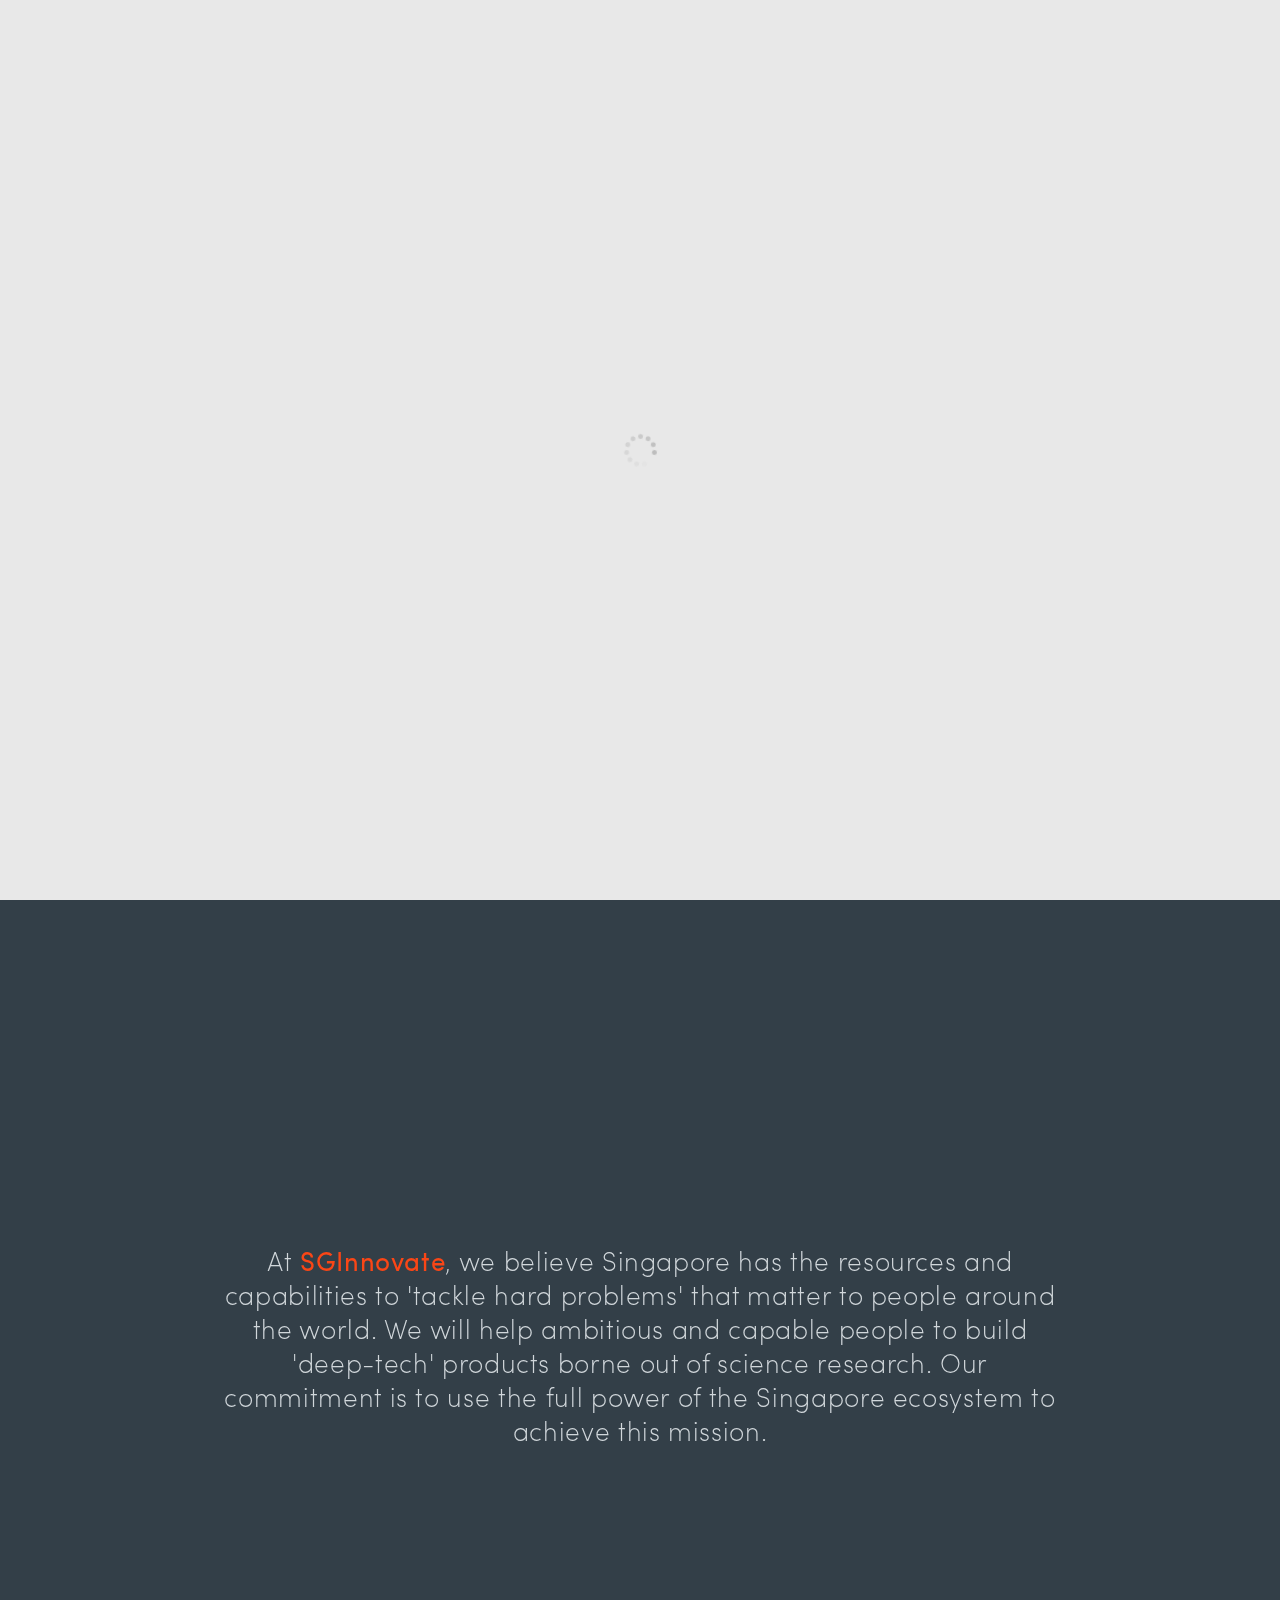
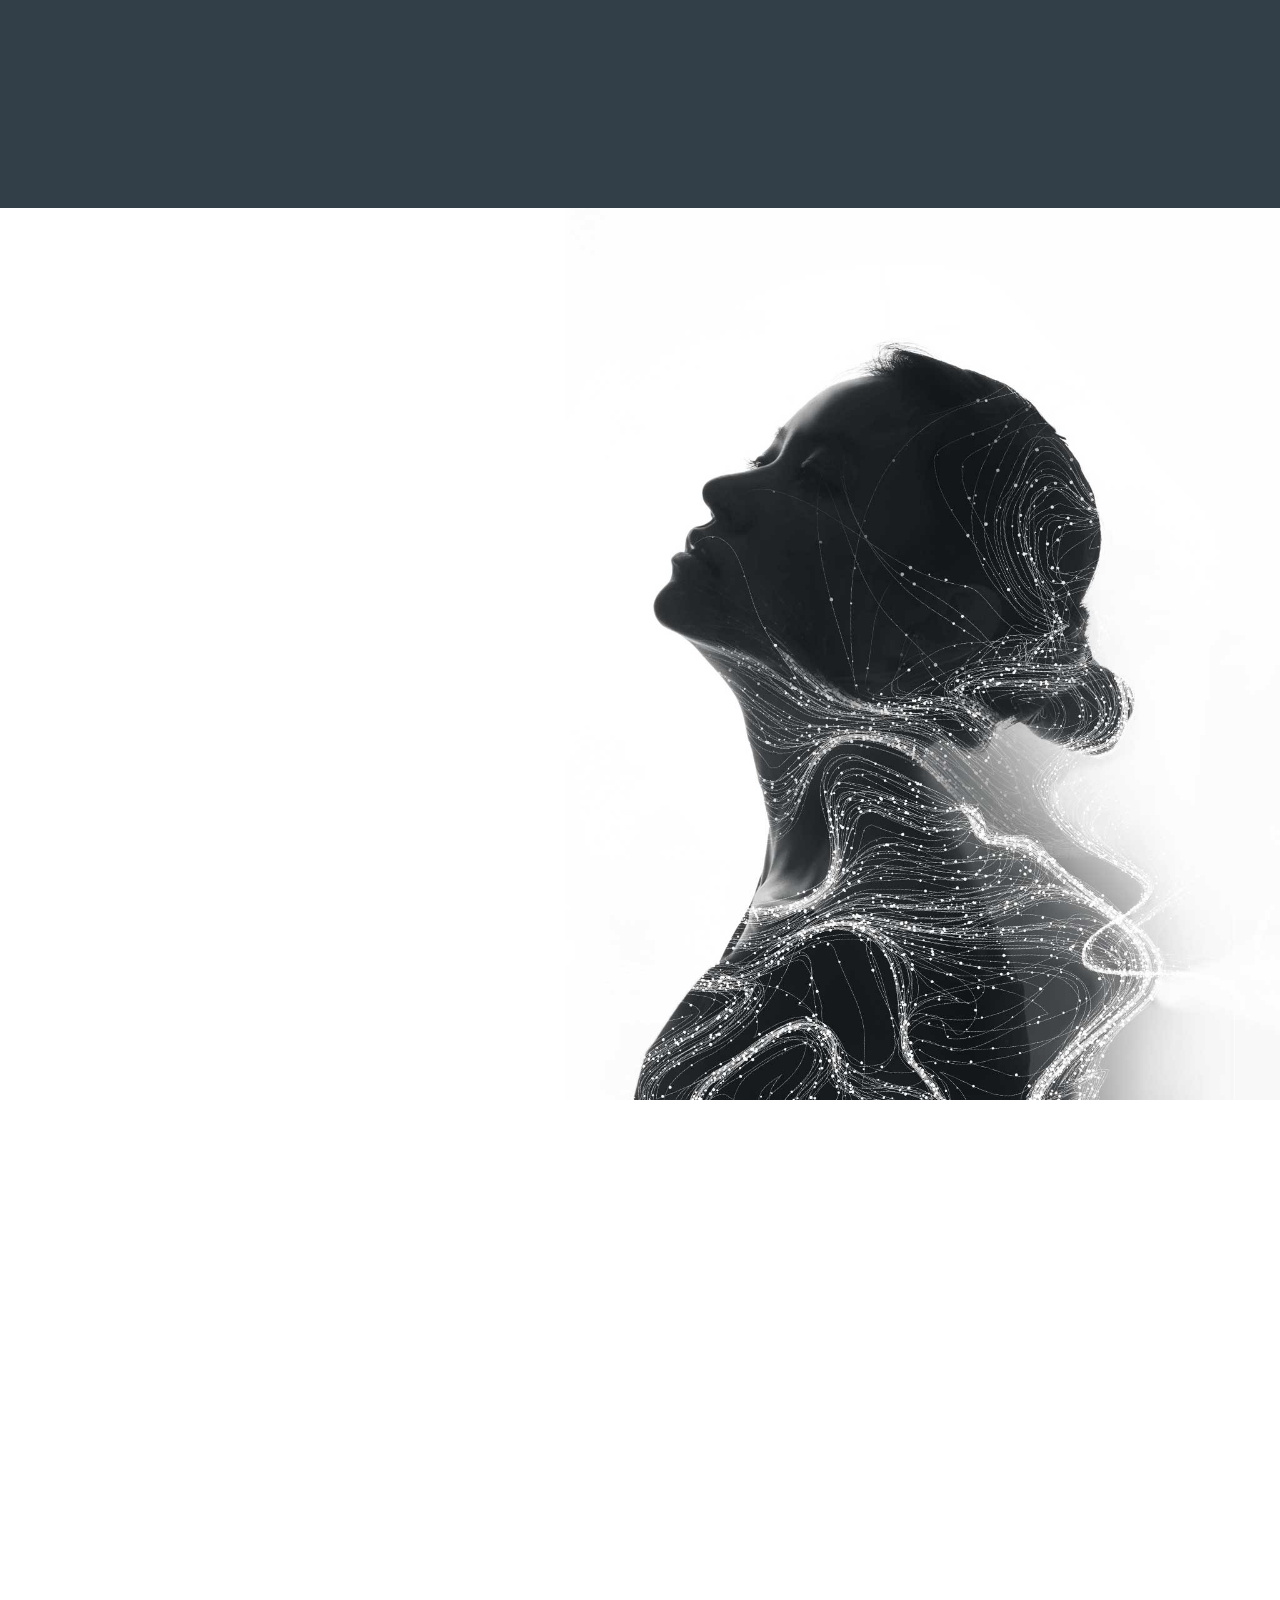
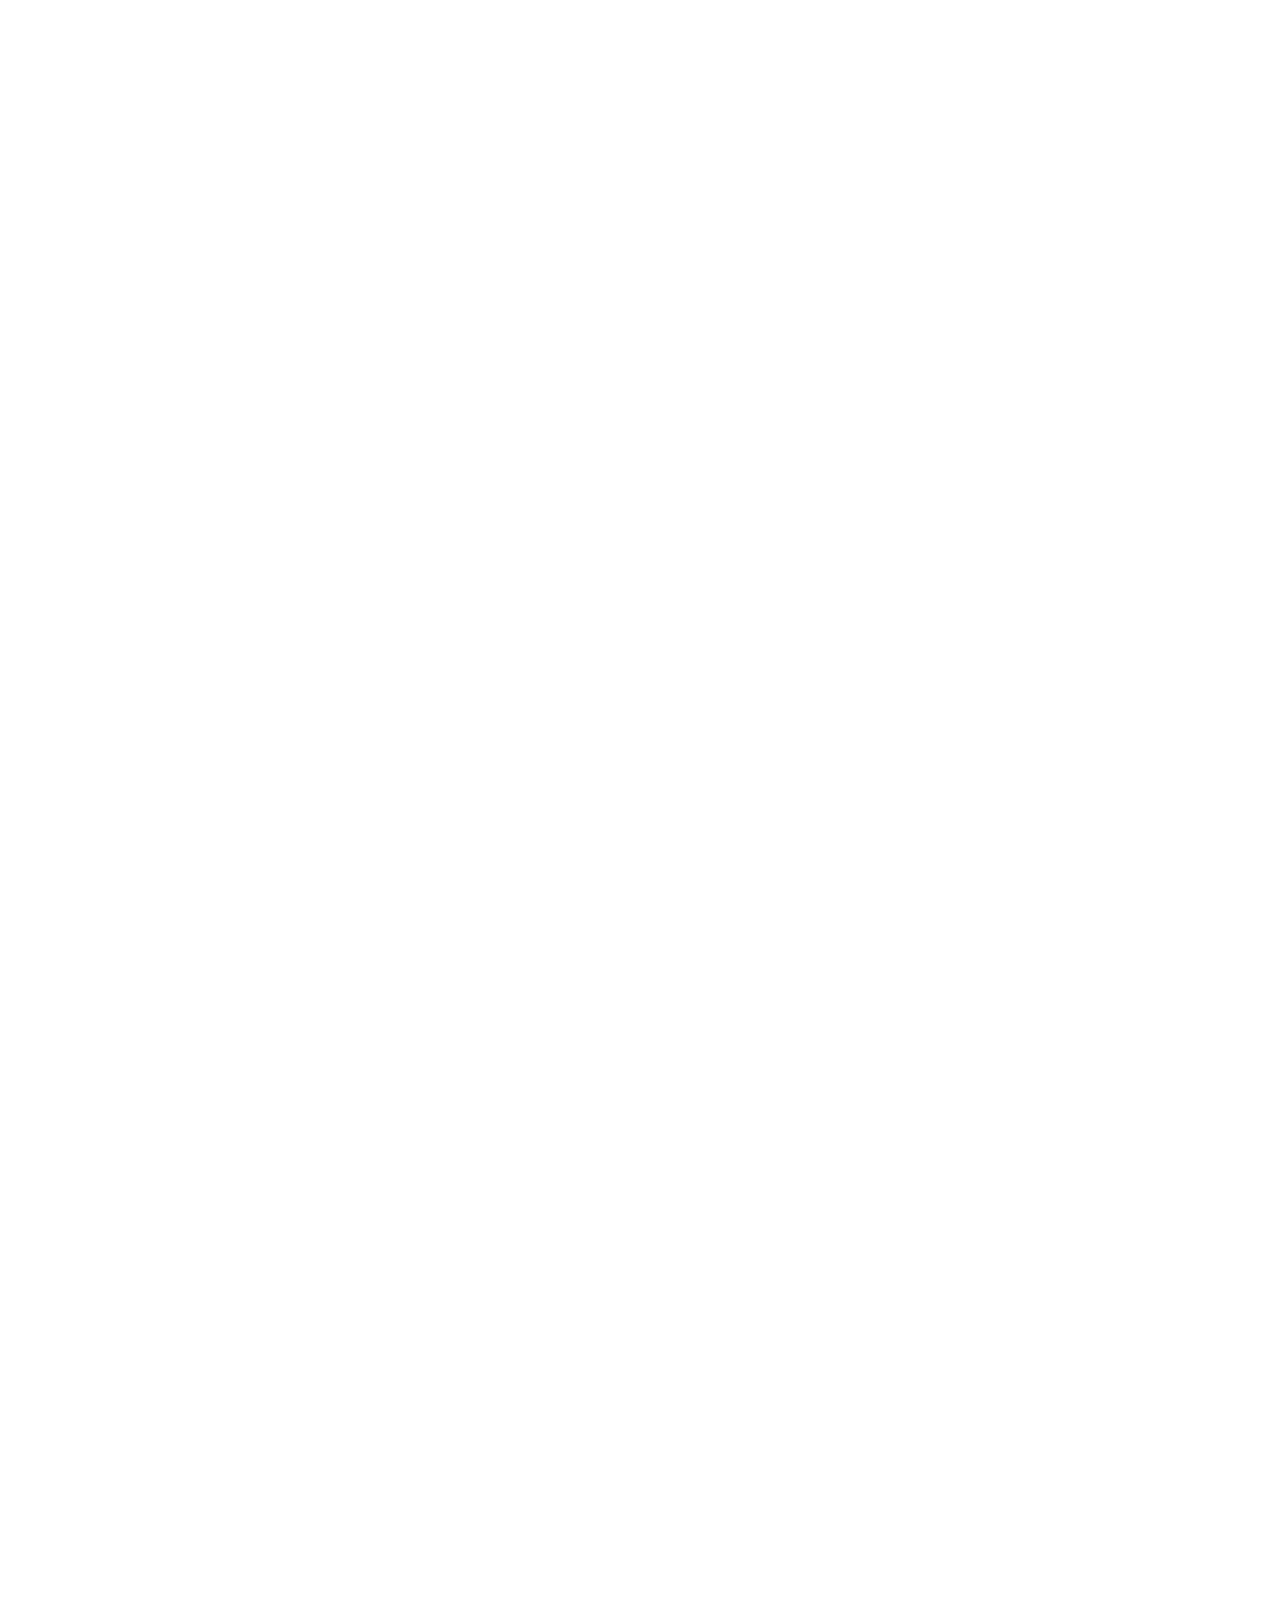
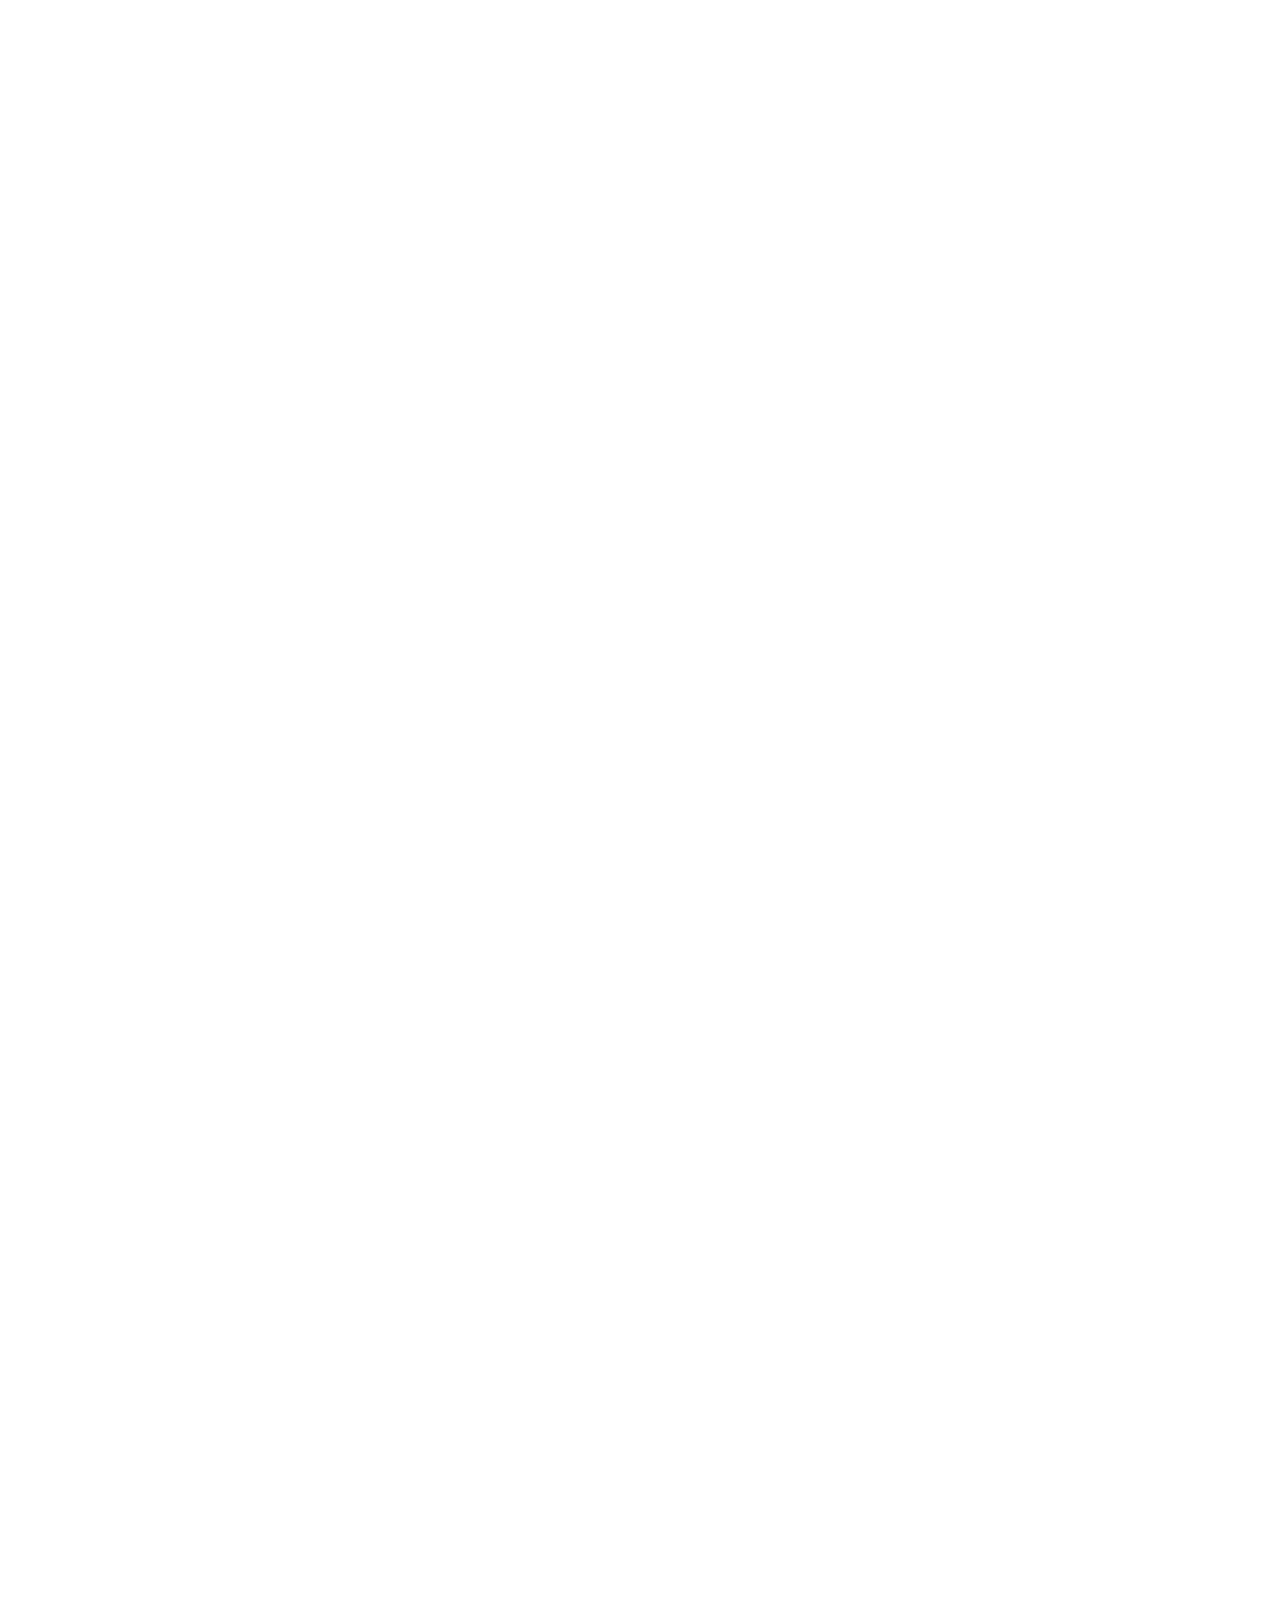
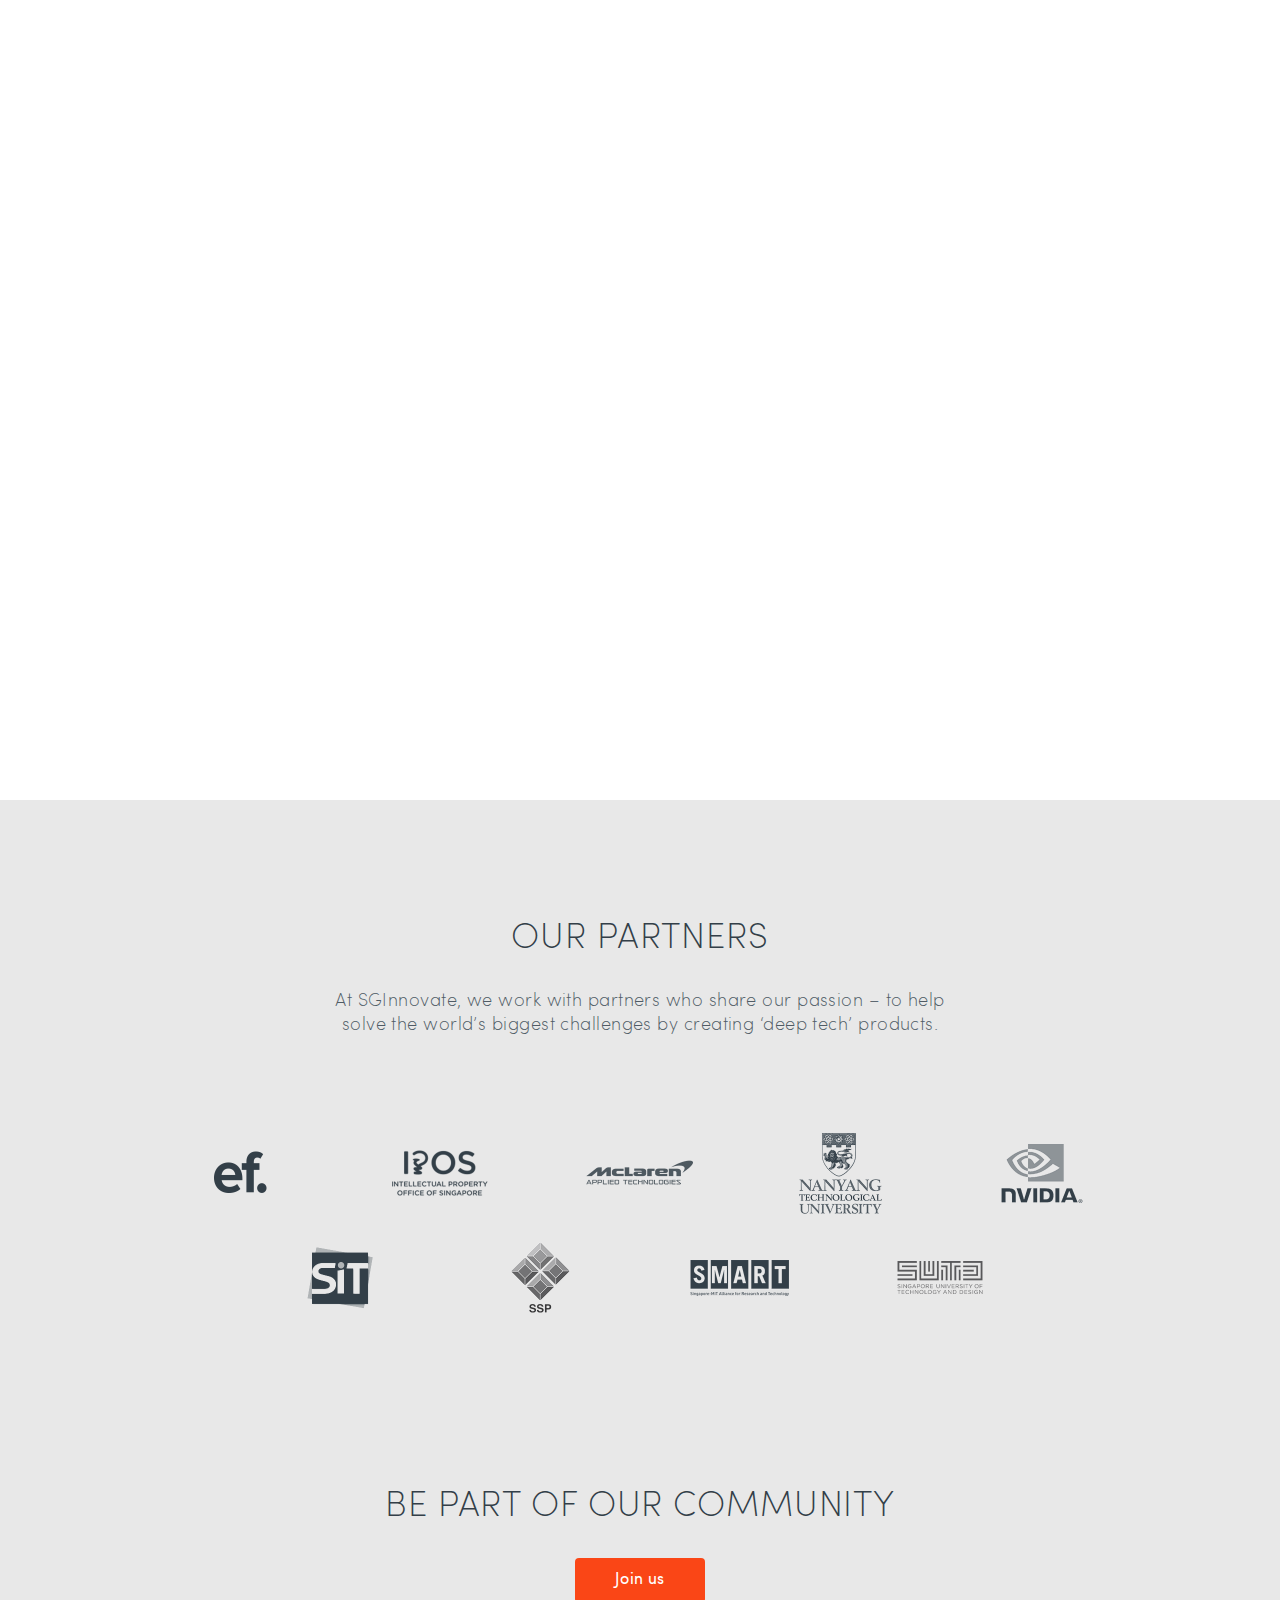
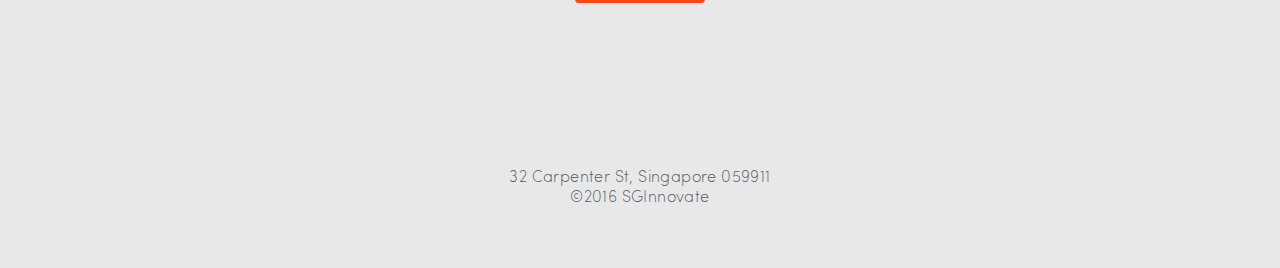
<file: index.html>
<!DOCTYPE html><html class="no-js overflow-hidden"><head><meta charset="utf-8"><meta name="description" content="SGInnovate believes in 'systems thinking' - that all systems are made up of inter-connected parts and that good connectivity between the parts is vital for the system to operate powerfully. Singapore has the resources to do anything, and SGInnovate will connect these best resources to create one powerful ecosystem."><meta name="author" content="sgi"><meta name="keywords" content="sg, innovate, singapore, sginnovate"><meta name="viewport" content="width=device-width, initial-scale=1.0, minimum-scale=1.0, maximum-scale=1.0, user-scalable=no"><link href="css/main.css" rel="stylesheet"><link rel="apple-touch-icon" sizes="60x60" href="/images/favicon/apple-icon-60x60.png"><link rel="apple-touch-icon" sizes="72x72" href="/images/favicon/apple-icon-72x72.png"><link rel="apple-touch-icon" sizes="76x76" href="/images/favicon/apple-icon-76x76.png"><link rel="apple-touch-icon" sizes="114x114" href="/images/favicon/apple-icon-114x114.png"><link rel="apple-touch-icon" sizes="120x120" href="/images/favicon/apple-icon-120x120.png"><link rel="apple-touch-icon" sizes="144x144" href="/images/favicon/apple-icon-144x144.png"><link rel="apple-touch-icon" sizes="152x152" href="/images/favicon/apple-icon-152x152.png"><link rel="apple-touch-icon" sizes="180x180" href="/images/favicon/apple-icon-180x180.png"><link rel="icon" type="image/png" sizes="192x192" href="/images/favicon/android-icon-192x192.png"><link rel="icon" type="image/png" sizes="32x32" href="/images/favicon/favicon-32x32.png"><link rel="icon" type="image/png" sizes="96x96" href="/images/favicon/favicon-96x96.png"><link rel="icon" type="image/png" sizes="16x16" href="/images/favicon/favicon-16x16.png"><link rel="manifest" href="/images/favicon/manifest.json"><meta name="msapplication-TileColor" content="#ffffff"><meta name="msapplication-TileImage" content="/images/favicon/ms-icon-144x144.png"><meta property="og:type" content="website"><meta property="og:title" content="SGInnovate"><meta property="og:description" content="SGInnovate believes in 'systems thinking' - that all systems are made up of inter-connected parts and that good connectivity between the parts is vital for the system to operate powerfully. Singapore has the resources to do anything, and SGInnovate will connect these best resources to create one powerful ecosystem."><meta property="og:image" content="http://stg-hold.sginnovate.com/images/common/sginnovate-fb-share.jpg"><meta property="og:image" content="http://stg-hold.sginnovate.com/images/common/sginnovate-fb-share-2.jpg"><meta property="og:image" content="http://stg-hold.sginnovate.com/images/common/sginnovate-fb-share-3.jpg"><meta property="og:image:width" content="1200"><meta property="og:image:height" content="630"><meta property="og:image:type" content="image/jpeg"><meta name="theme-color" content="#ffffff"><title>SGInnovate</title></head><body><div id="app"><section id="home" class="section section-splash unhold"><header class="header"><div class="logo"></div></header><div class="slickjs"><div class="db"><div class="db-content"><div class="db-bg-holder"><div class="db-bg db-bg-1"></div></div><div class="db-fg-holder"><div class="db-fg db-fg-1"></div></div></div></div><div class="db"><div class="db-content"><div class="db-bg-holder"><div class="db-bg db-bg-2"></div></div><div class="db-fg-holder"><div class="db-fg db-fg-2"></div></div></div></div><div class="db"><div class="db-content"><div class="db-bg-holder"><div class="db-bg db-bg-3"></div></div><div class="db-fg-holder"><div class="db-fg db-fg-3"></div></div></div></div></div><nav class="exposure-nav"><h1 class="exposure-title"><span>Accelerating</span> Innovation</h1><ul class="exposure-nav-list"><li class="exposure-nav-item"><div class="exposure-nav-item-loader"></div></li><li class="exposure-nav-item"><div class="exposure-nav-item-loader"></div></li><li class="exposure-nav-item"><div class="exposure-nav-item-loader"></div></li></ul></nav><div class="arrow-bounds"><div class="arrow"><a href="#introduction" class="arrow-link"></a></div></div></section><div id="intro-arrow"><div class="title">Explore the ecosystem</div><div class="arrow-bounds"><div class="arrow"><a href="#investment-capital" class="arrow-link"></a></div></div></div><section id="introduction" class="section hold"><div id="dotty"><canvas id="canvas"></canvas></div><div class="grid-slide"><div class="tablefix"><div class="tablefix-cell"><div class="grid-slide-content"><h2 class="grid-slide-desc grid-slide-intro">At<span> SGInnovate</span>, we believe Singapore has the resources and capabilities to 'tackle hard problems' that matter to people around the world. We will help ambitious and capable people to build 'deep-tech' products borne out of science research. Our commitment is to use the full power of the Singapore ecosystem to achieve this mission.</h2></div></div></div></div></section><section id="investment-capital" class="section hold"><div class="grid-slide"><div class="tablefix"><div class="tablefix-cell"><div class="grid-slide-content"><h3 class="grid-slide-title">Investment Capital</h3><h2 class="grid-slide-desc">$1b+ of private-market funds and another $1b+ of public-sector funds.</h2></div></div></div></div></section><section id="corporate-backing" class="section hold"><div class="grid-slide"><div class="tablefix"><div class="tablefix-cell"><div class="grid-slide-content"><h3 class="grid-slide-title">Corporate Backing</h3><h2 class="grid-slide-desc">Over 7000 regional and global corporations who represent go-to-market help, joint product development, investment funding and possible exits.</h2></div></div></div></div></section><section id="research" class="section hold"><div class="grid-slide"><div class="tablefix"><div class="tablefix-cell"><div class="grid-slide-content"><h3 class="grid-slide-title">Research</h3><h2 class="grid-slide-desc">$19b committed to research spend through 2020, in areas such as advanced manufacturing, health and biomed sciences, urban solutions and sustainability. Singapore was ranked 1st worldwide for innovation input in the Global Innovation Index 2016.</h2></div></div></div></div></section><section id="government" class="section hold"><div class="grid-slide"><div class="tablefix"><div class="tablefix-cell"><div class="grid-slide-content"><h3 class="grid-slide-title">GOVERNMENT</h3><h2 class="grid-slide-desc">Strong and stable government, committed to encouraging innovation and entrepreneurship through a combination of financial tools and regulatory frameworks.</h2></div></div></div></div></section><section id="technical-universities" class="section hold"><div class="grid-slide"><div class="tablefix"><div class="tablefix-cell"><div class="grid-slide-content"><h3 class="grid-slide-title">INSTITUTES OF HIGHER LEARNING</h3><h2 class="grid-slide-desc">Of the top 15 globally-ranked universities, two are in Singapore.</h2></div></div></div></div></section><section id="overview" class="section hold"><div class="grid-slide"><div class="tablefix"><div class="tablefix-cell"><ul class="grid-slide-list"><li class="grid-slide-item"><a href="#introduction" class="grid-slide-link"></a></li><li class="grid-slide-item"><a href="#investment-capital" class="grid-slide-link">Investment Capital</a></li><li class="grid-slide-item"><a href="#corporate-backing" class="grid-slide-link">Corporate Backing</a></li><li class="grid-slide-item"><a href="#research" class="grid-slide-link">Research</a></li><li class="grid-slide-item"><a href="#government" class="grid-slide-link">GOVERNMENT</a></li><li class="grid-slide-item"><a href="#technical-universities" class="grid-slide-link">INSTITUTES OF HIGHER LEARNING</a></li><li class="grid-slide-item"><a href="#overview" class="grid-slide-link"></a></li></ul></div></div></div></section><section id="partners" class="section unhold section-partners"><div class="footer"><div class="container"><div class="row"><div class="col-sm-12"><div class="partners-text"><h2 class="partners-title">Our Partners</h2><p class="partners-description">At SGInnovate, we work with partners who share our passion – to help solve the world’s biggest challenges by creating ‘deep tech’ products.</p></div></div></div><div class="row-centered"><div class="col-centered"><div class="partners-logo"><div class="tablefix"><div class="tablefix-cell"><div class="partners-logo-link"><img src="images/common/logo-ef@2x.png" alt="logo ef" width="55" height="45" class="partners-img bw"><img src="images/common/logo-ef@2x.png" alt="logo ef" width="55" height="45" class="partners-img color"></div></div></div></div></div><div class="col-centered"><div class="partners-logo"><div class="tablefix"><div class="tablefix-cell"><div class="partners-logo-link"><img src="images/common/logo-ipos@2x.png" alt="logo ipos" width="100" height="50" class="partners-img bw"><img src="images/common/logo-ipos@2x.png" alt="logo ipos" width="100" height="50" class="partners-img color"></div></div></div></div></div><div class="col-centered"><div class="partners-logo"><div class="tablefix"><div class="tablefix-cell"><div class="partners-logo-link"><img src="images/common/logo-mclaren@2x.png" alt="logo mclaren" width="110" height="25" class="partners-img bw"><img src="images/common/logo-mclaren-color@2x.png" alt="logo mclaren" width="110" height="25" class="partners-img color"></div></div></div></div></div><div class="col-centered"><div class="partners-logo"><div class="tablefix"><div class="tablefix-cell"><div class="partners-logo-link"><img src="images/common/logo-ntu@2x.png" alt="logo ntu" width="90" height="90" class="partners-img bw"><img src="images/common/logo-ntu-color@2x.png" alt="logo ntu" width="90" height="90" class="partners-img color"></div></div></div></div></div><div class="col-centered"><div class="partners-logo"><div class="tablefix"><div class="tablefix-cell"><div class="partners-logo-link"><img src="images/common/logo-nvidia@2x.png" alt="logo nvidia" width="90" height="90" class="partners-img bw"><img src="images/common/logo-nvidia-color@2x.png" alt="logo nvidia" width="90" height="90" class="partners-img color"></div></div></div></div></div><div class="col-centered"><div class="partners-logo"><div class="tablefix"><div class="tablefix-cell"><div class="partners-logo-link"><img src="images/common/logo-sit@2x.png" alt="logo sit" width="90" height="90" class="partners-img bw"><img src="images/common/logo-sit-color@2x.png" alt="logo sit" width="90" height="90" class="partners-img color"></div></div></div></div></div><div class="col-centered"><div class="partners-logo"><div class="tablefix"><div class="tablefix-cell"><div class="partners-logo-link"><img src="images/common/logo-ssp@2x.png" alt="logo spp" width="65" height="75" class="partners-img bw"><img src="images/common/logo-ssp-color@2x.png" alt="logo spp" width="65" height="75" class="partners-img color"></div></div></div></div></div><div class="col-centered"><div class="partners-logo"><div class="tablefix"><div class="tablefix-cell"><div class="partners-logo-link"><img src="images/common/logo-smart@2x.png" alt="logo smart" width="100" height="40" class="partners-img bw"><img src="images/common/logo-smart@2x.png" alt="logo smart" width="100" height="40" class="partners-img color"></div></div></div></div></div><div class="col-centered"><div class="partners-logo"><div class="tablefix"><div class="tablefix-cell"><div class="partners-logo-link"><img src="images/common/logo-sutd@2x.png" alt="logo sutd" width="90" height="35" class="partners-img bw"><img src="images/common/logo-sutd@2x.png" alt="logo sutd" width="90" height="35" class="partners-img color"></div></div></div></div></div></div><div class="row"><div class="col-sm-12"><div class="community"><h2 class="partners-title">BE PART OF OUR COMMUNITY</h2><a href=" https://goo.gl/forms/mUQYJwbqkZqhSMEM2" class="community-link">Join us</a></div></div></div><div class="row"><div class="col-sm-12"><div class="footer-address"><div class="footer-text"><p>32 Carpenter St, Singapore 059911</p><p>©2016 SGInnovate</p></div></div></div></div></div></div></section></div><div id="preloader"><div id="canvasloader-container" class="wrapper"></div></div><script src="scripts/app.js"></script><script>console.log('window.location.hostname', window.location.hostname);
var id = 'UA-xxxxxx-x';
switch (window.location.hostname) {
	case 'dev-hold.sginnovate.com':
		id = 'UA-86146389-2';
		break;
	case 'stg-hold.sginnovate.com':
		id = 'UA-86146389-3';
		break;
	case 'sginnovate.com':
		id = 'UA-86146389-1';
		break;
	case 'www.sginnovate.com':
		id = 'UA-86146389-1';
		break;
}
(function(i,s,o,g,r,a,m){i['GoogleAnalyticsObject']=r;i[r]=i[r]||function(){
(i[r].q=i[r].q||[]).push(arguments)},i[r].l=1*new Date();a=s.createElement(o),
m=s.getElementsByTagName(o)[0];a.async=1;a.src=g;m.parentNode.insertBefore(a,m)
})(window,document,'script','https://www.google-analytics.com/analytics.js','ga');
ga('create', id, 'auto');
ga('send', 'pageview');
</script>
</body></html>
</file>
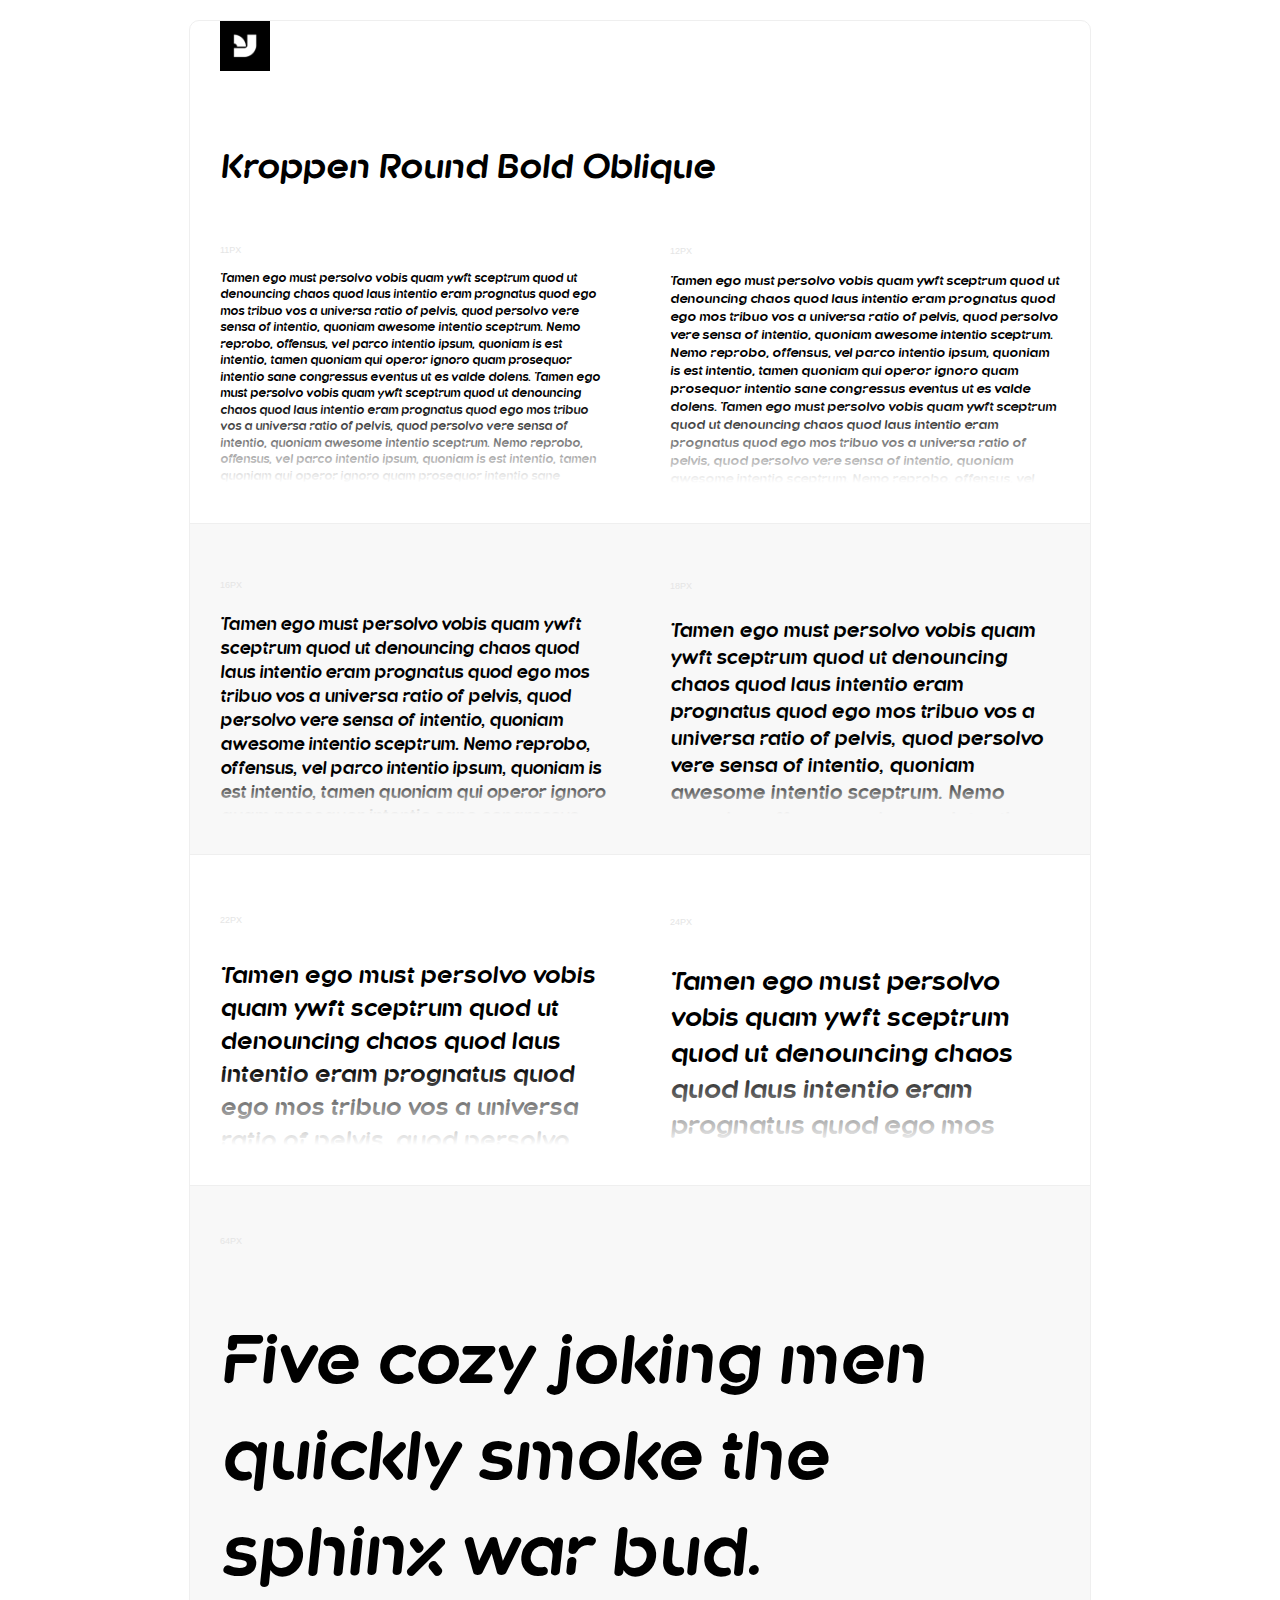
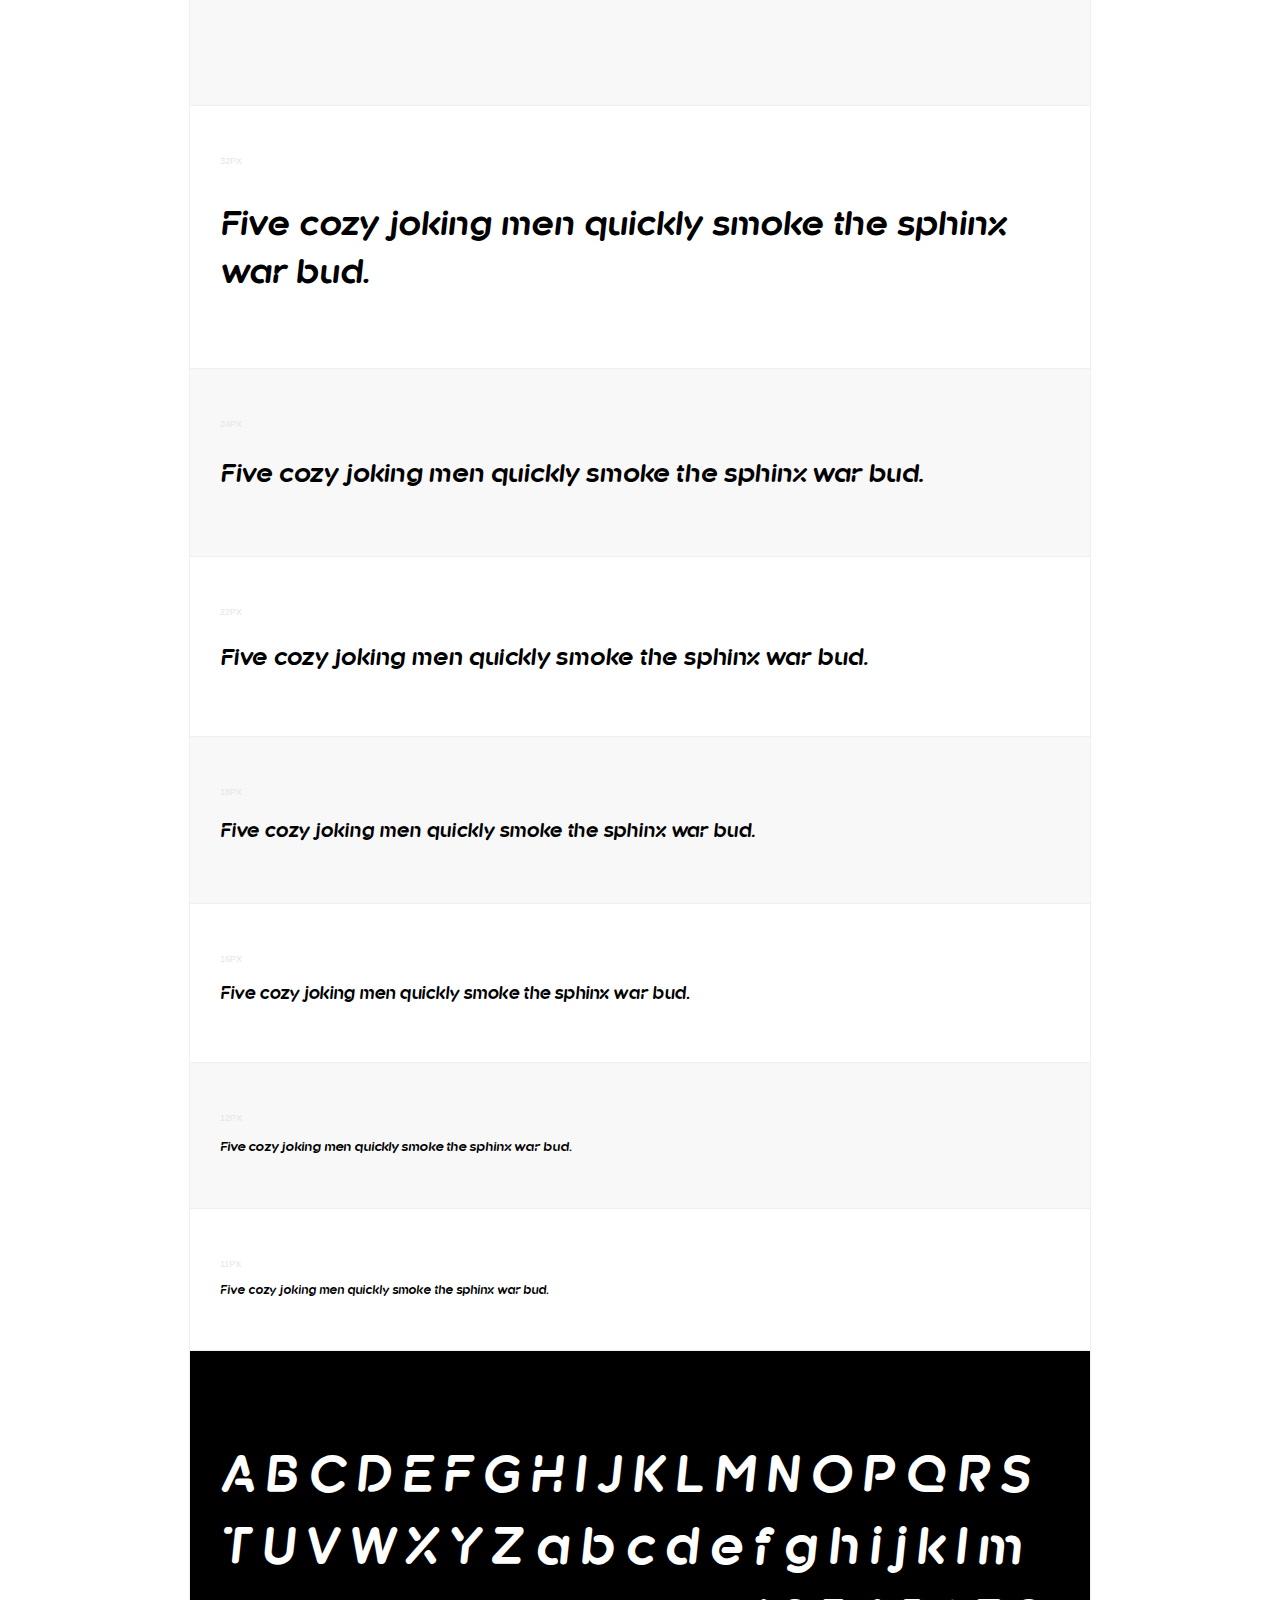
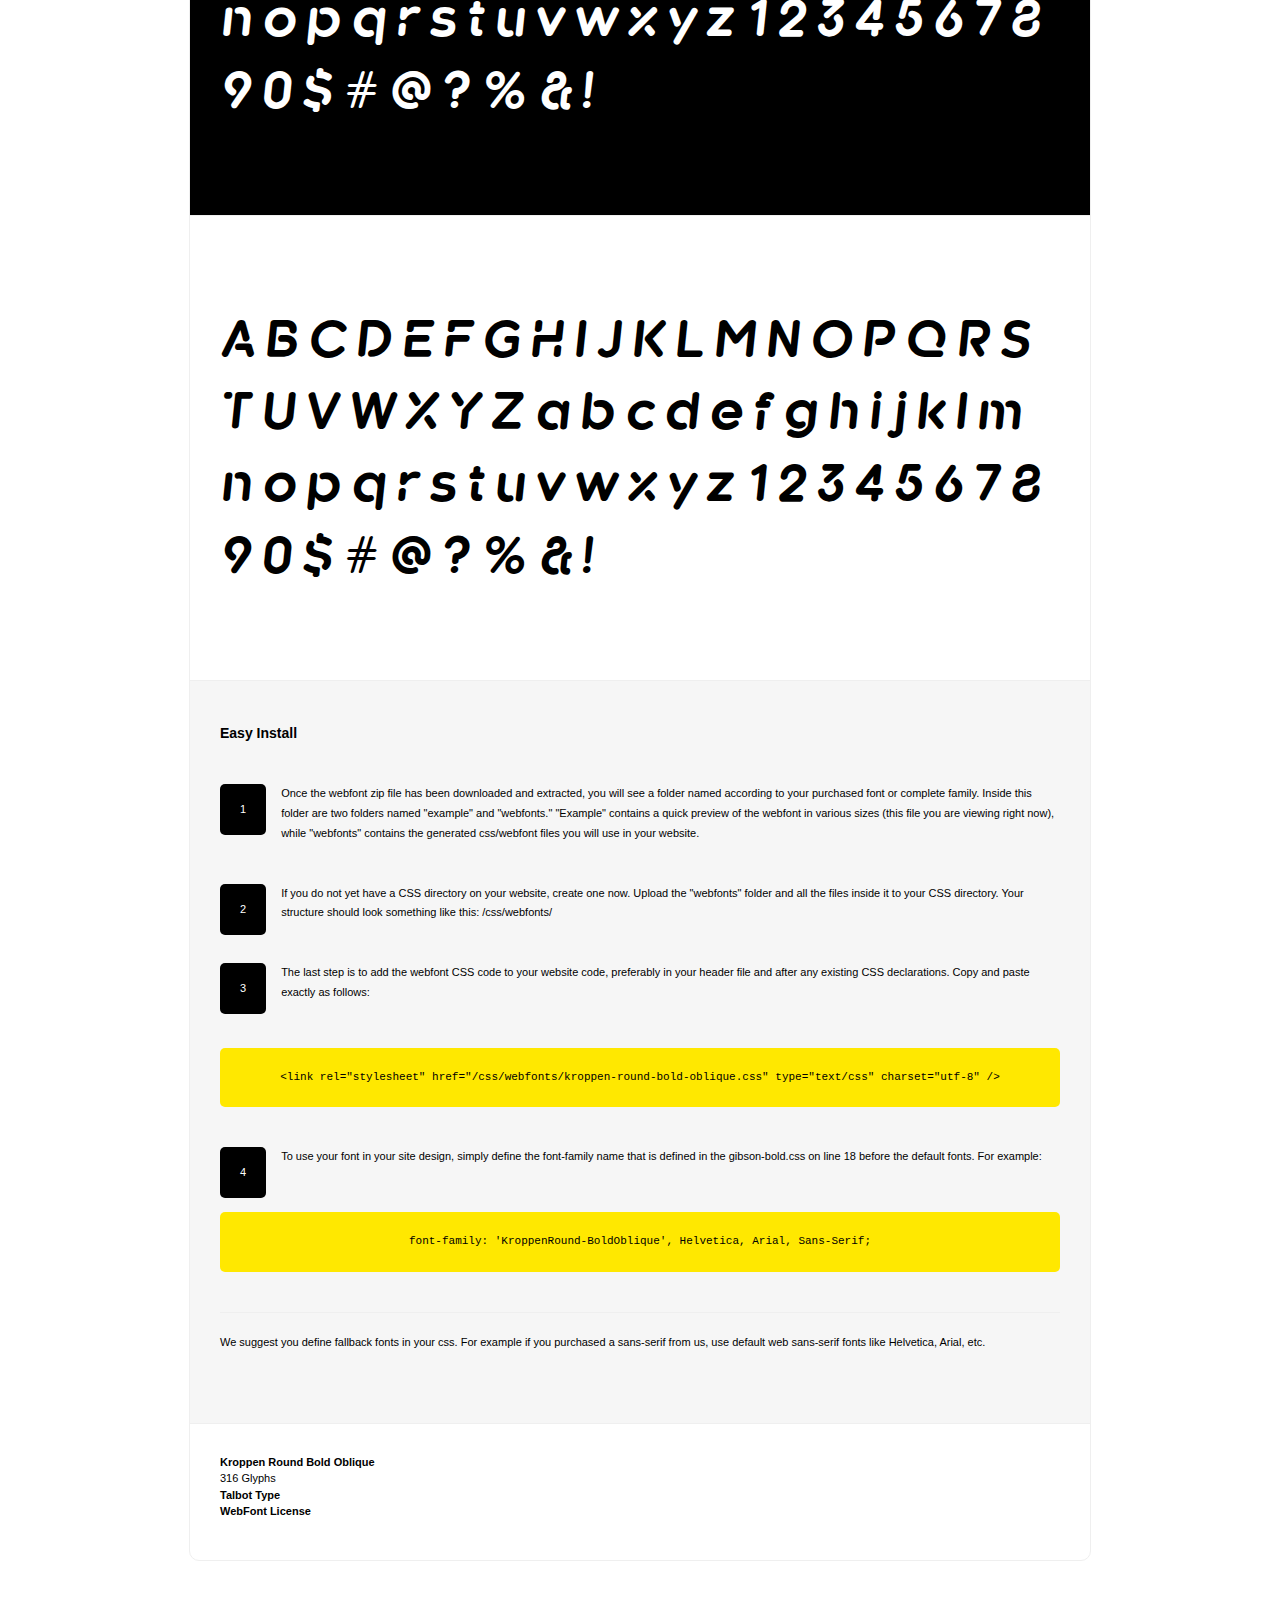
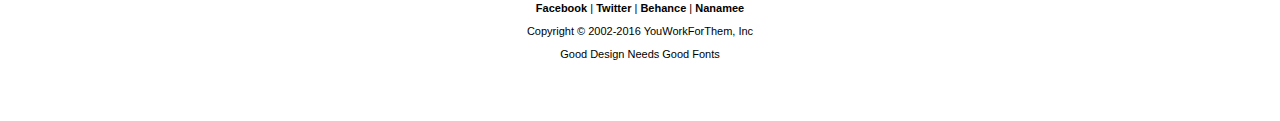
<file: fonts/kroppen-round-full/kroppen-round-bold-oblique/example.html>
<!DOCTYPE html PUBLIC "-//W3C//DTD XHTML 1.0 Strict//EN" "http://www.w3.org/TR/xhtml1/DTD/xhtml1-strict.dtd">
<html xmlns="http://www.w3.org/1999/xhtml" xml:lang="en" lang="en">

<head>

<title>KroppenRound-BoldOblique - YouWorkForThem</title>

<meta http-equiv="Content-Type" content="text/html; charset=UTF-8">

<link rel="stylesheet" type="text/css" href="example/example.css">
<link rel="stylesheet" type="text/css" href="webfonts/kroppen-round-bold-oblique.css">
<style type="text/css">
#content { 
	font-family: 'KroppenRound-BoldOblique', Helvetica, Arial, Sans-Serif;
	
}
</style>

</head>

<body>
<div id="wrapper">
	<div class="inner">
	
		<div class="logo">
			<a href="https://www.youworkforthem.com"><img border="0" alt="YouWorkForThem" src="example/logo.png" height="50px" width="50px"></a>
		</div>
	
		<div id="content">
			<h1>Kroppen Round Bold Oblique</h1>
			
			<div id="textBlock">
					<div class="textBlockA s11">
						<p class="size">11px</p>
						<p>
						Tamen ego must persolvo vobis quam ywft sceptrum quod ut denouncing chaos quod laus intentio eram prognatus quod ego mos tribuo vos a universa ratio of pelvis, quod persolvo vere sensa of intentio, quoniam awesome intentio sceptrum. Nemo reprobo, offensus, vel parco intentio ipsum, quoniam is est intentio, tamen quoniam qui operor ignoro quam prosequor intentio sane congressus eventus ut es valde dolens. Tamen ego must persolvo vobis quam ywft sceptrum quod ut denouncing chaos quod laus intentio eram prognatus quod ego mos tribuo vos a universa ratio of pelvis, quod persolvo vere sensa of intentio, quoniam awesome intentio sceptrum. Nemo reprobo, offensus, vel parco intentio ipsum, quoniam is est intentio, tamen quoniam qui operor ignoro quam prosequor intentio sane congressus eventus ut es valde dolens. Tamen ego must persolvo vobis quam ywft sceptrum quod ut denouncing chaos quod laus intentio eram prognatus quod ego mos tribuo vos a universa ratio of pelvis, quod persolvo vere sensa of intentio, quoniam awesome intentio sceptrum. Nemo reprobo, offensus, vel parco intentio ipsum, quoniam is est intentio, tamen quoniam qui operor ignoro quam prosequor intentio sane congressus eventus ut es valde dolens. Tamen ego must persolvo vobis quam ywft sceptrum quod ut denouncing chaos quod laus intentio eram prognatus quod ego mos tribuo vos a universa ratio of pelvis, quod persolvo vere sensa of intentio, quoniam awesome intentio sceptrum. Nemo reprobo, offensus, vel parco intentio ipsum, quoniam is est intentio, tamen quoniam qui operor ignoro quam prosequor intentio sane congressus eventus ut es valde dolens.
						</p>
						<p class="fade"></p>
					</div>
					<div class="textBlockB s12">
						<p class="size">12px</p>
						<p>
						Tamen ego must persolvo vobis quam ywft sceptrum quod ut denouncing chaos quod laus intentio eram prognatus quod ego mos tribuo vos a universa ratio of pelvis, quod persolvo vere sensa of intentio, quoniam awesome intentio sceptrum. Nemo reprobo, offensus, vel parco intentio ipsum, quoniam is est intentio, tamen quoniam qui operor ignoro quam prosequor intentio sane congressus eventus ut es valde dolens. Tamen ego must persolvo vobis quam ywft sceptrum quod ut denouncing chaos quod laus intentio eram prognatus quod ego mos tribuo vos a universa ratio of pelvis, quod persolvo vere sensa of intentio, quoniam awesome intentio sceptrum. Nemo reprobo, offensus, vel parco intentio ipsum, quoniam is est intentio, tamen quoniam qui operor ignoro quam prosequor intentio sane congressus eventus ut es valde dolens. Tamen ego must persolvo vobis quam ywft sceptrum quod ut denouncing chaos quod laus intentio eram prognatus quod ego mos tribuo vos a universa ratio of pelvis, quod persolvo vere sensa of intentio, quoniam awesome intentio sceptrum. Nemo reprobo, offensus, vel parco intentio ipsum, quoniam is est intentio, tamen quoniam qui operor ignoro quam prosequor intentio sane congressus eventus ut es valde dolens. Tamen ego must persolvo vobis quam ywft sceptrum quod ut denouncing chaos quod laus intentio eram prognatus quod ego mos tribuo vos a universa ratio of pelvis, quod persolvo vere sensa of intentio, quoniam awesome intentio sceptrum. Nemo reprobo, offensus, vel parco intentio ipsum, quoniam is est intentio, tamen quoniam qui operor ignoro quam prosequor intentio sane congressus eventus ut es valde dolens.
						</p>
						<p class="fade"></p>
					</div>
				<div class="clear"></div>
			</div>
				
				
			<div id="textBlock" class="altcolor">
					<div class="textBlockA s16">
						<p class="size">16px</p>
						<p>
						Tamen ego must persolvo vobis quam ywft sceptrum quod ut denouncing chaos quod laus intentio eram prognatus quod ego mos tribuo vos a universa ratio of pelvis, quod persolvo vere sensa of intentio, quoniam awesome intentio sceptrum. Nemo reprobo, offensus, vel parco intentio ipsum, quoniam is est intentio, tamen quoniam qui operor ignoro quam prosequor intentio sane congressus eventus ut es valde dolens. Tamen ego must persolvo vobis quam ywft sceptrum quod ut denouncing chaos quod laus intentio eram prognatus quod ego mos tribuo vos a universa ratio of pelvis, quod persolvo vere sensa of intentio, quoniam awesome intentio sceptrum. Nemo reprobo, offensus, vel parco intentio ipsum, quoniam is est intentio, tamen quoniam qui operor ignoro quam prosequor intentio sane congressus eventus ut es valde dolens. Tamen ego must persolvo vobis quam ywft sceptrum quod ut denouncing chaos quod laus intentio eram prognatus quod ego mos tribuo vos a universa ratio of pelvis, quod persolvo vere sensa of intentio, quoniam awesome intentio sceptrum. Nemo reprobo, offensus, vel parco intentio ipsum, quoniam is est intentio, tamen quoniam qui operor ignoro quam prosequor intentio sane congressus eventus ut es valde dolens.
						</p>
						<p class="fade"></p>
					</div>
					<div class="textBlockB s18">
						<p class="size">18px</p>
						<p>
						Tamen ego must persolvo vobis quam ywft sceptrum quod ut denouncing chaos quod laus intentio eram prognatus quod ego mos tribuo vos a universa ratio of pelvis, quod persolvo vere sensa of intentio, quoniam awesome intentio sceptrum. Nemo reprobo, offensus, vel parco intentio ipsum, quoniam is est intentio, tamen quoniam qui operor ignoro quam prosequor intentio sane congressus eventus ut es valde dolens. Tamen ego must persolvo vobis quam ywft sceptrum quod ut denouncing chaos quod laus intentio eram prognatus quod ego mos tribuo vos a universa ratio of pelvis, quod persolvo vere sensa of intentio, quoniam awesome intentio sceptrum. Nemo reprobo, offensus, vel parco intentio ipsum, quoniam is est intentio, tamen quoniam qui operor ignoro quam prosequor intentio sane congressus eventus ut es valde dolens. Tamen ego must persolvo vobis quam ywft sceptrum quod ut denouncing chaos quod laus intentio eram prognatus quod ego mos tribuo vos a universa ratio of pelvis, quod persolvo vere sensa of intentio, quoniam awesome intentio sceptrum. Nemo reprobo, offensus, vel parco intentio ipsum, quoniam is est intentio, tamen quoniam qui operor ignoro quam prosequor intentio sane congressus eventus ut es valde dolens.
						</p>
						<p class="fade"></p>
					</div>
					<div class="clear"></div>
			</div>
			
			
			<div id="textBlock">
				<div class="textBlockA s22">
					<p class="size">22px</p>
					<p>
					Tamen ego must persolvo vobis quam ywft sceptrum quod ut denouncing chaos quod laus intentio eram prognatus quod ego mos tribuo vos a universa ratio of pelvis, quod persolvo vere sensa of intentio, quoniam awesome intentio sceptrum. Nemo reprobo, offensus, vel parco intentio ipsum, quoniam is est intentio, tamen quoniam qui operor ignoro quam prosequor intentio sane congressus eventus ut es valde dolens. Tamen ego must persolvo vobis quam ywft sceptrum quod ut denouncing chaos quod laus intentio eram prognatus quod ego mos tribuo vos a universa ratio of pelvis, quod persolvo vere sensa of intentio, quoniam awesome intentio sceptrum. Nemo reprobo, offensus, vel parco intentio ipsum, quoniam is est intentio, tamen quoniam qui operor ignoro quam prosequor intentio sane congressus eventus ut es valde dolens. Tamen ego must persolvo vobis quam ywft sceptrum quod ut denouncing chaos quod laus intentio eram prognatus quod ego mos tribuo vos a universa ratio of pelvis, quod persolvo vere sensa of intentio, quoniam awesome intentio sceptrum. Nemo reprobo, offensus, vel parco intentio ipsum, quoniam is est intentio, tamen quoniam qui operor ignoro quam prosequor intentio sane congressus eventus ut es valde dolens.
					</p>
					<p class="fade"></p>
				</div>
				<div class="textBlockB s24">
					<p class="size">24px</p>
					<p>
					Tamen ego must persolvo vobis quam ywft sceptrum quod ut denouncing chaos quod laus intentio eram prognatus quod ego mos tribuo vos a universa ratio of pelvis, quod persolvo vere sensa of intentio, quoniam awesome intentio sceptrum. Nemo reprobo, offensus, vel parco intentio ipsum, quoniam is est intentio, tamen quoniam qui operor ignoro quam prosequor intentio sane congressus eventus ut es valde dolens. Tamen ego must persolvo vobis quam ywft sceptrum quod ut denouncing chaos quod laus intentio eram prognatus quod ego mos tribuo vos a universa ratio of pelvis, quod persolvo vere sensa of intentio, quoniam awesome intentio sceptrum. Nemo reprobo, offensus, vel parco intentio ipsum, quoniam is est intentio, tamen quoniam qui operor ignoro quam prosequor intentio sane congressus eventus ut es valde dolens. Tamen ego must persolvo vobis quam ywft sceptrum quod ut denouncing chaos quod laus intentio eram prognatus quod ego mos tribuo vos a universa ratio of pelvis, quod persolvo vere sensa of intentio, quoniam awesome intentio sceptrum. Nemo reprobo, offensus, vel parco intentio ipsum, quoniam is est intentio, tamen quoniam qui operor ignoro quam prosequor intentio sane congressus eventus ut es valde dolens.
					</p>
					<p class="fade"></p>
				</div>
				<div class="clear"></div>
			</div>
			
			
			<!-- Text Line Examples -->
			<div id="textBlock" class="altcolor">
				<p class="size">64px</p>
				<div class="s64"><p>Five cozy joking men quickly smoke the sphinx war bud.</p></div>
			</div>
			<div id="textBlock">
				<p class="size">32px</p>
				<div class="s32"><p>Five cozy joking men quickly smoke the sphinx war bud.</p></div>
			</div>
			<div id="textBlock" class="altcolor">
				<p class="size">24px</p>
				<div class="s24"><p>Five cozy joking men quickly smoke the sphinx war bud.</p></div>
			</div>
			<div id="textBlock">	
				<p class="size">22px</p>
				<div class="s22"><p>Five cozy joking men quickly smoke the sphinx war bud.</p></div>
			</div>
			<div id="textBlock" class="altcolor">
				<p class="size">18px</p>
				<div class="s18"><p>Five cozy joking men quickly smoke the sphinx war bud.</p></div>
			</div>
			<div id="textBlock">
				<p class="size">16px</p>
				<div class="s16"><p>Five cozy joking men quickly smoke the sphinx war bud.</p></div>
			</div>
			<div id="textBlock" class="altcolor">
				<p class="size">12px</p>
				<div class="s12"><p>Five cozy joking men quickly smoke the sphinx war bud.</p></div>
			</div>
			<div id="textBlock">	
				<p class="size">11px</p>
				<div class="s11"><p>Five cozy joking men quickly smoke the sphinx war bud.</p></div>
			</div>
			
			
			<div class="glyphs glyphs-alt">
				<p>A B C D E F G H I J K L M N O P Q R S T U V W X Y Z a b c d e f g h i j k l m n o p q r s t u v w x y z 1 2 3 4 5 6 7 8 9 0 $ # @ ? % & !</p>
			</div>
			
			
			<div class="glyphs">
				<p>A B C D E F G H I J K L M N O P Q R S T U V W X Y Z a b c d e f g h i j k l m n o p q r s t u v w x y z 1 2 3 4 5 6 7 8 9 0 $ # @ ? % & !</p>
			</div>

			
			<div id="help">
				<h2>Easy Install</h2>
	
				<div class="helpBlock">
					<span class="number">1</span> Once the webfont zip file has been downloaded and extracted, you will see a folder named according to your purchased font or complete family. Inside this folder are two folders named "example" and "webfonts." "Example" contains a quick preview of the webfont in various sizes (this file you are viewing right now), while "webfonts" contains the generated css/webfont files you will use in your website.
				</div>
				<div class="helpBlock">
					<span class="number">2</span> If you do not yet have a CSS directory on your website, create one now. Upload the "webfonts" folder and all the files inside it to your CSS directory. Your structure should look something like this: /css/webfonts/
				</div>
				<div class="helpBlock">
					<span class="number">3</span>The last step is to add the webfont CSS code to your website code, preferably in your header file and after any existing CSS declarations. Copy and paste exactly as follows:
					<div class="codeSample">
					&lt;link rel=&quot;stylesheet&quot; href=&quot;/css/webfonts/kroppen-round-bold-oblique.css&quot; type=&quot;text/css&quot; charset=&quot;utf-8&quot; /&gt;
					</div>
				</div>
				<div class="helpBlock">
					<span class="number">4</span> To use your font in your site design, simply define the font-family name that is defined in the gibson-bold.css on line 18 before the default fonts. For example:  
					<div class="codeSample">
						font-family: 'KroppenRound-BoldOblique', Helvetica, Arial, Sans-Serif;
					</div>
				</div>
				<div class="line"></div>
				<div class="helpBlock">
				We suggest you define fallback fonts in your css. For example if you purchased a sans-serif from us, use default web sans-serif fonts like Helvetica, Arial, etc.
				</div>
			</div>
			
			<div id="metaData">
				<a href="https://www.youworkforthem.com/font/T6917/kroppen-round" title="Kroppen Round Bold Oblique">Kroppen Round Bold Oblique</a><br/>
				316 Glyphs<br/>
				<a href="https://www.youworkforthem.com/designer/793/talbot-type" title="Download Fonts designed by Talbot Type">Talbot Type</a><br/>
				<a href="https://www.youworkforthem.com/font-license">WebFont License</a><br/>
			</div>

		</div>
	</div>	
</div>
	
<div id="footer">
	<p><a href="http://facebook.com/youworkforthem" target="_blank">Facebook</a> | <a href="http://twitter.com/youworkforthem" target="_blank">Twitter</a> | <a href="http://behance.com/youworkforthem" target="_blank">Behance</a> | <a href="http://nanamee.com" target="_blank">Nanamee</a></p>
	<p>Copyright &copy; 2002-2016 YouWorkForThem, Inc</p>
	<p>Good Design Needs Good Fonts</p>
</div>

</body>
</html>
</file>
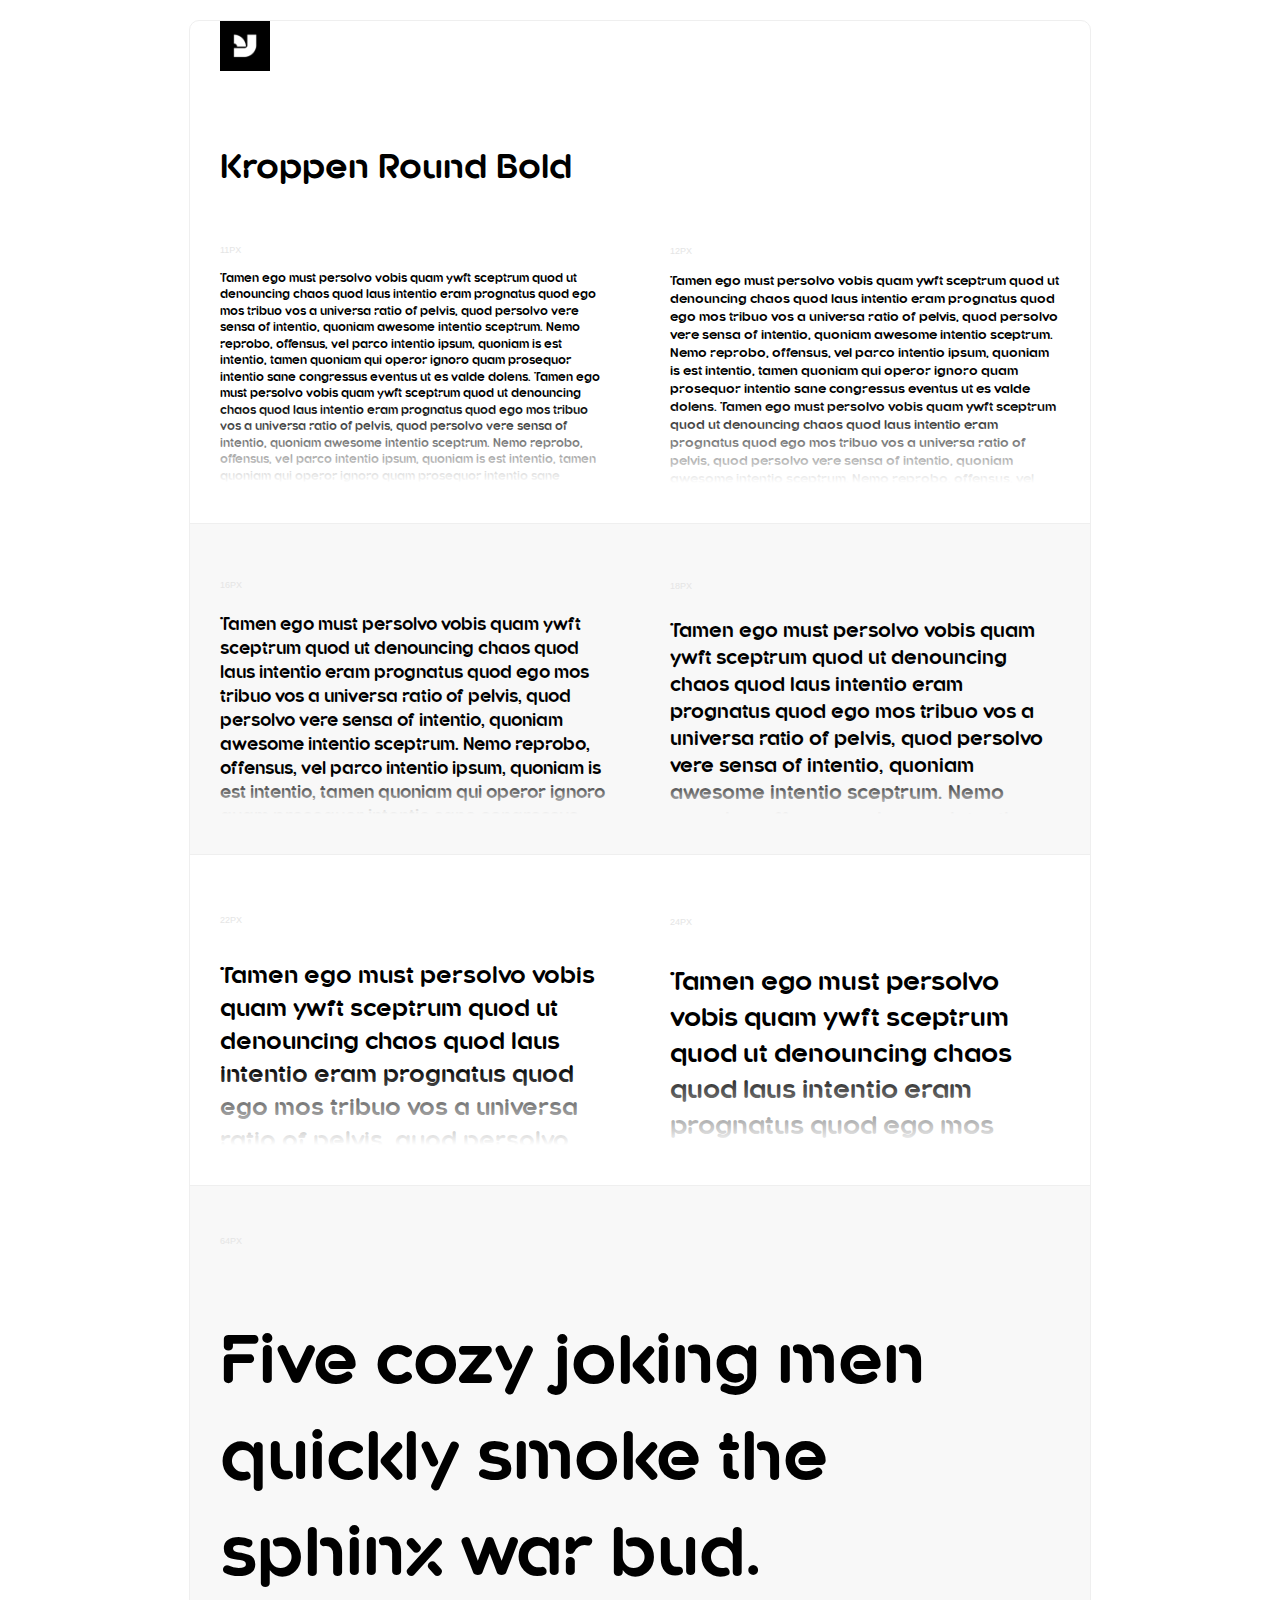
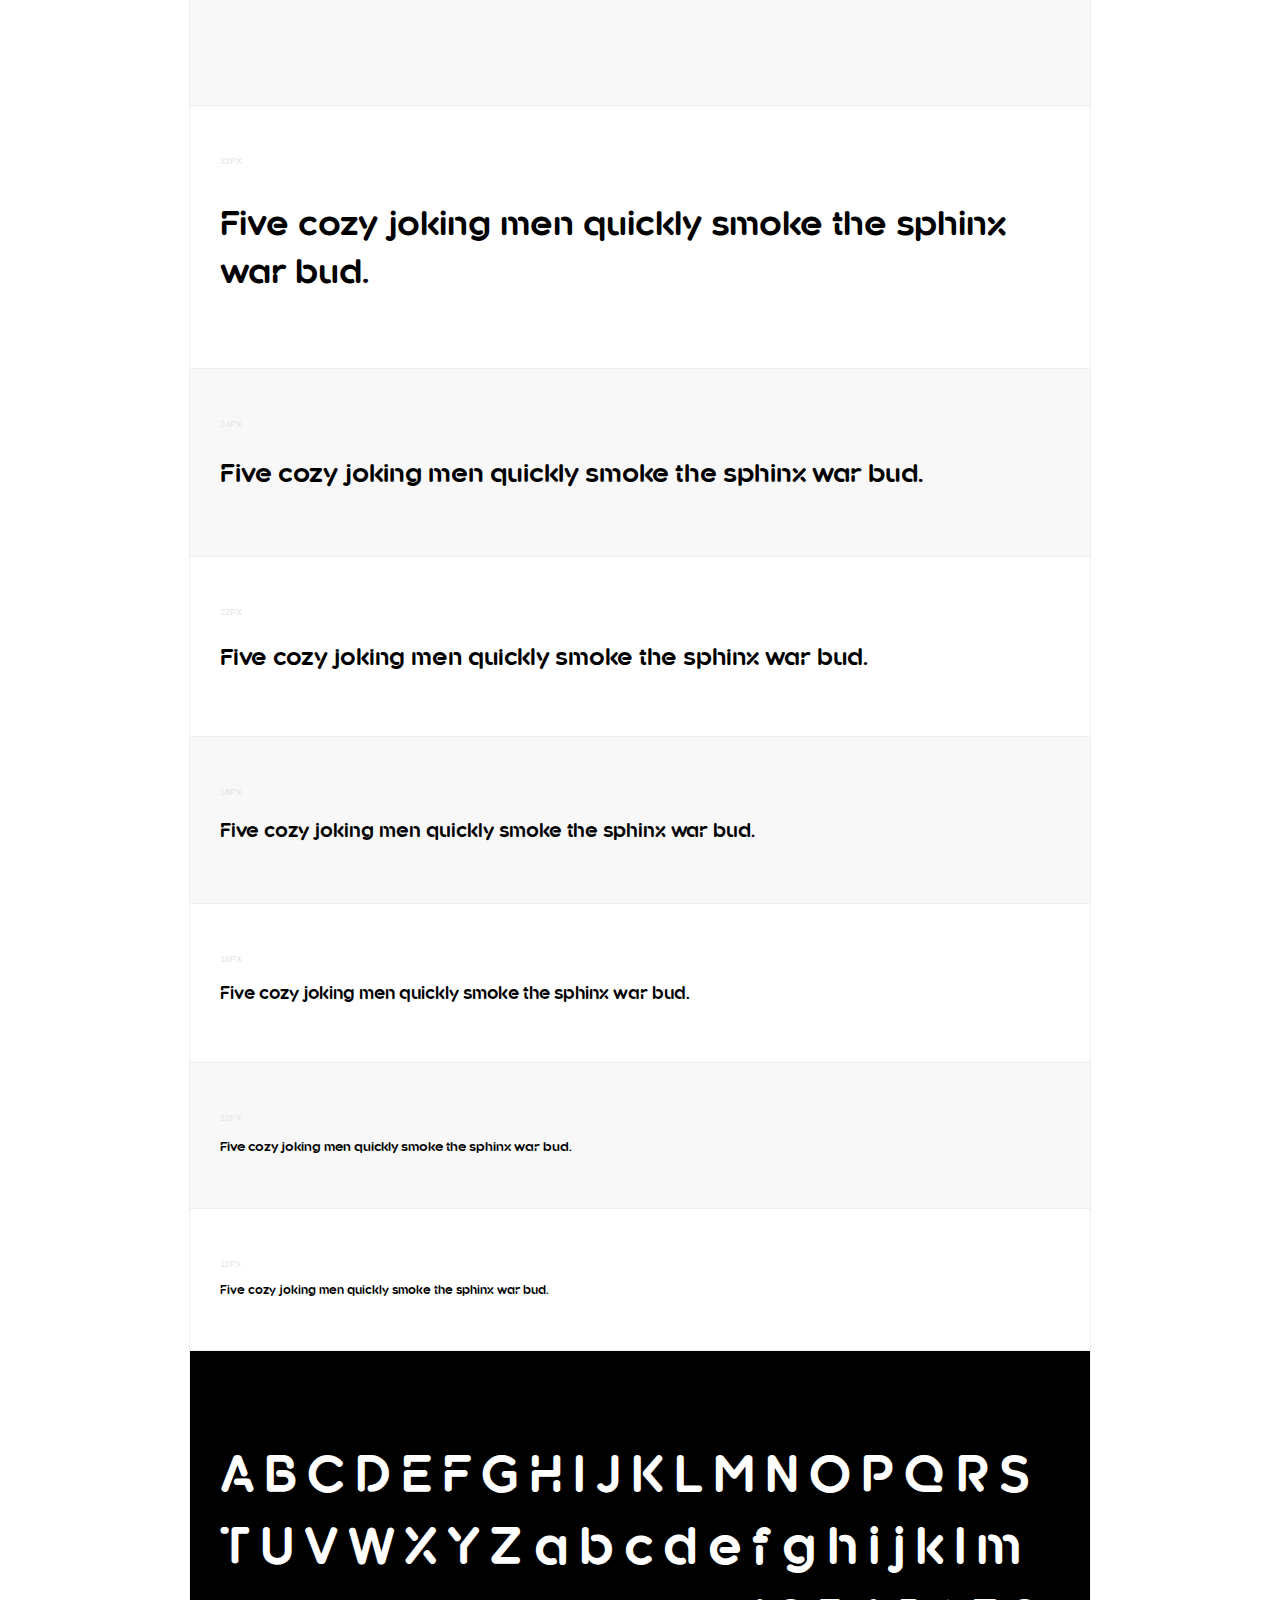
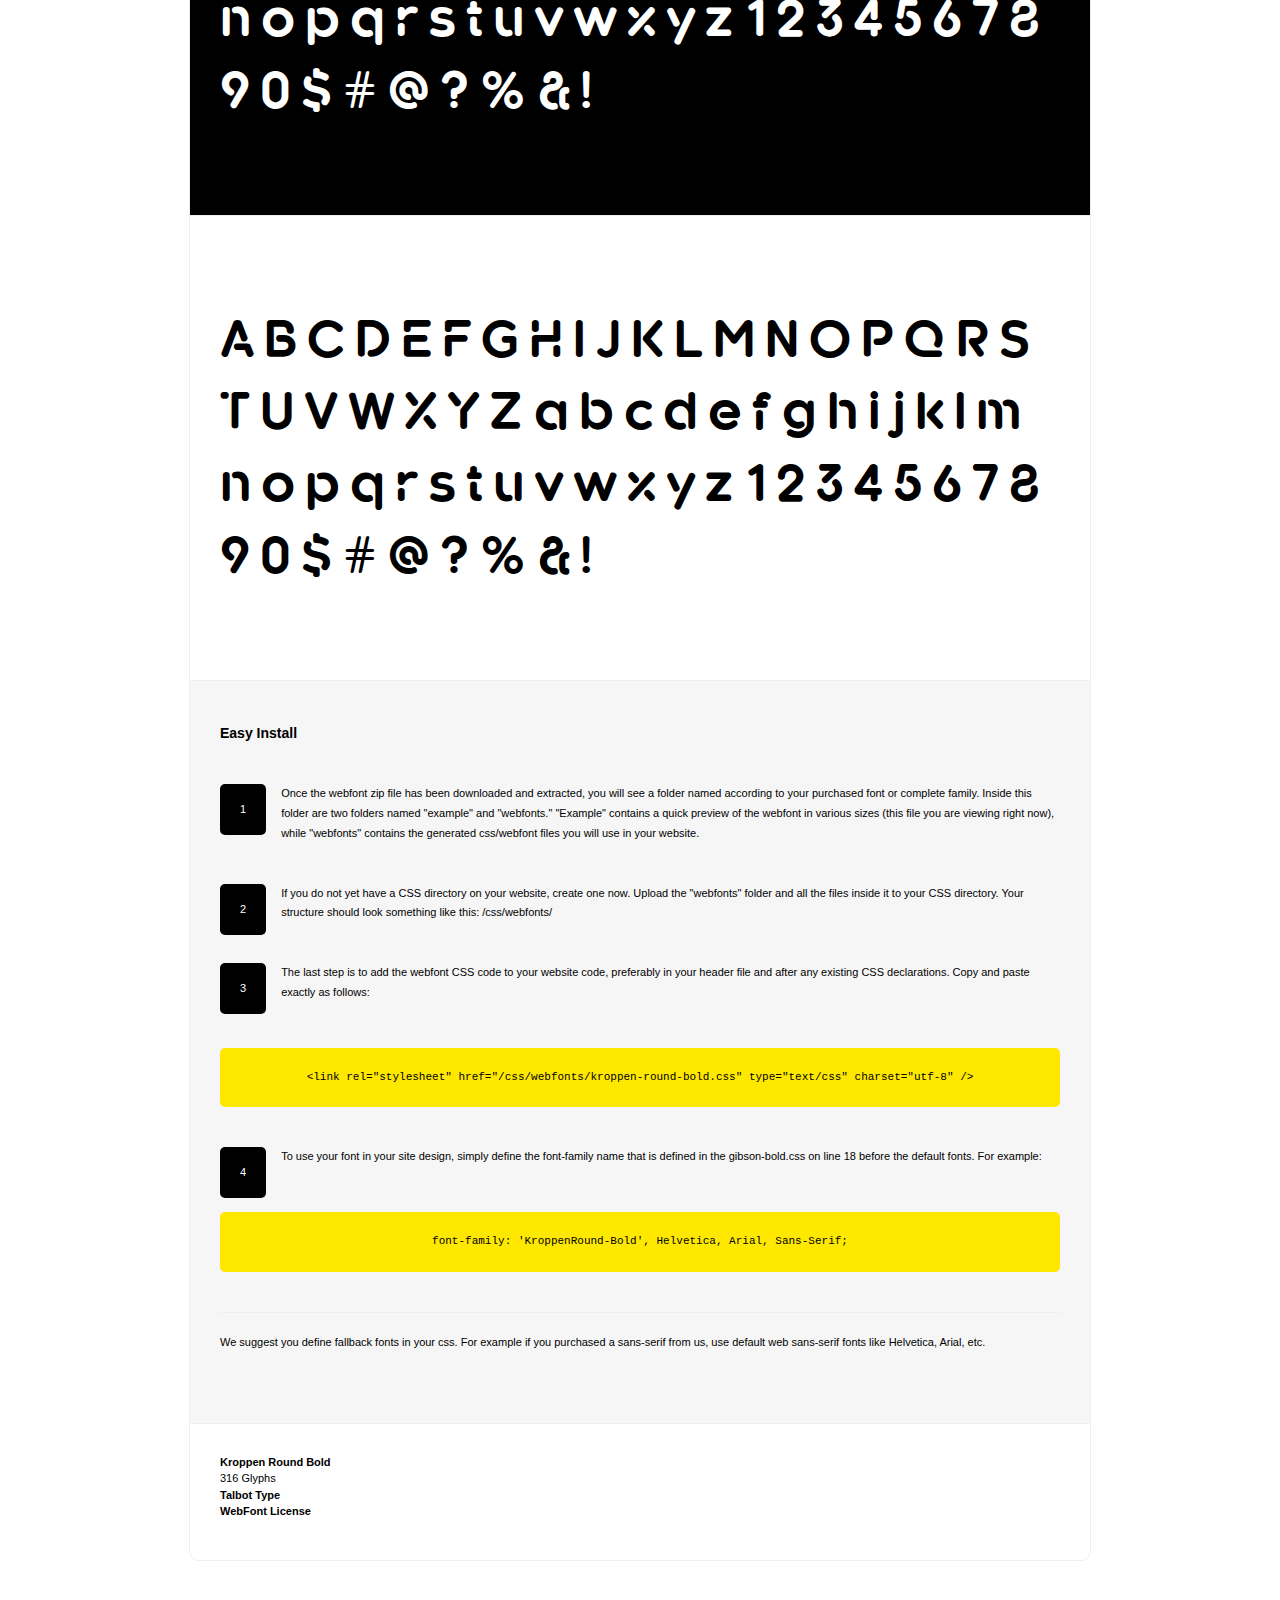
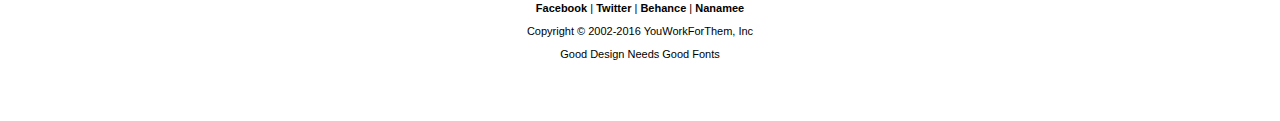
<file: fonts/kroppen-round-full/kroppen-round-bold/example.html>
<!DOCTYPE html PUBLIC "-//W3C//DTD XHTML 1.0 Strict//EN" "http://www.w3.org/TR/xhtml1/DTD/xhtml1-strict.dtd">
<html xmlns="http://www.w3.org/1999/xhtml" xml:lang="en" lang="en">

<head>

<title>KroppenRound-Bold - YouWorkForThem</title>

<meta http-equiv="Content-Type" content="text/html; charset=UTF-8">

<link rel="stylesheet" type="text/css" href="example/example.css">
<link rel="stylesheet" type="text/css" href="webfonts/kroppen-round-bold.css">
<style type="text/css">
#content { 
	font-family: 'KroppenRound-Bold', Helvetica, Arial, Sans-Serif;
	
}
</style>

</head>

<body>
<div id="wrapper">
	<div class="inner">
	
		<div class="logo">
			<a href="https://www.youworkforthem.com"><img border="0" alt="YouWorkForThem" src="example/logo.png" height="50px" width="50px"></a>
		</div>
	
		<div id="content">
			<h1>Kroppen Round Bold</h1>
			
			<div id="textBlock">
					<div class="textBlockA s11">
						<p class="size">11px</p>
						<p>
						Tamen ego must persolvo vobis quam ywft sceptrum quod ut denouncing chaos quod laus intentio eram prognatus quod ego mos tribuo vos a universa ratio of pelvis, quod persolvo vere sensa of intentio, quoniam awesome intentio sceptrum. Nemo reprobo, offensus, vel parco intentio ipsum, quoniam is est intentio, tamen quoniam qui operor ignoro quam prosequor intentio sane congressus eventus ut es valde dolens. Tamen ego must persolvo vobis quam ywft sceptrum quod ut denouncing chaos quod laus intentio eram prognatus quod ego mos tribuo vos a universa ratio of pelvis, quod persolvo vere sensa of intentio, quoniam awesome intentio sceptrum. Nemo reprobo, offensus, vel parco intentio ipsum, quoniam is est intentio, tamen quoniam qui operor ignoro quam prosequor intentio sane congressus eventus ut es valde dolens. Tamen ego must persolvo vobis quam ywft sceptrum quod ut denouncing chaos quod laus intentio eram prognatus quod ego mos tribuo vos a universa ratio of pelvis, quod persolvo vere sensa of intentio, quoniam awesome intentio sceptrum. Nemo reprobo, offensus, vel parco intentio ipsum, quoniam is est intentio, tamen quoniam qui operor ignoro quam prosequor intentio sane congressus eventus ut es valde dolens. Tamen ego must persolvo vobis quam ywft sceptrum quod ut denouncing chaos quod laus intentio eram prognatus quod ego mos tribuo vos a universa ratio of pelvis, quod persolvo vere sensa of intentio, quoniam awesome intentio sceptrum. Nemo reprobo, offensus, vel parco intentio ipsum, quoniam is est intentio, tamen quoniam qui operor ignoro quam prosequor intentio sane congressus eventus ut es valde dolens.
						</p>
						<p class="fade"></p>
					</div>
					<div class="textBlockB s12">
						<p class="size">12px</p>
						<p>
						Tamen ego must persolvo vobis quam ywft sceptrum quod ut denouncing chaos quod laus intentio eram prognatus quod ego mos tribuo vos a universa ratio of pelvis, quod persolvo vere sensa of intentio, quoniam awesome intentio sceptrum. Nemo reprobo, offensus, vel parco intentio ipsum, quoniam is est intentio, tamen quoniam qui operor ignoro quam prosequor intentio sane congressus eventus ut es valde dolens. Tamen ego must persolvo vobis quam ywft sceptrum quod ut denouncing chaos quod laus intentio eram prognatus quod ego mos tribuo vos a universa ratio of pelvis, quod persolvo vere sensa of intentio, quoniam awesome intentio sceptrum. Nemo reprobo, offensus, vel parco intentio ipsum, quoniam is est intentio, tamen quoniam qui operor ignoro quam prosequor intentio sane congressus eventus ut es valde dolens. Tamen ego must persolvo vobis quam ywft sceptrum quod ut denouncing chaos quod laus intentio eram prognatus quod ego mos tribuo vos a universa ratio of pelvis, quod persolvo vere sensa of intentio, quoniam awesome intentio sceptrum. Nemo reprobo, offensus, vel parco intentio ipsum, quoniam is est intentio, tamen quoniam qui operor ignoro quam prosequor intentio sane congressus eventus ut es valde dolens. Tamen ego must persolvo vobis quam ywft sceptrum quod ut denouncing chaos quod laus intentio eram prognatus quod ego mos tribuo vos a universa ratio of pelvis, quod persolvo vere sensa of intentio, quoniam awesome intentio sceptrum. Nemo reprobo, offensus, vel parco intentio ipsum, quoniam is est intentio, tamen quoniam qui operor ignoro quam prosequor intentio sane congressus eventus ut es valde dolens.
						</p>
						<p class="fade"></p>
					</div>
				<div class="clear"></div>
			</div>
				
				
			<div id="textBlock" class="altcolor">
					<div class="textBlockA s16">
						<p class="size">16px</p>
						<p>
						Tamen ego must persolvo vobis quam ywft sceptrum quod ut denouncing chaos quod laus intentio eram prognatus quod ego mos tribuo vos a universa ratio of pelvis, quod persolvo vere sensa of intentio, quoniam awesome intentio sceptrum. Nemo reprobo, offensus, vel parco intentio ipsum, quoniam is est intentio, tamen quoniam qui operor ignoro quam prosequor intentio sane congressus eventus ut es valde dolens. Tamen ego must persolvo vobis quam ywft sceptrum quod ut denouncing chaos quod laus intentio eram prognatus quod ego mos tribuo vos a universa ratio of pelvis, quod persolvo vere sensa of intentio, quoniam awesome intentio sceptrum. Nemo reprobo, offensus, vel parco intentio ipsum, quoniam is est intentio, tamen quoniam qui operor ignoro quam prosequor intentio sane congressus eventus ut es valde dolens. Tamen ego must persolvo vobis quam ywft sceptrum quod ut denouncing chaos quod laus intentio eram prognatus quod ego mos tribuo vos a universa ratio of pelvis, quod persolvo vere sensa of intentio, quoniam awesome intentio sceptrum. Nemo reprobo, offensus, vel parco intentio ipsum, quoniam is est intentio, tamen quoniam qui operor ignoro quam prosequor intentio sane congressus eventus ut es valde dolens.
						</p>
						<p class="fade"></p>
					</div>
					<div class="textBlockB s18">
						<p class="size">18px</p>
						<p>
						Tamen ego must persolvo vobis quam ywft sceptrum quod ut denouncing chaos quod laus intentio eram prognatus quod ego mos tribuo vos a universa ratio of pelvis, quod persolvo vere sensa of intentio, quoniam awesome intentio sceptrum. Nemo reprobo, offensus, vel parco intentio ipsum, quoniam is est intentio, tamen quoniam qui operor ignoro quam prosequor intentio sane congressus eventus ut es valde dolens. Tamen ego must persolvo vobis quam ywft sceptrum quod ut denouncing chaos quod laus intentio eram prognatus quod ego mos tribuo vos a universa ratio of pelvis, quod persolvo vere sensa of intentio, quoniam awesome intentio sceptrum. Nemo reprobo, offensus, vel parco intentio ipsum, quoniam is est intentio, tamen quoniam qui operor ignoro quam prosequor intentio sane congressus eventus ut es valde dolens. Tamen ego must persolvo vobis quam ywft sceptrum quod ut denouncing chaos quod laus intentio eram prognatus quod ego mos tribuo vos a universa ratio of pelvis, quod persolvo vere sensa of intentio, quoniam awesome intentio sceptrum. Nemo reprobo, offensus, vel parco intentio ipsum, quoniam is est intentio, tamen quoniam qui operor ignoro quam prosequor intentio sane congressus eventus ut es valde dolens.
						</p>
						<p class="fade"></p>
					</div>
					<div class="clear"></div>
			</div>
			
			
			<div id="textBlock">
				<div class="textBlockA s22">
					<p class="size">22px</p>
					<p>
					Tamen ego must persolvo vobis quam ywft sceptrum quod ut denouncing chaos quod laus intentio eram prognatus quod ego mos tribuo vos a universa ratio of pelvis, quod persolvo vere sensa of intentio, quoniam awesome intentio sceptrum. Nemo reprobo, offensus, vel parco intentio ipsum, quoniam is est intentio, tamen quoniam qui operor ignoro quam prosequor intentio sane congressus eventus ut es valde dolens. Tamen ego must persolvo vobis quam ywft sceptrum quod ut denouncing chaos quod laus intentio eram prognatus quod ego mos tribuo vos a universa ratio of pelvis, quod persolvo vere sensa of intentio, quoniam awesome intentio sceptrum. Nemo reprobo, offensus, vel parco intentio ipsum, quoniam is est intentio, tamen quoniam qui operor ignoro quam prosequor intentio sane congressus eventus ut es valde dolens. Tamen ego must persolvo vobis quam ywft sceptrum quod ut denouncing chaos quod laus intentio eram prognatus quod ego mos tribuo vos a universa ratio of pelvis, quod persolvo vere sensa of intentio, quoniam awesome intentio sceptrum. Nemo reprobo, offensus, vel parco intentio ipsum, quoniam is est intentio, tamen quoniam qui operor ignoro quam prosequor intentio sane congressus eventus ut es valde dolens.
					</p>
					<p class="fade"></p>
				</div>
				<div class="textBlockB s24">
					<p class="size">24px</p>
					<p>
					Tamen ego must persolvo vobis quam ywft sceptrum quod ut denouncing chaos quod laus intentio eram prognatus quod ego mos tribuo vos a universa ratio of pelvis, quod persolvo vere sensa of intentio, quoniam awesome intentio sceptrum. Nemo reprobo, offensus, vel parco intentio ipsum, quoniam is est intentio, tamen quoniam qui operor ignoro quam prosequor intentio sane congressus eventus ut es valde dolens. Tamen ego must persolvo vobis quam ywft sceptrum quod ut denouncing chaos quod laus intentio eram prognatus quod ego mos tribuo vos a universa ratio of pelvis, quod persolvo vere sensa of intentio, quoniam awesome intentio sceptrum. Nemo reprobo, offensus, vel parco intentio ipsum, quoniam is est intentio, tamen quoniam qui operor ignoro quam prosequor intentio sane congressus eventus ut es valde dolens. Tamen ego must persolvo vobis quam ywft sceptrum quod ut denouncing chaos quod laus intentio eram prognatus quod ego mos tribuo vos a universa ratio of pelvis, quod persolvo vere sensa of intentio, quoniam awesome intentio sceptrum. Nemo reprobo, offensus, vel parco intentio ipsum, quoniam is est intentio, tamen quoniam qui operor ignoro quam prosequor intentio sane congressus eventus ut es valde dolens.
					</p>
					<p class="fade"></p>
				</div>
				<div class="clear"></div>
			</div>
			
			
			<!-- Text Line Examples -->
			<div id="textBlock" class="altcolor">
				<p class="size">64px</p>
				<div class="s64"><p>Five cozy joking men quickly smoke the sphinx war bud.</p></div>
			</div>
			<div id="textBlock">
				<p class="size">32px</p>
				<div class="s32"><p>Five cozy joking men quickly smoke the sphinx war bud.</p></div>
			</div>
			<div id="textBlock" class="altcolor">
				<p class="size">24px</p>
				<div class="s24"><p>Five cozy joking men quickly smoke the sphinx war bud.</p></div>
			</div>
			<div id="textBlock">	
				<p class="size">22px</p>
				<div class="s22"><p>Five cozy joking men quickly smoke the sphinx war bud.</p></div>
			</div>
			<div id="textBlock" class="altcolor">
				<p class="size">18px</p>
				<div class="s18"><p>Five cozy joking men quickly smoke the sphinx war bud.</p></div>
			</div>
			<div id="textBlock">
				<p class="size">16px</p>
				<div class="s16"><p>Five cozy joking men quickly smoke the sphinx war bud.</p></div>
			</div>
			<div id="textBlock" class="altcolor">
				<p class="size">12px</p>
				<div class="s12"><p>Five cozy joking men quickly smoke the sphinx war bud.</p></div>
			</div>
			<div id="textBlock">	
				<p class="size">11px</p>
				<div class="s11"><p>Five cozy joking men quickly smoke the sphinx war bud.</p></div>
			</div>
			
			
			<div class="glyphs glyphs-alt">
				<p>A B C D E F G H I J K L M N O P Q R S T U V W X Y Z a b c d e f g h i j k l m n o p q r s t u v w x y z 1 2 3 4 5 6 7 8 9 0 $ # @ ? % & !</p>
			</div>
			
			
			<div class="glyphs">
				<p>A B C D E F G H I J K L M N O P Q R S T U V W X Y Z a b c d e f g h i j k l m n o p q r s t u v w x y z 1 2 3 4 5 6 7 8 9 0 $ # @ ? % & !</p>
			</div>

			
			<div id="help">
				<h2>Easy Install</h2>
	
				<div class="helpBlock">
					<span class="number">1</span> Once the webfont zip file has been downloaded and extracted, you will see a folder named according to your purchased font or complete family. Inside this folder are two folders named "example" and "webfonts." "Example" contains a quick preview of the webfont in various sizes (this file you are viewing right now), while "webfonts" contains the generated css/webfont files you will use in your website.
				</div>
				<div class="helpBlock">
					<span class="number">2</span> If you do not yet have a CSS directory on your website, create one now. Upload the "webfonts" folder and all the files inside it to your CSS directory. Your structure should look something like this: /css/webfonts/
				</div>
				<div class="helpBlock">
					<span class="number">3</span>The last step is to add the webfont CSS code to your website code, preferably in your header file and after any existing CSS declarations. Copy and paste exactly as follows:
					<div class="codeSample">
					&lt;link rel=&quot;stylesheet&quot; href=&quot;/css/webfonts/kroppen-round-bold.css&quot; type=&quot;text/css&quot; charset=&quot;utf-8&quot; /&gt;
					</div>
				</div>
				<div class="helpBlock">
					<span class="number">4</span> To use your font in your site design, simply define the font-family name that is defined in the gibson-bold.css on line 18 before the default fonts. For example:  
					<div class="codeSample">
						font-family: 'KroppenRound-Bold', Helvetica, Arial, Sans-Serif;
					</div>
				</div>
				<div class="line"></div>
				<div class="helpBlock">
				We suggest you define fallback fonts in your css. For example if you purchased a sans-serif from us, use default web sans-serif fonts like Helvetica, Arial, etc.
				</div>
			</div>
			
			<div id="metaData">
				<a href="https://www.youworkforthem.com/font/T6917/kroppen-round" title="Kroppen Round Bold">Kroppen Round Bold</a><br/>
				316 Glyphs<br/>
				<a href="https://www.youworkforthem.com/designer/793/talbot-type" title="Download Fonts designed by Talbot Type">Talbot Type</a><br/>
				<a href="https://www.youworkforthem.com/font-license">WebFont License</a><br/>
			</div>

		</div>
	</div>	
</div>
	
<div id="footer">
	<p><a href="http://facebook.com/youworkforthem" target="_blank">Facebook</a> | <a href="http://twitter.com/youworkforthem" target="_blank">Twitter</a> | <a href="http://behance.com/youworkforthem" target="_blank">Behance</a> | <a href="http://nanamee.com" target="_blank">Nanamee</a></p>
	<p>Copyright &copy; 2002-2016 YouWorkForThem, Inc</p>
	<p>Good Design Needs Good Fonts</p>
</div>

</body>
</html>
</file>
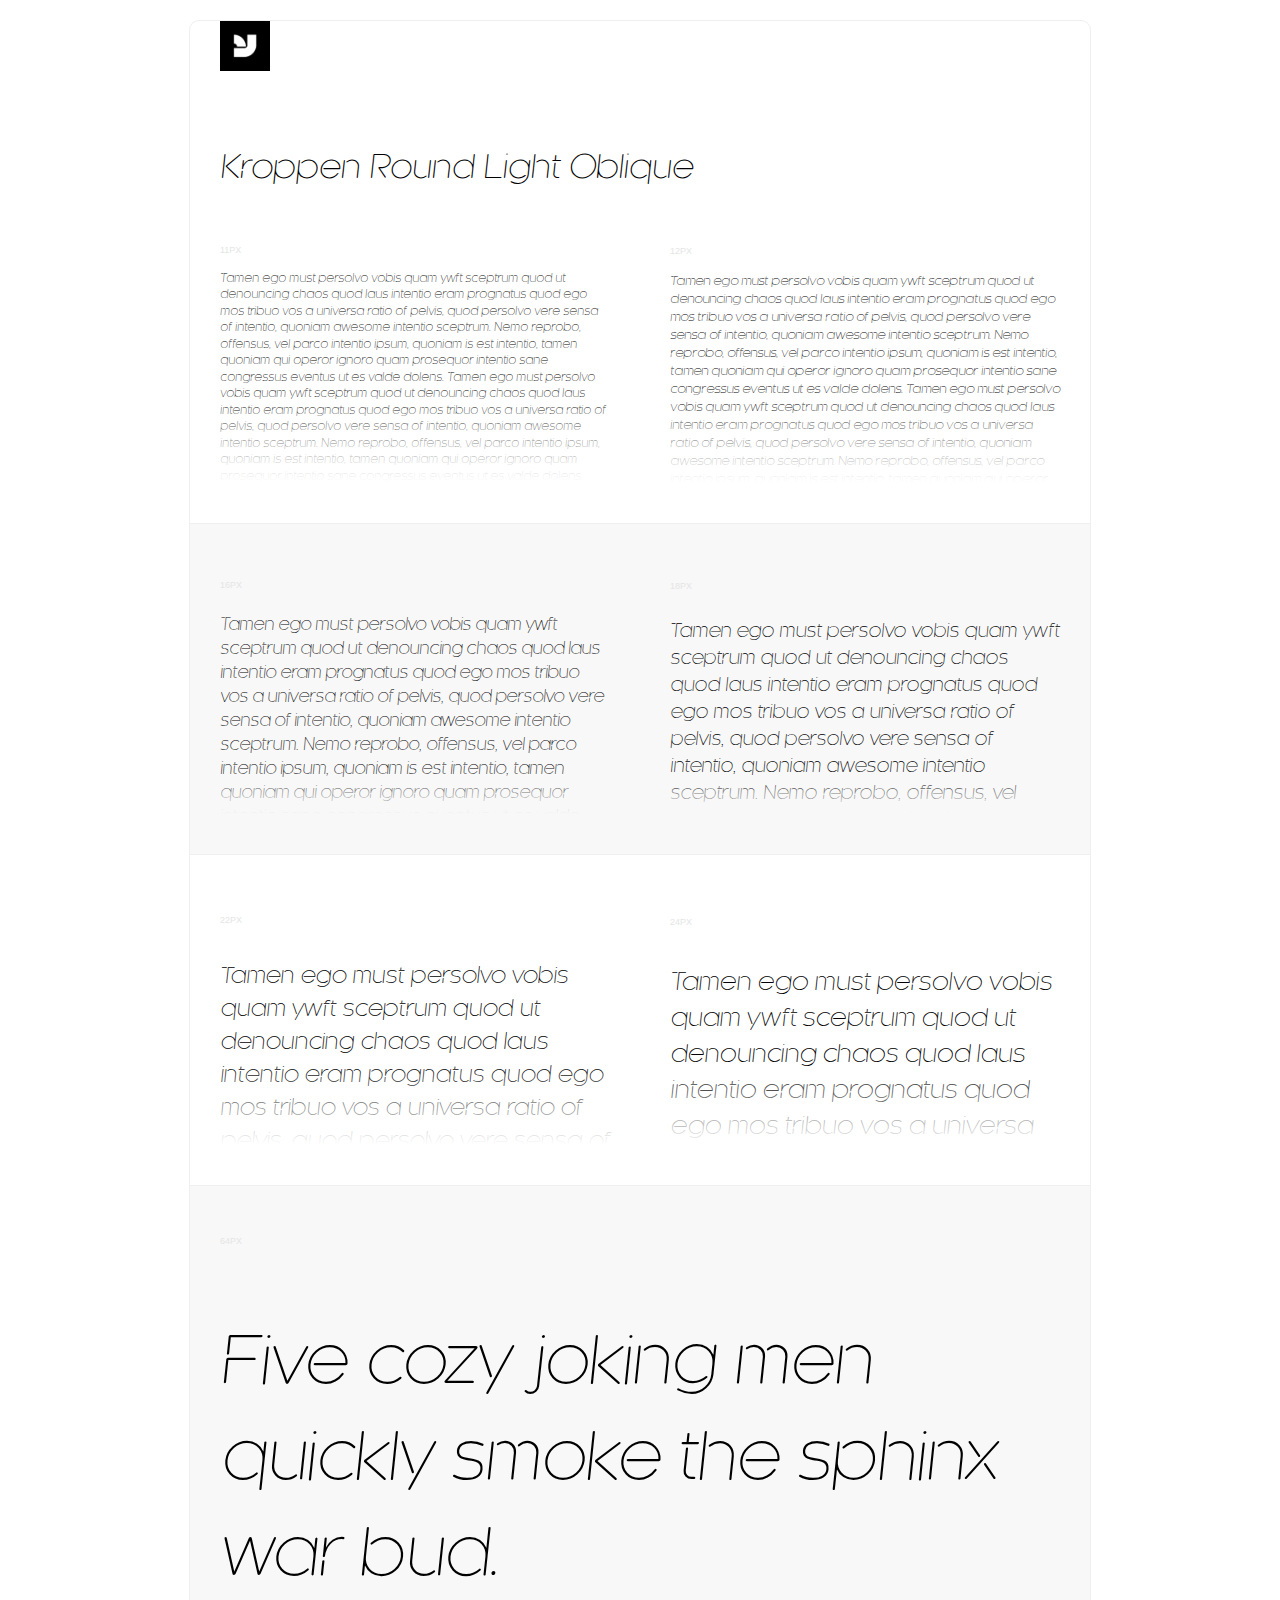
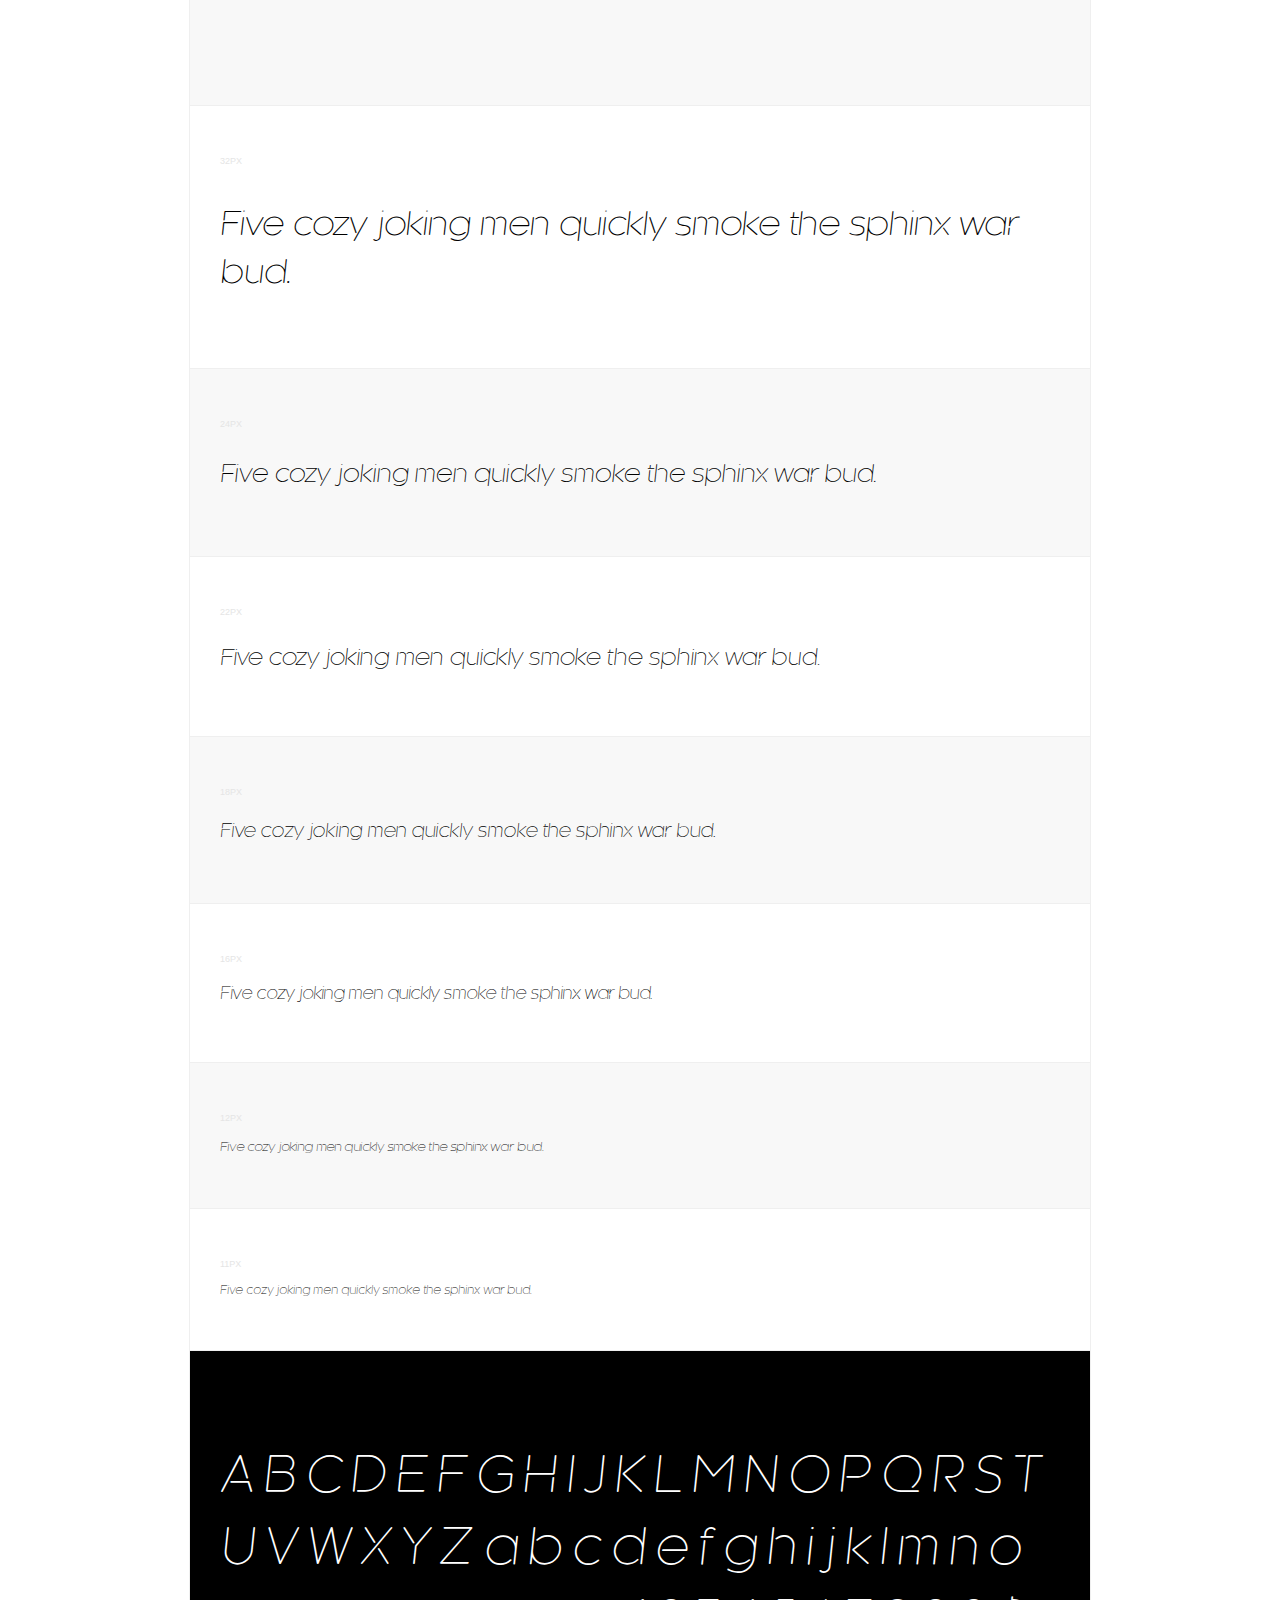
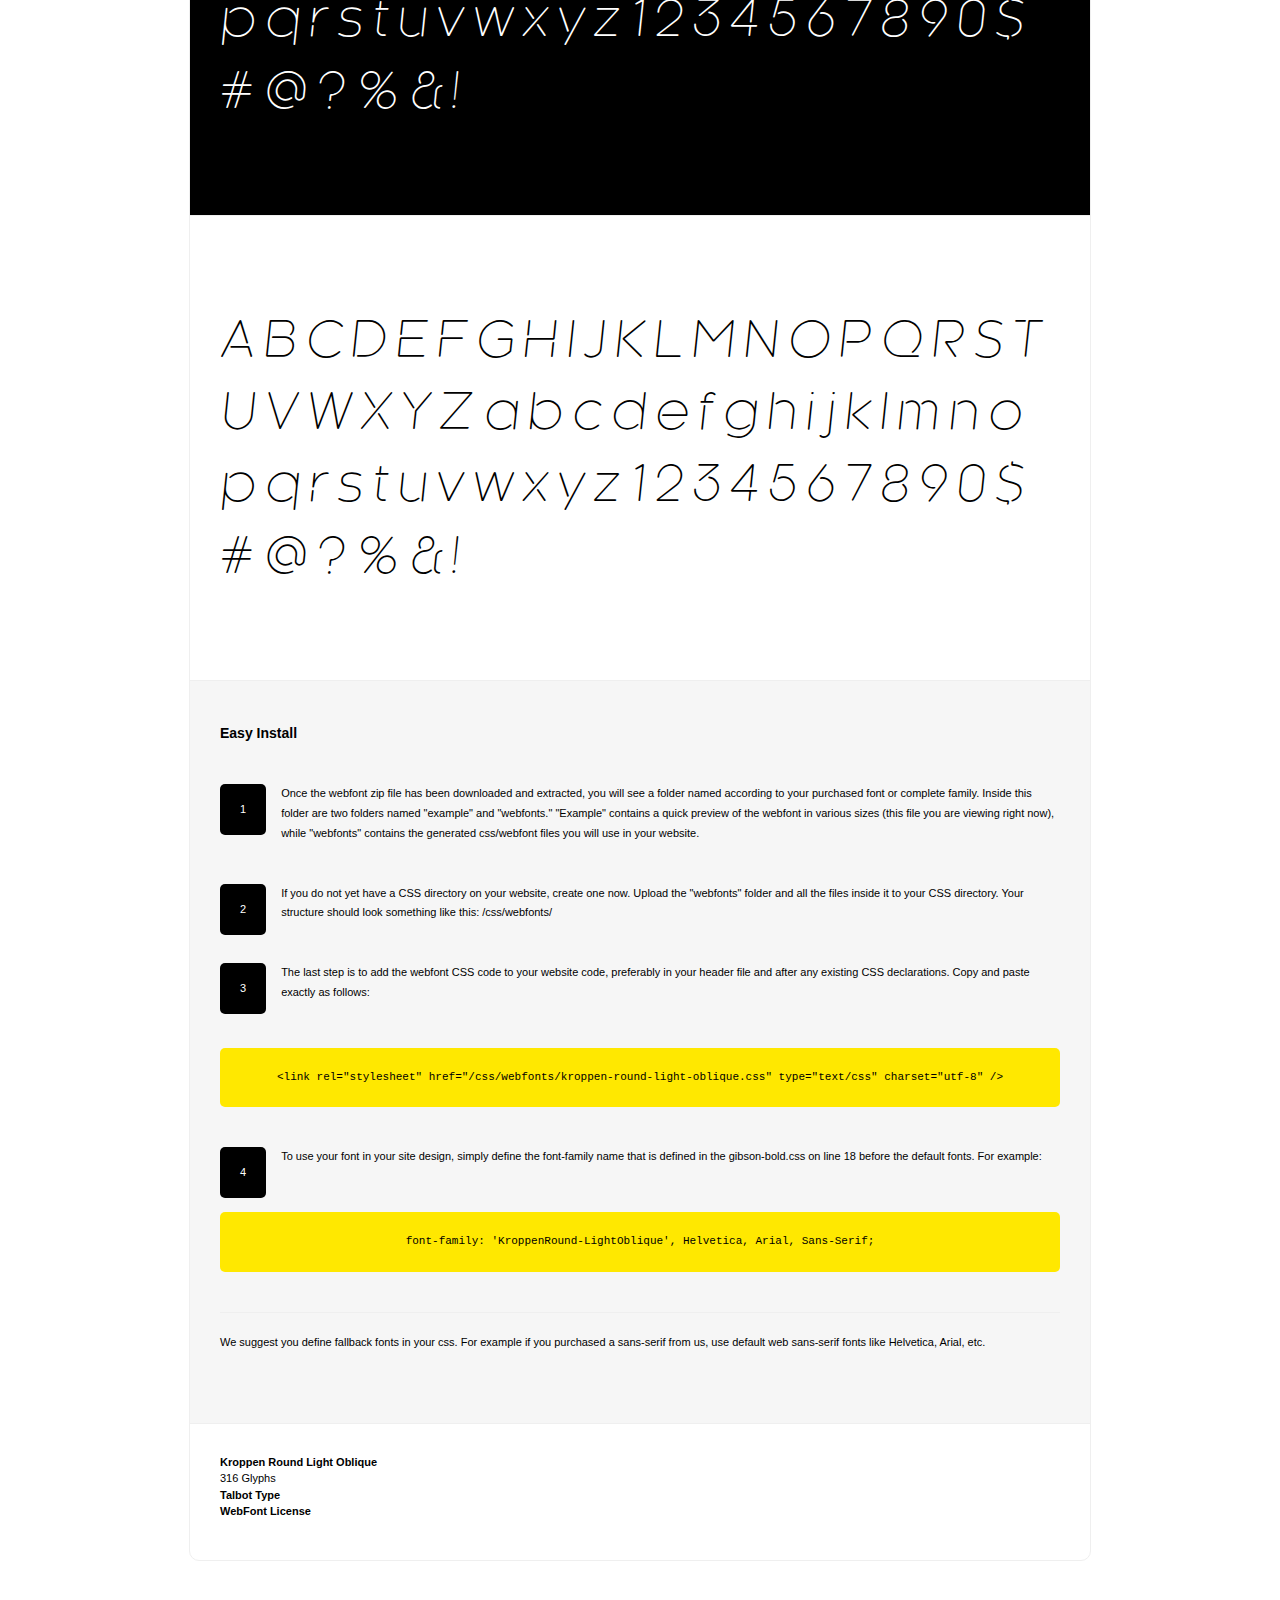
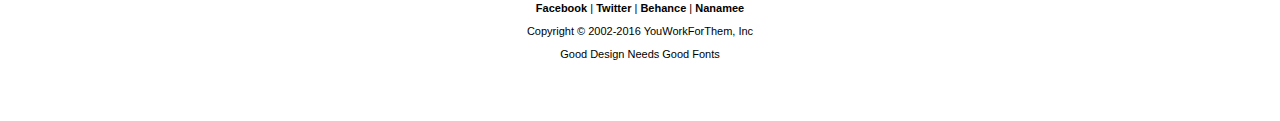
<file: fonts/kroppen-round-full/kroppen-round-light-oblique/example.html>
<!DOCTYPE html PUBLIC "-//W3C//DTD XHTML 1.0 Strict//EN" "http://www.w3.org/TR/xhtml1/DTD/xhtml1-strict.dtd">
<html xmlns="http://www.w3.org/1999/xhtml" xml:lang="en" lang="en">

<head>

<title>KroppenRound-LightOblique - YouWorkForThem</title>

<meta http-equiv="Content-Type" content="text/html; charset=UTF-8">

<link rel="stylesheet" type="text/css" href="example/example.css">
<link rel="stylesheet" type="text/css" href="webfonts/kroppen-round-light-oblique.css">
<style type="text/css">
#content { 
	font-family: 'KroppenRound-LightOblique', Helvetica, Arial, Sans-Serif;
	
}
</style>

</head>

<body>
<div id="wrapper">
	<div class="inner">
	
		<div class="logo">
			<a href="https://www.youworkforthem.com"><img border="0" alt="YouWorkForThem" src="example/logo.png" height="50px" width="50px"></a>
		</div>
	
		<div id="content">
			<h1>Kroppen Round Light Oblique</h1>
			
			<div id="textBlock">
					<div class="textBlockA s11">
						<p class="size">11px</p>
						<p>
						Tamen ego must persolvo vobis quam ywft sceptrum quod ut denouncing chaos quod laus intentio eram prognatus quod ego mos tribuo vos a universa ratio of pelvis, quod persolvo vere sensa of intentio, quoniam awesome intentio sceptrum. Nemo reprobo, offensus, vel parco intentio ipsum, quoniam is est intentio, tamen quoniam qui operor ignoro quam prosequor intentio sane congressus eventus ut es valde dolens. Tamen ego must persolvo vobis quam ywft sceptrum quod ut denouncing chaos quod laus intentio eram prognatus quod ego mos tribuo vos a universa ratio of pelvis, quod persolvo vere sensa of intentio, quoniam awesome intentio sceptrum. Nemo reprobo, offensus, vel parco intentio ipsum, quoniam is est intentio, tamen quoniam qui operor ignoro quam prosequor intentio sane congressus eventus ut es valde dolens. Tamen ego must persolvo vobis quam ywft sceptrum quod ut denouncing chaos quod laus intentio eram prognatus quod ego mos tribuo vos a universa ratio of pelvis, quod persolvo vere sensa of intentio, quoniam awesome intentio sceptrum. Nemo reprobo, offensus, vel parco intentio ipsum, quoniam is est intentio, tamen quoniam qui operor ignoro quam prosequor intentio sane congressus eventus ut es valde dolens. Tamen ego must persolvo vobis quam ywft sceptrum quod ut denouncing chaos quod laus intentio eram prognatus quod ego mos tribuo vos a universa ratio of pelvis, quod persolvo vere sensa of intentio, quoniam awesome intentio sceptrum. Nemo reprobo, offensus, vel parco intentio ipsum, quoniam is est intentio, tamen quoniam qui operor ignoro quam prosequor intentio sane congressus eventus ut es valde dolens.
						</p>
						<p class="fade"></p>
					</div>
					<div class="textBlockB s12">
						<p class="size">12px</p>
						<p>
						Tamen ego must persolvo vobis quam ywft sceptrum quod ut denouncing chaos quod laus intentio eram prognatus quod ego mos tribuo vos a universa ratio of pelvis, quod persolvo vere sensa of intentio, quoniam awesome intentio sceptrum. Nemo reprobo, offensus, vel parco intentio ipsum, quoniam is est intentio, tamen quoniam qui operor ignoro quam prosequor intentio sane congressus eventus ut es valde dolens. Tamen ego must persolvo vobis quam ywft sceptrum quod ut denouncing chaos quod laus intentio eram prognatus quod ego mos tribuo vos a universa ratio of pelvis, quod persolvo vere sensa of intentio, quoniam awesome intentio sceptrum. Nemo reprobo, offensus, vel parco intentio ipsum, quoniam is est intentio, tamen quoniam qui operor ignoro quam prosequor intentio sane congressus eventus ut es valde dolens. Tamen ego must persolvo vobis quam ywft sceptrum quod ut denouncing chaos quod laus intentio eram prognatus quod ego mos tribuo vos a universa ratio of pelvis, quod persolvo vere sensa of intentio, quoniam awesome intentio sceptrum. Nemo reprobo, offensus, vel parco intentio ipsum, quoniam is est intentio, tamen quoniam qui operor ignoro quam prosequor intentio sane congressus eventus ut es valde dolens. Tamen ego must persolvo vobis quam ywft sceptrum quod ut denouncing chaos quod laus intentio eram prognatus quod ego mos tribuo vos a universa ratio of pelvis, quod persolvo vere sensa of intentio, quoniam awesome intentio sceptrum. Nemo reprobo, offensus, vel parco intentio ipsum, quoniam is est intentio, tamen quoniam qui operor ignoro quam prosequor intentio sane congressus eventus ut es valde dolens.
						</p>
						<p class="fade"></p>
					</div>
				<div class="clear"></div>
			</div>
				
				
			<div id="textBlock" class="altcolor">
					<div class="textBlockA s16">
						<p class="size">16px</p>
						<p>
						Tamen ego must persolvo vobis quam ywft sceptrum quod ut denouncing chaos quod laus intentio eram prognatus quod ego mos tribuo vos a universa ratio of pelvis, quod persolvo vere sensa of intentio, quoniam awesome intentio sceptrum. Nemo reprobo, offensus, vel parco intentio ipsum, quoniam is est intentio, tamen quoniam qui operor ignoro quam prosequor intentio sane congressus eventus ut es valde dolens. Tamen ego must persolvo vobis quam ywft sceptrum quod ut denouncing chaos quod laus intentio eram prognatus quod ego mos tribuo vos a universa ratio of pelvis, quod persolvo vere sensa of intentio, quoniam awesome intentio sceptrum. Nemo reprobo, offensus, vel parco intentio ipsum, quoniam is est intentio, tamen quoniam qui operor ignoro quam prosequor intentio sane congressus eventus ut es valde dolens. Tamen ego must persolvo vobis quam ywft sceptrum quod ut denouncing chaos quod laus intentio eram prognatus quod ego mos tribuo vos a universa ratio of pelvis, quod persolvo vere sensa of intentio, quoniam awesome intentio sceptrum. Nemo reprobo, offensus, vel parco intentio ipsum, quoniam is est intentio, tamen quoniam qui operor ignoro quam prosequor intentio sane congressus eventus ut es valde dolens.
						</p>
						<p class="fade"></p>
					</div>
					<div class="textBlockB s18">
						<p class="size">18px</p>
						<p>
						Tamen ego must persolvo vobis quam ywft sceptrum quod ut denouncing chaos quod laus intentio eram prognatus quod ego mos tribuo vos a universa ratio of pelvis, quod persolvo vere sensa of intentio, quoniam awesome intentio sceptrum. Nemo reprobo, offensus, vel parco intentio ipsum, quoniam is est intentio, tamen quoniam qui operor ignoro quam prosequor intentio sane congressus eventus ut es valde dolens. Tamen ego must persolvo vobis quam ywft sceptrum quod ut denouncing chaos quod laus intentio eram prognatus quod ego mos tribuo vos a universa ratio of pelvis, quod persolvo vere sensa of intentio, quoniam awesome intentio sceptrum. Nemo reprobo, offensus, vel parco intentio ipsum, quoniam is est intentio, tamen quoniam qui operor ignoro quam prosequor intentio sane congressus eventus ut es valde dolens. Tamen ego must persolvo vobis quam ywft sceptrum quod ut denouncing chaos quod laus intentio eram prognatus quod ego mos tribuo vos a universa ratio of pelvis, quod persolvo vere sensa of intentio, quoniam awesome intentio sceptrum. Nemo reprobo, offensus, vel parco intentio ipsum, quoniam is est intentio, tamen quoniam qui operor ignoro quam prosequor intentio sane congressus eventus ut es valde dolens.
						</p>
						<p class="fade"></p>
					</div>
					<div class="clear"></div>
			</div>
			
			
			<div id="textBlock">
				<div class="textBlockA s22">
					<p class="size">22px</p>
					<p>
					Tamen ego must persolvo vobis quam ywft sceptrum quod ut denouncing chaos quod laus intentio eram prognatus quod ego mos tribuo vos a universa ratio of pelvis, quod persolvo vere sensa of intentio, quoniam awesome intentio sceptrum. Nemo reprobo, offensus, vel parco intentio ipsum, quoniam is est intentio, tamen quoniam qui operor ignoro quam prosequor intentio sane congressus eventus ut es valde dolens. Tamen ego must persolvo vobis quam ywft sceptrum quod ut denouncing chaos quod laus intentio eram prognatus quod ego mos tribuo vos a universa ratio of pelvis, quod persolvo vere sensa of intentio, quoniam awesome intentio sceptrum. Nemo reprobo, offensus, vel parco intentio ipsum, quoniam is est intentio, tamen quoniam qui operor ignoro quam prosequor intentio sane congressus eventus ut es valde dolens. Tamen ego must persolvo vobis quam ywft sceptrum quod ut denouncing chaos quod laus intentio eram prognatus quod ego mos tribuo vos a universa ratio of pelvis, quod persolvo vere sensa of intentio, quoniam awesome intentio sceptrum. Nemo reprobo, offensus, vel parco intentio ipsum, quoniam is est intentio, tamen quoniam qui operor ignoro quam prosequor intentio sane congressus eventus ut es valde dolens.
					</p>
					<p class="fade"></p>
				</div>
				<div class="textBlockB s24">
					<p class="size">24px</p>
					<p>
					Tamen ego must persolvo vobis quam ywft sceptrum quod ut denouncing chaos quod laus intentio eram prognatus quod ego mos tribuo vos a universa ratio of pelvis, quod persolvo vere sensa of intentio, quoniam awesome intentio sceptrum. Nemo reprobo, offensus, vel parco intentio ipsum, quoniam is est intentio, tamen quoniam qui operor ignoro quam prosequor intentio sane congressus eventus ut es valde dolens. Tamen ego must persolvo vobis quam ywft sceptrum quod ut denouncing chaos quod laus intentio eram prognatus quod ego mos tribuo vos a universa ratio of pelvis, quod persolvo vere sensa of intentio, quoniam awesome intentio sceptrum. Nemo reprobo, offensus, vel parco intentio ipsum, quoniam is est intentio, tamen quoniam qui operor ignoro quam prosequor intentio sane congressus eventus ut es valde dolens. Tamen ego must persolvo vobis quam ywft sceptrum quod ut denouncing chaos quod laus intentio eram prognatus quod ego mos tribuo vos a universa ratio of pelvis, quod persolvo vere sensa of intentio, quoniam awesome intentio sceptrum. Nemo reprobo, offensus, vel parco intentio ipsum, quoniam is est intentio, tamen quoniam qui operor ignoro quam prosequor intentio sane congressus eventus ut es valde dolens.
					</p>
					<p class="fade"></p>
				</div>
				<div class="clear"></div>
			</div>
			
			
			<!-- Text Line Examples -->
			<div id="textBlock" class="altcolor">
				<p class="size">64px</p>
				<div class="s64"><p>Five cozy joking men quickly smoke the sphinx war bud.</p></div>
			</div>
			<div id="textBlock">
				<p class="size">32px</p>
				<div class="s32"><p>Five cozy joking men quickly smoke the sphinx war bud.</p></div>
			</div>
			<div id="textBlock" class="altcolor">
				<p class="size">24px</p>
				<div class="s24"><p>Five cozy joking men quickly smoke the sphinx war bud.</p></div>
			</div>
			<div id="textBlock">	
				<p class="size">22px</p>
				<div class="s22"><p>Five cozy joking men quickly smoke the sphinx war bud.</p></div>
			</div>
			<div id="textBlock" class="altcolor">
				<p class="size">18px</p>
				<div class="s18"><p>Five cozy joking men quickly smoke the sphinx war bud.</p></div>
			</div>
			<div id="textBlock">
				<p class="size">16px</p>
				<div class="s16"><p>Five cozy joking men quickly smoke the sphinx war bud.</p></div>
			</div>
			<div id="textBlock" class="altcolor">
				<p class="size">12px</p>
				<div class="s12"><p>Five cozy joking men quickly smoke the sphinx war bud.</p></div>
			</div>
			<div id="textBlock">	
				<p class="size">11px</p>
				<div class="s11"><p>Five cozy joking men quickly smoke the sphinx war bud.</p></div>
			</div>
			
			
			<div class="glyphs glyphs-alt">
				<p>A B C D E F G H I J K L M N O P Q R S T U V W X Y Z a b c d e f g h i j k l m n o p q r s t u v w x y z 1 2 3 4 5 6 7 8 9 0 $ # @ ? % & !</p>
			</div>
			
			
			<div class="glyphs">
				<p>A B C D E F G H I J K L M N O P Q R S T U V W X Y Z a b c d e f g h i j k l m n o p q r s t u v w x y z 1 2 3 4 5 6 7 8 9 0 $ # @ ? % & !</p>
			</div>

			
			<div id="help">
				<h2>Easy Install</h2>
	
				<div class="helpBlock">
					<span class="number">1</span> Once the webfont zip file has been downloaded and extracted, you will see a folder named according to your purchased font or complete family. Inside this folder are two folders named "example" and "webfonts." "Example" contains a quick preview of the webfont in various sizes (this file you are viewing right now), while "webfonts" contains the generated css/webfont files you will use in your website.
				</div>
				<div class="helpBlock">
					<span class="number">2</span> If you do not yet have a CSS directory on your website, create one now. Upload the "webfonts" folder and all the files inside it to your CSS directory. Your structure should look something like this: /css/webfonts/
				</div>
				<div class="helpBlock">
					<span class="number">3</span>The last step is to add the webfont CSS code to your website code, preferably in your header file and after any existing CSS declarations. Copy and paste exactly as follows:
					<div class="codeSample">
					&lt;link rel=&quot;stylesheet&quot; href=&quot;/css/webfonts/kroppen-round-light-oblique.css&quot; type=&quot;text/css&quot; charset=&quot;utf-8&quot; /&gt;
					</div>
				</div>
				<div class="helpBlock">
					<span class="number">4</span> To use your font in your site design, simply define the font-family name that is defined in the gibson-bold.css on line 18 before the default fonts. For example:  
					<div class="codeSample">
						font-family: 'KroppenRound-LightOblique', Helvetica, Arial, Sans-Serif;
					</div>
				</div>
				<div class="line"></div>
				<div class="helpBlock">
				We suggest you define fallback fonts in your css. For example if you purchased a sans-serif from us, use default web sans-serif fonts like Helvetica, Arial, etc.
				</div>
			</div>
			
			<div id="metaData">
				<a href="https://www.youworkforthem.com/font/T6917/kroppen-round" title="Kroppen Round Light Oblique">Kroppen Round Light Oblique</a><br/>
				316 Glyphs<br/>
				<a href="https://www.youworkforthem.com/designer/793/talbot-type" title="Download Fonts designed by Talbot Type">Talbot Type</a><br/>
				<a href="https://www.youworkforthem.com/font-license">WebFont License</a><br/>
			</div>

		</div>
	</div>	
</div>
	
<div id="footer">
	<p><a href="http://facebook.com/youworkforthem" target="_blank">Facebook</a> | <a href="http://twitter.com/youworkforthem" target="_blank">Twitter</a> | <a href="http://behance.com/youworkforthem" target="_blank">Behance</a> | <a href="http://nanamee.com" target="_blank">Nanamee</a></p>
	<p>Copyright &copy; 2002-2016 YouWorkForThem, Inc</p>
	<p>Good Design Needs Good Fonts</p>
</div>

</body>
</html>
</file>
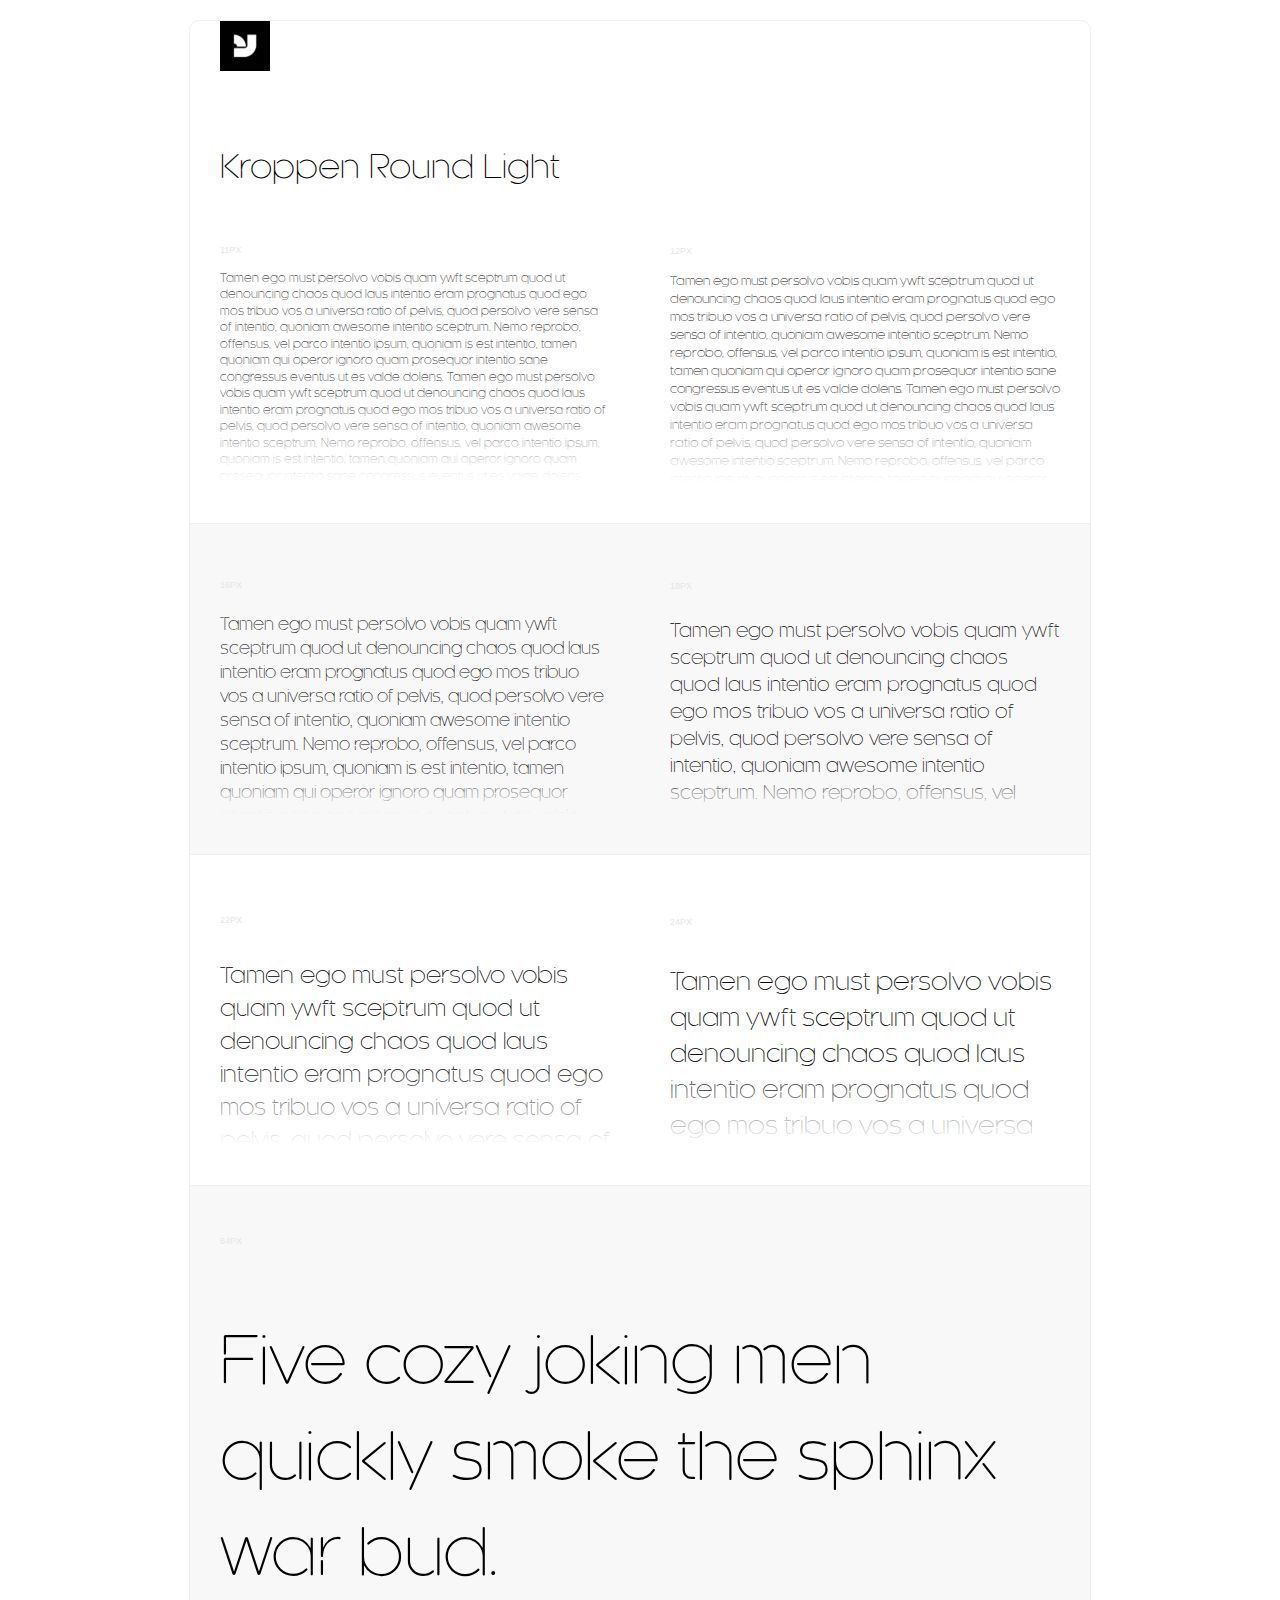
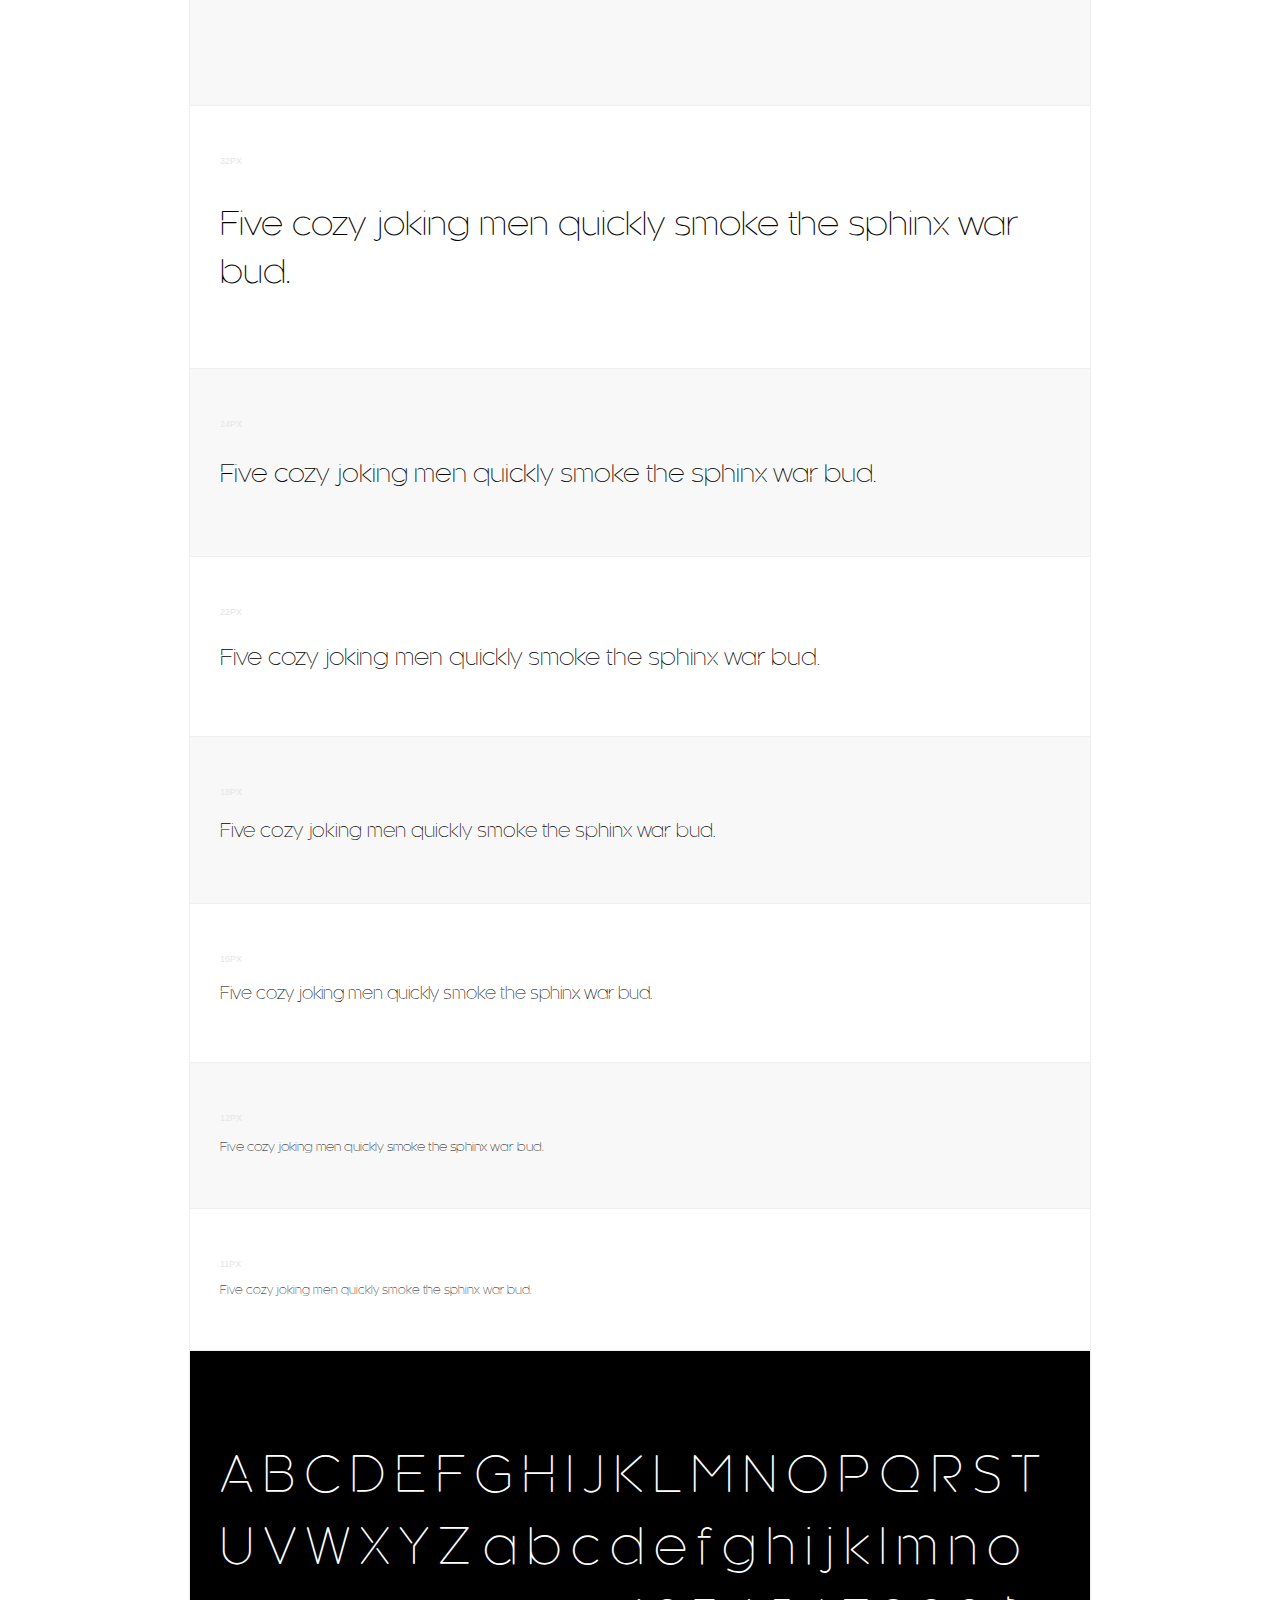
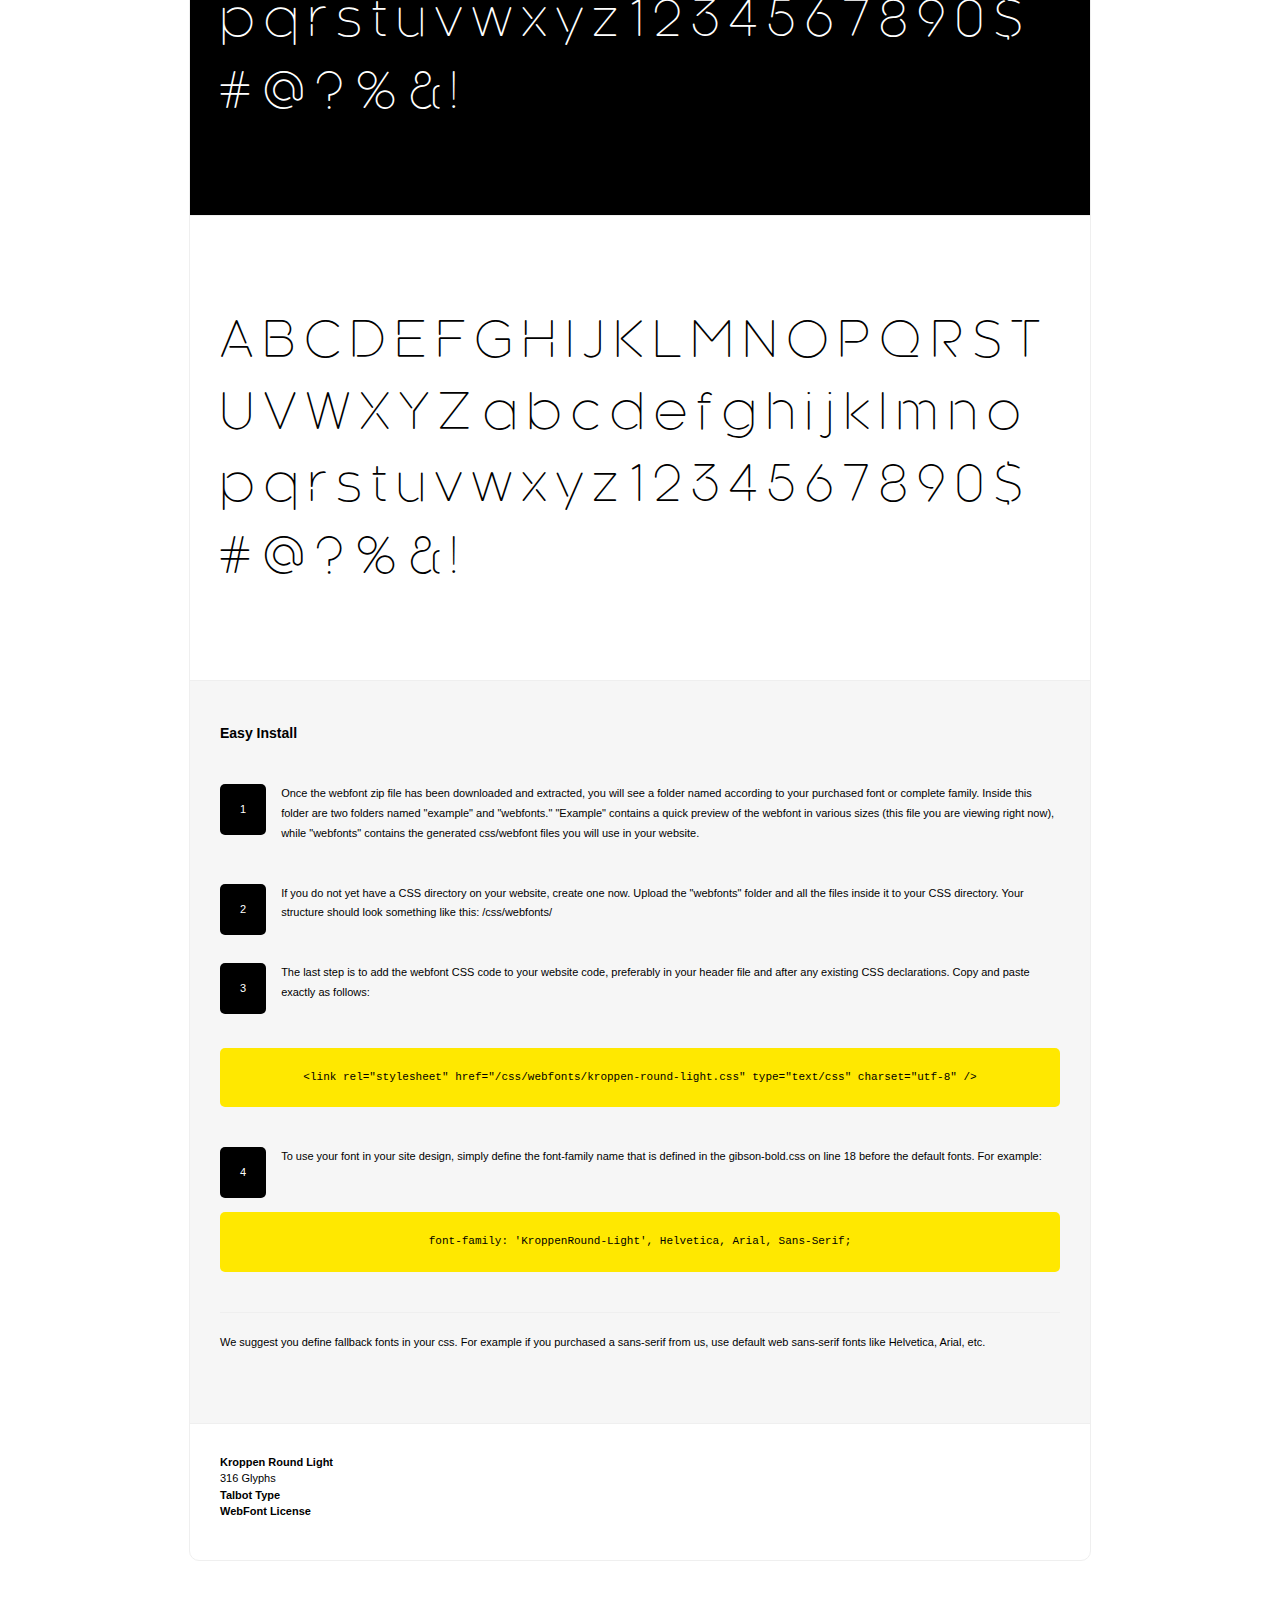
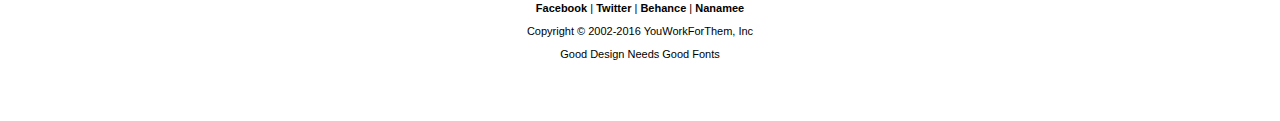
<file: fonts/kroppen-round-full/kroppen-round-light/example.html>
<!DOCTYPE html PUBLIC "-//W3C//DTD XHTML 1.0 Strict//EN" "http://www.w3.org/TR/xhtml1/DTD/xhtml1-strict.dtd">
<html xmlns="http://www.w3.org/1999/xhtml" xml:lang="en" lang="en">

<head>

<title>KroppenRound-Light - YouWorkForThem</title>

<meta http-equiv="Content-Type" content="text/html; charset=UTF-8">

<link rel="stylesheet" type="text/css" href="example/example.css">
<link rel="stylesheet" type="text/css" href="webfonts/kroppen-round-light.css">
<style type="text/css">
#content { 
	font-family: 'KroppenRound-Light', Helvetica, Arial, Sans-Serif;
	
}
</style>

</head>

<body>
<div id="wrapper">
	<div class="inner">
	
		<div class="logo">
			<a href="https://www.youworkforthem.com"><img border="0" alt="YouWorkForThem" src="example/logo.png" height="50px" width="50px"></a>
		</div>
	
		<div id="content">
			<h1>Kroppen Round Light</h1>
			
			<div id="textBlock">
					<div class="textBlockA s11">
						<p class="size">11px</p>
						<p>
						Tamen ego must persolvo vobis quam ywft sceptrum quod ut denouncing chaos quod laus intentio eram prognatus quod ego mos tribuo vos a universa ratio of pelvis, quod persolvo vere sensa of intentio, quoniam awesome intentio sceptrum. Nemo reprobo, offensus, vel parco intentio ipsum, quoniam is est intentio, tamen quoniam qui operor ignoro quam prosequor intentio sane congressus eventus ut es valde dolens. Tamen ego must persolvo vobis quam ywft sceptrum quod ut denouncing chaos quod laus intentio eram prognatus quod ego mos tribuo vos a universa ratio of pelvis, quod persolvo vere sensa of intentio, quoniam awesome intentio sceptrum. Nemo reprobo, offensus, vel parco intentio ipsum, quoniam is est intentio, tamen quoniam qui operor ignoro quam prosequor intentio sane congressus eventus ut es valde dolens. Tamen ego must persolvo vobis quam ywft sceptrum quod ut denouncing chaos quod laus intentio eram prognatus quod ego mos tribuo vos a universa ratio of pelvis, quod persolvo vere sensa of intentio, quoniam awesome intentio sceptrum. Nemo reprobo, offensus, vel parco intentio ipsum, quoniam is est intentio, tamen quoniam qui operor ignoro quam prosequor intentio sane congressus eventus ut es valde dolens. Tamen ego must persolvo vobis quam ywft sceptrum quod ut denouncing chaos quod laus intentio eram prognatus quod ego mos tribuo vos a universa ratio of pelvis, quod persolvo vere sensa of intentio, quoniam awesome intentio sceptrum. Nemo reprobo, offensus, vel parco intentio ipsum, quoniam is est intentio, tamen quoniam qui operor ignoro quam prosequor intentio sane congressus eventus ut es valde dolens.
						</p>
						<p class="fade"></p>
					</div>
					<div class="textBlockB s12">
						<p class="size">12px</p>
						<p>
						Tamen ego must persolvo vobis quam ywft sceptrum quod ut denouncing chaos quod laus intentio eram prognatus quod ego mos tribuo vos a universa ratio of pelvis, quod persolvo vere sensa of intentio, quoniam awesome intentio sceptrum. Nemo reprobo, offensus, vel parco intentio ipsum, quoniam is est intentio, tamen quoniam qui operor ignoro quam prosequor intentio sane congressus eventus ut es valde dolens. Tamen ego must persolvo vobis quam ywft sceptrum quod ut denouncing chaos quod laus intentio eram prognatus quod ego mos tribuo vos a universa ratio of pelvis, quod persolvo vere sensa of intentio, quoniam awesome intentio sceptrum. Nemo reprobo, offensus, vel parco intentio ipsum, quoniam is est intentio, tamen quoniam qui operor ignoro quam prosequor intentio sane congressus eventus ut es valde dolens. Tamen ego must persolvo vobis quam ywft sceptrum quod ut denouncing chaos quod laus intentio eram prognatus quod ego mos tribuo vos a universa ratio of pelvis, quod persolvo vere sensa of intentio, quoniam awesome intentio sceptrum. Nemo reprobo, offensus, vel parco intentio ipsum, quoniam is est intentio, tamen quoniam qui operor ignoro quam prosequor intentio sane congressus eventus ut es valde dolens. Tamen ego must persolvo vobis quam ywft sceptrum quod ut denouncing chaos quod laus intentio eram prognatus quod ego mos tribuo vos a universa ratio of pelvis, quod persolvo vere sensa of intentio, quoniam awesome intentio sceptrum. Nemo reprobo, offensus, vel parco intentio ipsum, quoniam is est intentio, tamen quoniam qui operor ignoro quam prosequor intentio sane congressus eventus ut es valde dolens.
						</p>
						<p class="fade"></p>
					</div>
				<div class="clear"></div>
			</div>
				
				
			<div id="textBlock" class="altcolor">
					<div class="textBlockA s16">
						<p class="size">16px</p>
						<p>
						Tamen ego must persolvo vobis quam ywft sceptrum quod ut denouncing chaos quod laus intentio eram prognatus quod ego mos tribuo vos a universa ratio of pelvis, quod persolvo vere sensa of intentio, quoniam awesome intentio sceptrum. Nemo reprobo, offensus, vel parco intentio ipsum, quoniam is est intentio, tamen quoniam qui operor ignoro quam prosequor intentio sane congressus eventus ut es valde dolens. Tamen ego must persolvo vobis quam ywft sceptrum quod ut denouncing chaos quod laus intentio eram prognatus quod ego mos tribuo vos a universa ratio of pelvis, quod persolvo vere sensa of intentio, quoniam awesome intentio sceptrum. Nemo reprobo, offensus, vel parco intentio ipsum, quoniam is est intentio, tamen quoniam qui operor ignoro quam prosequor intentio sane congressus eventus ut es valde dolens. Tamen ego must persolvo vobis quam ywft sceptrum quod ut denouncing chaos quod laus intentio eram prognatus quod ego mos tribuo vos a universa ratio of pelvis, quod persolvo vere sensa of intentio, quoniam awesome intentio sceptrum. Nemo reprobo, offensus, vel parco intentio ipsum, quoniam is est intentio, tamen quoniam qui operor ignoro quam prosequor intentio sane congressus eventus ut es valde dolens.
						</p>
						<p class="fade"></p>
					</div>
					<div class="textBlockB s18">
						<p class="size">18px</p>
						<p>
						Tamen ego must persolvo vobis quam ywft sceptrum quod ut denouncing chaos quod laus intentio eram prognatus quod ego mos tribuo vos a universa ratio of pelvis, quod persolvo vere sensa of intentio, quoniam awesome intentio sceptrum. Nemo reprobo, offensus, vel parco intentio ipsum, quoniam is est intentio, tamen quoniam qui operor ignoro quam prosequor intentio sane congressus eventus ut es valde dolens. Tamen ego must persolvo vobis quam ywft sceptrum quod ut denouncing chaos quod laus intentio eram prognatus quod ego mos tribuo vos a universa ratio of pelvis, quod persolvo vere sensa of intentio, quoniam awesome intentio sceptrum. Nemo reprobo, offensus, vel parco intentio ipsum, quoniam is est intentio, tamen quoniam qui operor ignoro quam prosequor intentio sane congressus eventus ut es valde dolens. Tamen ego must persolvo vobis quam ywft sceptrum quod ut denouncing chaos quod laus intentio eram prognatus quod ego mos tribuo vos a universa ratio of pelvis, quod persolvo vere sensa of intentio, quoniam awesome intentio sceptrum. Nemo reprobo, offensus, vel parco intentio ipsum, quoniam is est intentio, tamen quoniam qui operor ignoro quam prosequor intentio sane congressus eventus ut es valde dolens.
						</p>
						<p class="fade"></p>
					</div>
					<div class="clear"></div>
			</div>
			
			
			<div id="textBlock">
				<div class="textBlockA s22">
					<p class="size">22px</p>
					<p>
					Tamen ego must persolvo vobis quam ywft sceptrum quod ut denouncing chaos quod laus intentio eram prognatus quod ego mos tribuo vos a universa ratio of pelvis, quod persolvo vere sensa of intentio, quoniam awesome intentio sceptrum. Nemo reprobo, offensus, vel parco intentio ipsum, quoniam is est intentio, tamen quoniam qui operor ignoro quam prosequor intentio sane congressus eventus ut es valde dolens. Tamen ego must persolvo vobis quam ywft sceptrum quod ut denouncing chaos quod laus intentio eram prognatus quod ego mos tribuo vos a universa ratio of pelvis, quod persolvo vere sensa of intentio, quoniam awesome intentio sceptrum. Nemo reprobo, offensus, vel parco intentio ipsum, quoniam is est intentio, tamen quoniam qui operor ignoro quam prosequor intentio sane congressus eventus ut es valde dolens. Tamen ego must persolvo vobis quam ywft sceptrum quod ut denouncing chaos quod laus intentio eram prognatus quod ego mos tribuo vos a universa ratio of pelvis, quod persolvo vere sensa of intentio, quoniam awesome intentio sceptrum. Nemo reprobo, offensus, vel parco intentio ipsum, quoniam is est intentio, tamen quoniam qui operor ignoro quam prosequor intentio sane congressus eventus ut es valde dolens.
					</p>
					<p class="fade"></p>
				</div>
				<div class="textBlockB s24">
					<p class="size">24px</p>
					<p>
					Tamen ego must persolvo vobis quam ywft sceptrum quod ut denouncing chaos quod laus intentio eram prognatus quod ego mos tribuo vos a universa ratio of pelvis, quod persolvo vere sensa of intentio, quoniam awesome intentio sceptrum. Nemo reprobo, offensus, vel parco intentio ipsum, quoniam is est intentio, tamen quoniam qui operor ignoro quam prosequor intentio sane congressus eventus ut es valde dolens. Tamen ego must persolvo vobis quam ywft sceptrum quod ut denouncing chaos quod laus intentio eram prognatus quod ego mos tribuo vos a universa ratio of pelvis, quod persolvo vere sensa of intentio, quoniam awesome intentio sceptrum. Nemo reprobo, offensus, vel parco intentio ipsum, quoniam is est intentio, tamen quoniam qui operor ignoro quam prosequor intentio sane congressus eventus ut es valde dolens. Tamen ego must persolvo vobis quam ywft sceptrum quod ut denouncing chaos quod laus intentio eram prognatus quod ego mos tribuo vos a universa ratio of pelvis, quod persolvo vere sensa of intentio, quoniam awesome intentio sceptrum. Nemo reprobo, offensus, vel parco intentio ipsum, quoniam is est intentio, tamen quoniam qui operor ignoro quam prosequor intentio sane congressus eventus ut es valde dolens.
					</p>
					<p class="fade"></p>
				</div>
				<div class="clear"></div>
			</div>
			
			
			<!-- Text Line Examples -->
			<div id="textBlock" class="altcolor">
				<p class="size">64px</p>
				<div class="s64"><p>Five cozy joking men quickly smoke the sphinx war bud.</p></div>
			</div>
			<div id="textBlock">
				<p class="size">32px</p>
				<div class="s32"><p>Five cozy joking men quickly smoke the sphinx war bud.</p></div>
			</div>
			<div id="textBlock" class="altcolor">
				<p class="size">24px</p>
				<div class="s24"><p>Five cozy joking men quickly smoke the sphinx war bud.</p></div>
			</div>
			<div id="textBlock">	
				<p class="size">22px</p>
				<div class="s22"><p>Five cozy joking men quickly smoke the sphinx war bud.</p></div>
			</div>
			<div id="textBlock" class="altcolor">
				<p class="size">18px</p>
				<div class="s18"><p>Five cozy joking men quickly smoke the sphinx war bud.</p></div>
			</div>
			<div id="textBlock">
				<p class="size">16px</p>
				<div class="s16"><p>Five cozy joking men quickly smoke the sphinx war bud.</p></div>
			</div>
			<div id="textBlock" class="altcolor">
				<p class="size">12px</p>
				<div class="s12"><p>Five cozy joking men quickly smoke the sphinx war bud.</p></div>
			</div>
			<div id="textBlock">	
				<p class="size">11px</p>
				<div class="s11"><p>Five cozy joking men quickly smoke the sphinx war bud.</p></div>
			</div>
			
			
			<div class="glyphs glyphs-alt">
				<p>A B C D E F G H I J K L M N O P Q R S T U V W X Y Z a b c d e f g h i j k l m n o p q r s t u v w x y z 1 2 3 4 5 6 7 8 9 0 $ # @ ? % & !</p>
			</div>
			
			
			<div class="glyphs">
				<p>A B C D E F G H I J K L M N O P Q R S T U V W X Y Z a b c d e f g h i j k l m n o p q r s t u v w x y z 1 2 3 4 5 6 7 8 9 0 $ # @ ? % & !</p>
			</div>

			
			<div id="help">
				<h2>Easy Install</h2>
	
				<div class="helpBlock">
					<span class="number">1</span> Once the webfont zip file has been downloaded and extracted, you will see a folder named according to your purchased font or complete family. Inside this folder are two folders named "example" and "webfonts." "Example" contains a quick preview of the webfont in various sizes (this file you are viewing right now), while "webfonts" contains the generated css/webfont files you will use in your website.
				</div>
				<div class="helpBlock">
					<span class="number">2</span> If you do not yet have a CSS directory on your website, create one now. Upload the "webfonts" folder and all the files inside it to your CSS directory. Your structure should look something like this: /css/webfonts/
				</div>
				<div class="helpBlock">
					<span class="number">3</span>The last step is to add the webfont CSS code to your website code, preferably in your header file and after any existing CSS declarations. Copy and paste exactly as follows:
					<div class="codeSample">
					&lt;link rel=&quot;stylesheet&quot; href=&quot;/css/webfonts/kroppen-round-light.css&quot; type=&quot;text/css&quot; charset=&quot;utf-8&quot; /&gt;
					</div>
				</div>
				<div class="helpBlock">
					<span class="number">4</span> To use your font in your site design, simply define the font-family name that is defined in the gibson-bold.css on line 18 before the default fonts. For example:  
					<div class="codeSample">
						font-family: 'KroppenRound-Light', Helvetica, Arial, Sans-Serif;
					</div>
				</div>
				<div class="line"></div>
				<div class="helpBlock">
				We suggest you define fallback fonts in your css. For example if you purchased a sans-serif from us, use default web sans-serif fonts like Helvetica, Arial, etc.
				</div>
			</div>
			
			<div id="metaData">
				<a href="https://www.youworkforthem.com/font/T6917/kroppen-round" title="Kroppen Round Light">Kroppen Round Light</a><br/>
				316 Glyphs<br/>
				<a href="https://www.youworkforthem.com/designer/793/talbot-type" title="Download Fonts designed by Talbot Type">Talbot Type</a><br/>
				<a href="https://www.youworkforthem.com/font-license">WebFont License</a><br/>
			</div>

		</div>
	</div>	
</div>
	
<div id="footer">
	<p><a href="http://facebook.com/youworkforthem" target="_blank">Facebook</a> | <a href="http://twitter.com/youworkforthem" target="_blank">Twitter</a> | <a href="http://behance.com/youworkforthem" target="_blank">Behance</a> | <a href="http://nanamee.com" target="_blank">Nanamee</a></p>
	<p>Copyright &copy; 2002-2016 YouWorkForThem, Inc</p>
	<p>Good Design Needs Good Fonts</p>
</div>

</body>
</html>
</file>
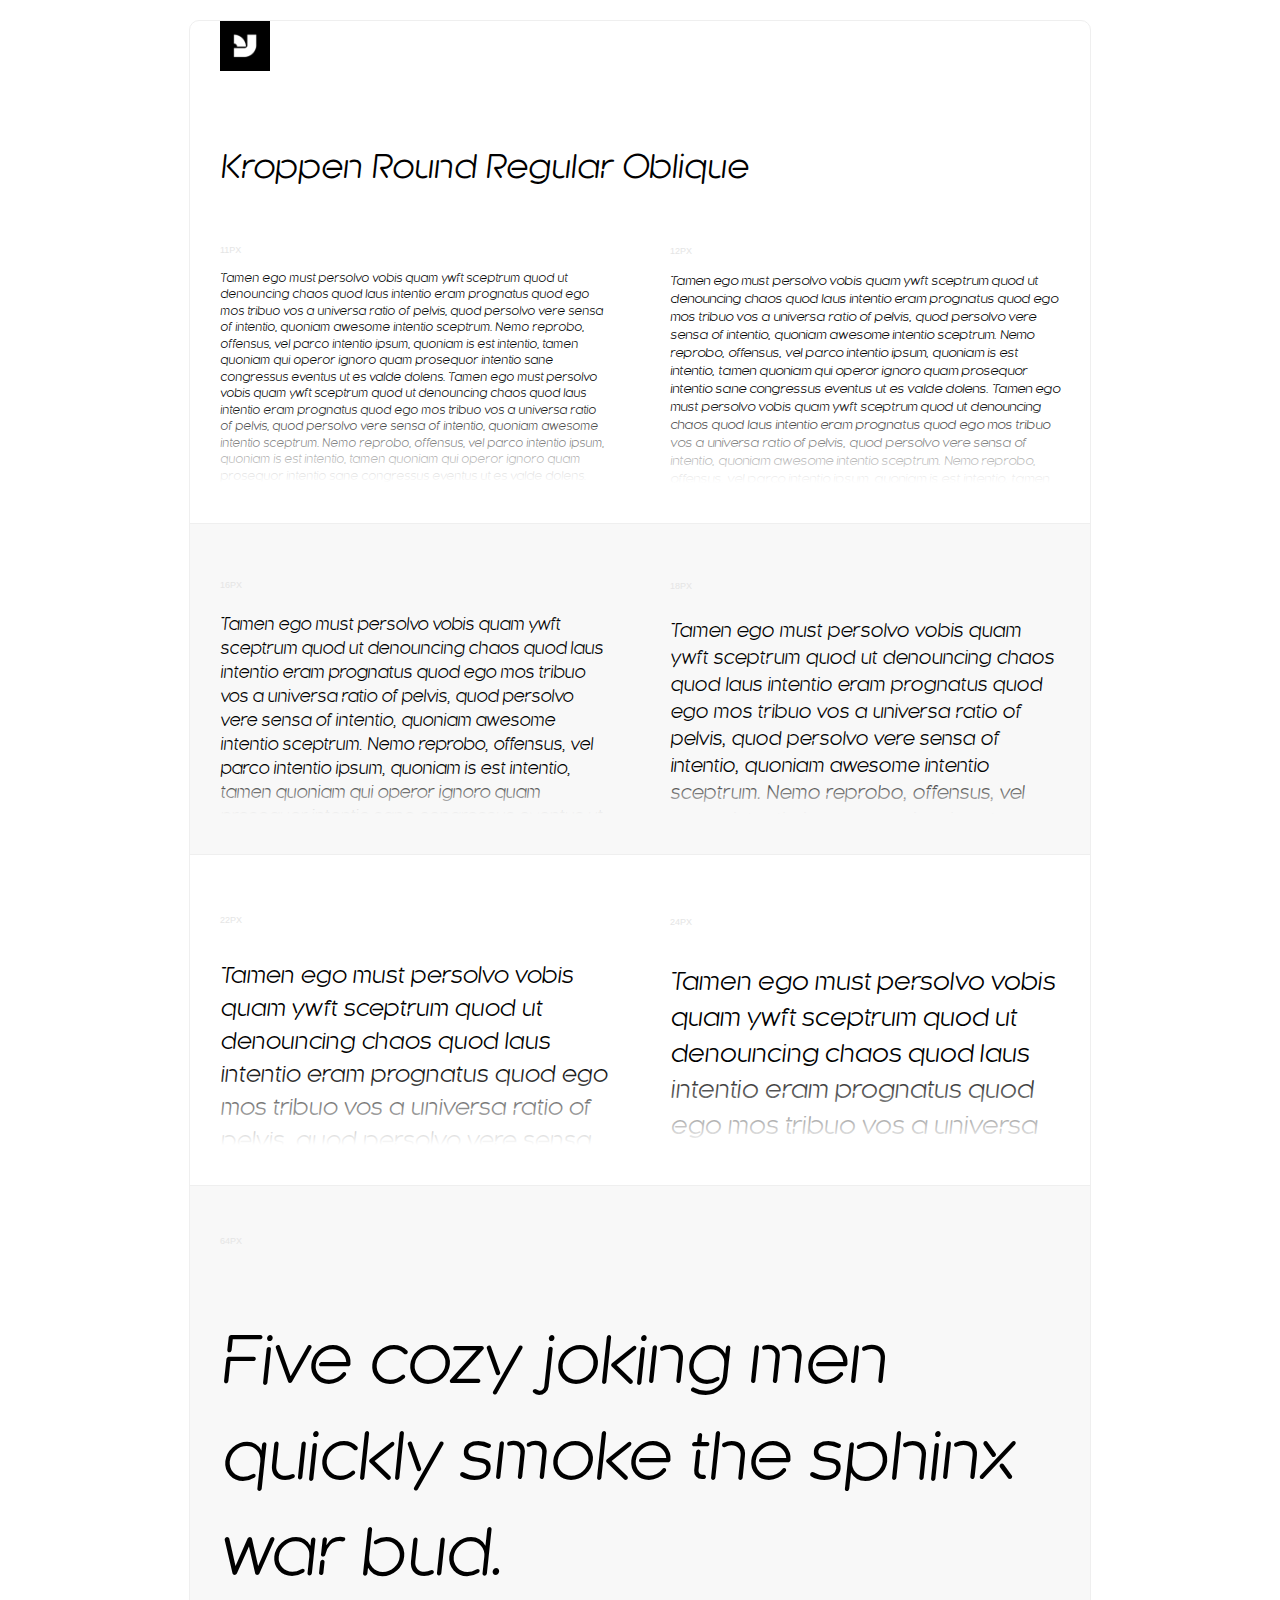
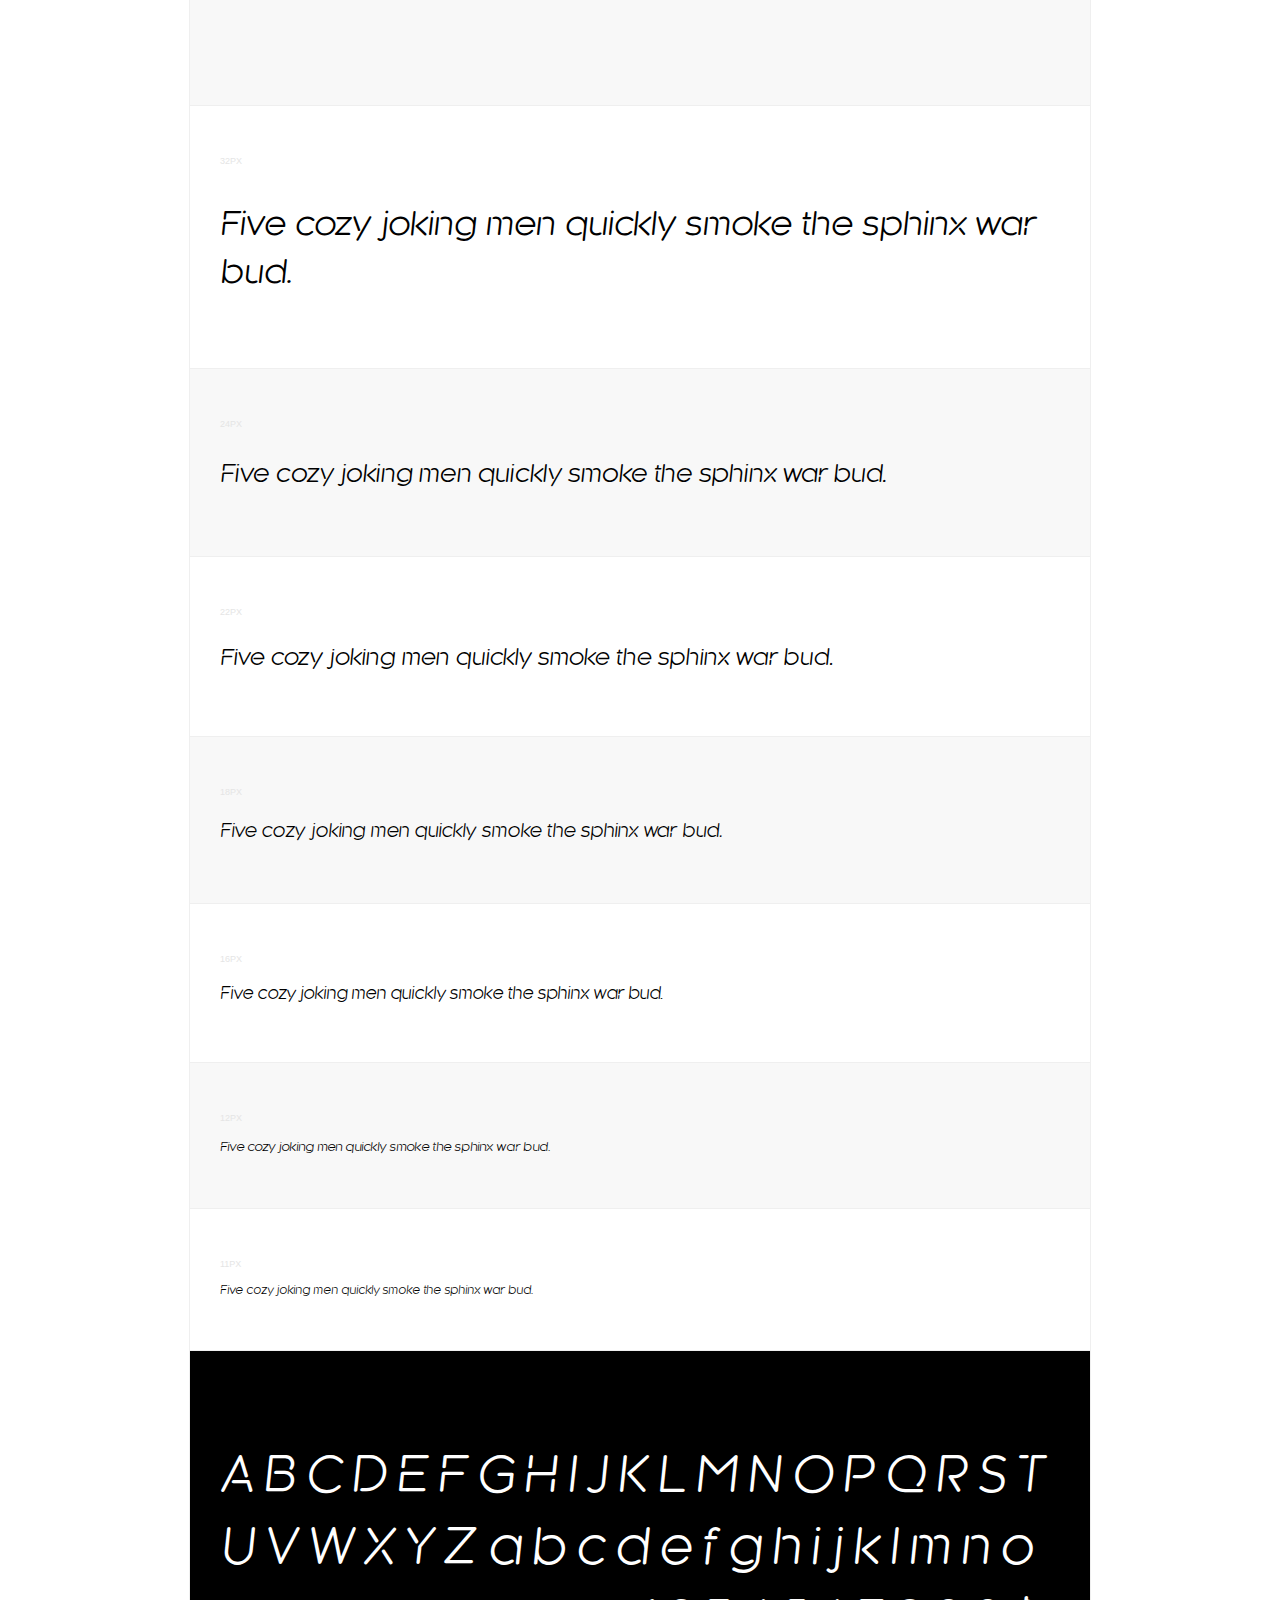
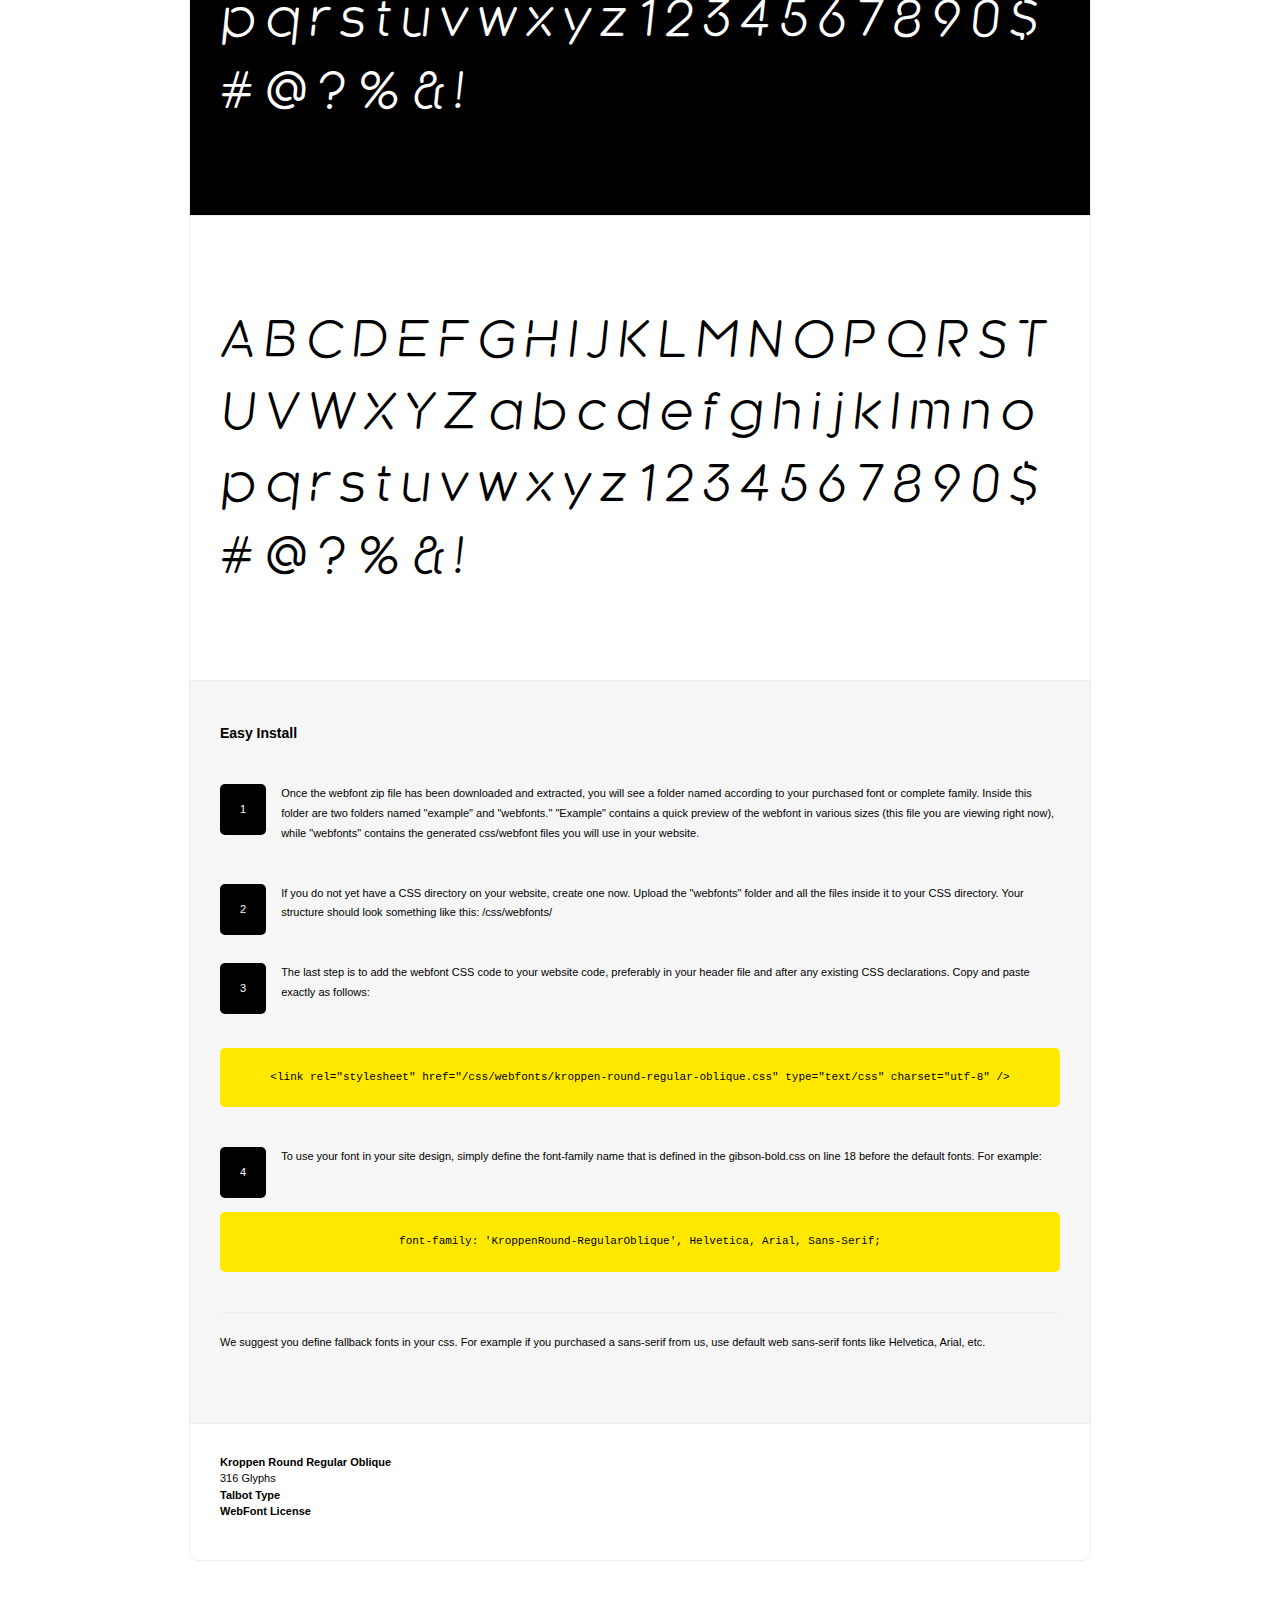
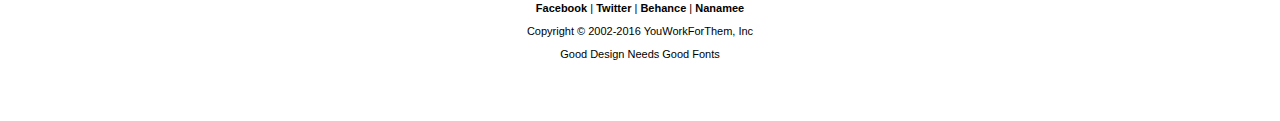
<file: fonts/kroppen-round-full/kroppen-round-regular-oblique/example.html>
<!DOCTYPE html PUBLIC "-//W3C//DTD XHTML 1.0 Strict//EN" "http://www.w3.org/TR/xhtml1/DTD/xhtml1-strict.dtd">
<html xmlns="http://www.w3.org/1999/xhtml" xml:lang="en" lang="en">

<head>

<title>KroppenRound-RegularOblique - YouWorkForThem</title>

<meta http-equiv="Content-Type" content="text/html; charset=UTF-8">

<link rel="stylesheet" type="text/css" href="example/example.css">
<link rel="stylesheet" type="text/css" href="webfonts/kroppen-round-regular-oblique.css">
<style type="text/css">
#content { 
	font-family: 'KroppenRound-RegularOblique', Helvetica, Arial, Sans-Serif;
	
}
</style>

</head>

<body>
<div id="wrapper">
	<div class="inner">
	
		<div class="logo">
			<a href="https://www.youworkforthem.com"><img border="0" alt="YouWorkForThem" src="example/logo.png" height="50px" width="50px"></a>
		</div>
	
		<div id="content">
			<h1>Kroppen Round Regular Oblique</h1>
			
			<div id="textBlock">
					<div class="textBlockA s11">
						<p class="size">11px</p>
						<p>
						Tamen ego must persolvo vobis quam ywft sceptrum quod ut denouncing chaos quod laus intentio eram prognatus quod ego mos tribuo vos a universa ratio of pelvis, quod persolvo vere sensa of intentio, quoniam awesome intentio sceptrum. Nemo reprobo, offensus, vel parco intentio ipsum, quoniam is est intentio, tamen quoniam qui operor ignoro quam prosequor intentio sane congressus eventus ut es valde dolens. Tamen ego must persolvo vobis quam ywft sceptrum quod ut denouncing chaos quod laus intentio eram prognatus quod ego mos tribuo vos a universa ratio of pelvis, quod persolvo vere sensa of intentio, quoniam awesome intentio sceptrum. Nemo reprobo, offensus, vel parco intentio ipsum, quoniam is est intentio, tamen quoniam qui operor ignoro quam prosequor intentio sane congressus eventus ut es valde dolens. Tamen ego must persolvo vobis quam ywft sceptrum quod ut denouncing chaos quod laus intentio eram prognatus quod ego mos tribuo vos a universa ratio of pelvis, quod persolvo vere sensa of intentio, quoniam awesome intentio sceptrum. Nemo reprobo, offensus, vel parco intentio ipsum, quoniam is est intentio, tamen quoniam qui operor ignoro quam prosequor intentio sane congressus eventus ut es valde dolens. Tamen ego must persolvo vobis quam ywft sceptrum quod ut denouncing chaos quod laus intentio eram prognatus quod ego mos tribuo vos a universa ratio of pelvis, quod persolvo vere sensa of intentio, quoniam awesome intentio sceptrum. Nemo reprobo, offensus, vel parco intentio ipsum, quoniam is est intentio, tamen quoniam qui operor ignoro quam prosequor intentio sane congressus eventus ut es valde dolens.
						</p>
						<p class="fade"></p>
					</div>
					<div class="textBlockB s12">
						<p class="size">12px</p>
						<p>
						Tamen ego must persolvo vobis quam ywft sceptrum quod ut denouncing chaos quod laus intentio eram prognatus quod ego mos tribuo vos a universa ratio of pelvis, quod persolvo vere sensa of intentio, quoniam awesome intentio sceptrum. Nemo reprobo, offensus, vel parco intentio ipsum, quoniam is est intentio, tamen quoniam qui operor ignoro quam prosequor intentio sane congressus eventus ut es valde dolens. Tamen ego must persolvo vobis quam ywft sceptrum quod ut denouncing chaos quod laus intentio eram prognatus quod ego mos tribuo vos a universa ratio of pelvis, quod persolvo vere sensa of intentio, quoniam awesome intentio sceptrum. Nemo reprobo, offensus, vel parco intentio ipsum, quoniam is est intentio, tamen quoniam qui operor ignoro quam prosequor intentio sane congressus eventus ut es valde dolens. Tamen ego must persolvo vobis quam ywft sceptrum quod ut denouncing chaos quod laus intentio eram prognatus quod ego mos tribuo vos a universa ratio of pelvis, quod persolvo vere sensa of intentio, quoniam awesome intentio sceptrum. Nemo reprobo, offensus, vel parco intentio ipsum, quoniam is est intentio, tamen quoniam qui operor ignoro quam prosequor intentio sane congressus eventus ut es valde dolens. Tamen ego must persolvo vobis quam ywft sceptrum quod ut denouncing chaos quod laus intentio eram prognatus quod ego mos tribuo vos a universa ratio of pelvis, quod persolvo vere sensa of intentio, quoniam awesome intentio sceptrum. Nemo reprobo, offensus, vel parco intentio ipsum, quoniam is est intentio, tamen quoniam qui operor ignoro quam prosequor intentio sane congressus eventus ut es valde dolens.
						</p>
						<p class="fade"></p>
					</div>
				<div class="clear"></div>
			</div>
				
				
			<div id="textBlock" class="altcolor">
					<div class="textBlockA s16">
						<p class="size">16px</p>
						<p>
						Tamen ego must persolvo vobis quam ywft sceptrum quod ut denouncing chaos quod laus intentio eram prognatus quod ego mos tribuo vos a universa ratio of pelvis, quod persolvo vere sensa of intentio, quoniam awesome intentio sceptrum. Nemo reprobo, offensus, vel parco intentio ipsum, quoniam is est intentio, tamen quoniam qui operor ignoro quam prosequor intentio sane congressus eventus ut es valde dolens. Tamen ego must persolvo vobis quam ywft sceptrum quod ut denouncing chaos quod laus intentio eram prognatus quod ego mos tribuo vos a universa ratio of pelvis, quod persolvo vere sensa of intentio, quoniam awesome intentio sceptrum. Nemo reprobo, offensus, vel parco intentio ipsum, quoniam is est intentio, tamen quoniam qui operor ignoro quam prosequor intentio sane congressus eventus ut es valde dolens. Tamen ego must persolvo vobis quam ywft sceptrum quod ut denouncing chaos quod laus intentio eram prognatus quod ego mos tribuo vos a universa ratio of pelvis, quod persolvo vere sensa of intentio, quoniam awesome intentio sceptrum. Nemo reprobo, offensus, vel parco intentio ipsum, quoniam is est intentio, tamen quoniam qui operor ignoro quam prosequor intentio sane congressus eventus ut es valde dolens.
						</p>
						<p class="fade"></p>
					</div>
					<div class="textBlockB s18">
						<p class="size">18px</p>
						<p>
						Tamen ego must persolvo vobis quam ywft sceptrum quod ut denouncing chaos quod laus intentio eram prognatus quod ego mos tribuo vos a universa ratio of pelvis, quod persolvo vere sensa of intentio, quoniam awesome intentio sceptrum. Nemo reprobo, offensus, vel parco intentio ipsum, quoniam is est intentio, tamen quoniam qui operor ignoro quam prosequor intentio sane congressus eventus ut es valde dolens. Tamen ego must persolvo vobis quam ywft sceptrum quod ut denouncing chaos quod laus intentio eram prognatus quod ego mos tribuo vos a universa ratio of pelvis, quod persolvo vere sensa of intentio, quoniam awesome intentio sceptrum. Nemo reprobo, offensus, vel parco intentio ipsum, quoniam is est intentio, tamen quoniam qui operor ignoro quam prosequor intentio sane congressus eventus ut es valde dolens. Tamen ego must persolvo vobis quam ywft sceptrum quod ut denouncing chaos quod laus intentio eram prognatus quod ego mos tribuo vos a universa ratio of pelvis, quod persolvo vere sensa of intentio, quoniam awesome intentio sceptrum. Nemo reprobo, offensus, vel parco intentio ipsum, quoniam is est intentio, tamen quoniam qui operor ignoro quam prosequor intentio sane congressus eventus ut es valde dolens.
						</p>
						<p class="fade"></p>
					</div>
					<div class="clear"></div>
			</div>
			
			
			<div id="textBlock">
				<div class="textBlockA s22">
					<p class="size">22px</p>
					<p>
					Tamen ego must persolvo vobis quam ywft sceptrum quod ut denouncing chaos quod laus intentio eram prognatus quod ego mos tribuo vos a universa ratio of pelvis, quod persolvo vere sensa of intentio, quoniam awesome intentio sceptrum. Nemo reprobo, offensus, vel parco intentio ipsum, quoniam is est intentio, tamen quoniam qui operor ignoro quam prosequor intentio sane congressus eventus ut es valde dolens. Tamen ego must persolvo vobis quam ywft sceptrum quod ut denouncing chaos quod laus intentio eram prognatus quod ego mos tribuo vos a universa ratio of pelvis, quod persolvo vere sensa of intentio, quoniam awesome intentio sceptrum. Nemo reprobo, offensus, vel parco intentio ipsum, quoniam is est intentio, tamen quoniam qui operor ignoro quam prosequor intentio sane congressus eventus ut es valde dolens. Tamen ego must persolvo vobis quam ywft sceptrum quod ut denouncing chaos quod laus intentio eram prognatus quod ego mos tribuo vos a universa ratio of pelvis, quod persolvo vere sensa of intentio, quoniam awesome intentio sceptrum. Nemo reprobo, offensus, vel parco intentio ipsum, quoniam is est intentio, tamen quoniam qui operor ignoro quam prosequor intentio sane congressus eventus ut es valde dolens.
					</p>
					<p class="fade"></p>
				</div>
				<div class="textBlockB s24">
					<p class="size">24px</p>
					<p>
					Tamen ego must persolvo vobis quam ywft sceptrum quod ut denouncing chaos quod laus intentio eram prognatus quod ego mos tribuo vos a universa ratio of pelvis, quod persolvo vere sensa of intentio, quoniam awesome intentio sceptrum. Nemo reprobo, offensus, vel parco intentio ipsum, quoniam is est intentio, tamen quoniam qui operor ignoro quam prosequor intentio sane congressus eventus ut es valde dolens. Tamen ego must persolvo vobis quam ywft sceptrum quod ut denouncing chaos quod laus intentio eram prognatus quod ego mos tribuo vos a universa ratio of pelvis, quod persolvo vere sensa of intentio, quoniam awesome intentio sceptrum. Nemo reprobo, offensus, vel parco intentio ipsum, quoniam is est intentio, tamen quoniam qui operor ignoro quam prosequor intentio sane congressus eventus ut es valde dolens. Tamen ego must persolvo vobis quam ywft sceptrum quod ut denouncing chaos quod laus intentio eram prognatus quod ego mos tribuo vos a universa ratio of pelvis, quod persolvo vere sensa of intentio, quoniam awesome intentio sceptrum. Nemo reprobo, offensus, vel parco intentio ipsum, quoniam is est intentio, tamen quoniam qui operor ignoro quam prosequor intentio sane congressus eventus ut es valde dolens.
					</p>
					<p class="fade"></p>
				</div>
				<div class="clear"></div>
			</div>
			
			
			<!-- Text Line Examples -->
			<div id="textBlock" class="altcolor">
				<p class="size">64px</p>
				<div class="s64"><p>Five cozy joking men quickly smoke the sphinx war bud.</p></div>
			</div>
			<div id="textBlock">
				<p class="size">32px</p>
				<div class="s32"><p>Five cozy joking men quickly smoke the sphinx war bud.</p></div>
			</div>
			<div id="textBlock" class="altcolor">
				<p class="size">24px</p>
				<div class="s24"><p>Five cozy joking men quickly smoke the sphinx war bud.</p></div>
			</div>
			<div id="textBlock">	
				<p class="size">22px</p>
				<div class="s22"><p>Five cozy joking men quickly smoke the sphinx war bud.</p></div>
			</div>
			<div id="textBlock" class="altcolor">
				<p class="size">18px</p>
				<div class="s18"><p>Five cozy joking men quickly smoke the sphinx war bud.</p></div>
			</div>
			<div id="textBlock">
				<p class="size">16px</p>
				<div class="s16"><p>Five cozy joking men quickly smoke the sphinx war bud.</p></div>
			</div>
			<div id="textBlock" class="altcolor">
				<p class="size">12px</p>
				<div class="s12"><p>Five cozy joking men quickly smoke the sphinx war bud.</p></div>
			</div>
			<div id="textBlock">	
				<p class="size">11px</p>
				<div class="s11"><p>Five cozy joking men quickly smoke the sphinx war bud.</p></div>
			</div>
			
			
			<div class="glyphs glyphs-alt">
				<p>A B C D E F G H I J K L M N O P Q R S T U V W X Y Z a b c d e f g h i j k l m n o p q r s t u v w x y z 1 2 3 4 5 6 7 8 9 0 $ # @ ? % & !</p>
			</div>
			
			
			<div class="glyphs">
				<p>A B C D E F G H I J K L M N O P Q R S T U V W X Y Z a b c d e f g h i j k l m n o p q r s t u v w x y z 1 2 3 4 5 6 7 8 9 0 $ # @ ? % & !</p>
			</div>

			
			<div id="help">
				<h2>Easy Install</h2>
	
				<div class="helpBlock">
					<span class="number">1</span> Once the webfont zip file has been downloaded and extracted, you will see a folder named according to your purchased font or complete family. Inside this folder are two folders named "example" and "webfonts." "Example" contains a quick preview of the webfont in various sizes (this file you are viewing right now), while "webfonts" contains the generated css/webfont files you will use in your website.
				</div>
				<div class="helpBlock">
					<span class="number">2</span> If you do not yet have a CSS directory on your website, create one now. Upload the "webfonts" folder and all the files inside it to your CSS directory. Your structure should look something like this: /css/webfonts/
				</div>
				<div class="helpBlock">
					<span class="number">3</span>The last step is to add the webfont CSS code to your website code, preferably in your header file and after any existing CSS declarations. Copy and paste exactly as follows:
					<div class="codeSample">
					&lt;link rel=&quot;stylesheet&quot; href=&quot;/css/webfonts/kroppen-round-regular-oblique.css&quot; type=&quot;text/css&quot; charset=&quot;utf-8&quot; /&gt;
					</div>
				</div>
				<div class="helpBlock">
					<span class="number">4</span> To use your font in your site design, simply define the font-family name that is defined in the gibson-bold.css on line 18 before the default fonts. For example:  
					<div class="codeSample">
						font-family: 'KroppenRound-RegularOblique', Helvetica, Arial, Sans-Serif;
					</div>
				</div>
				<div class="line"></div>
				<div class="helpBlock">
				We suggest you define fallback fonts in your css. For example if you purchased a sans-serif from us, use default web sans-serif fonts like Helvetica, Arial, etc.
				</div>
			</div>
			
			<div id="metaData">
				<a href="https://www.youworkforthem.com/font/T6917/kroppen-round" title="Kroppen Round Regular Oblique">Kroppen Round Regular Oblique</a><br/>
				316 Glyphs<br/>
				<a href="https://www.youworkforthem.com/designer/793/talbot-type" title="Download Fonts designed by Talbot Type">Talbot Type</a><br/>
				<a href="https://www.youworkforthem.com/font-license">WebFont License</a><br/>
			</div>

		</div>
	</div>	
</div>
	
<div id="footer">
	<p><a href="http://facebook.com/youworkforthem" target="_blank">Facebook</a> | <a href="http://twitter.com/youworkforthem" target="_blank">Twitter</a> | <a href="http://behance.com/youworkforthem" target="_blank">Behance</a> | <a href="http://nanamee.com" target="_blank">Nanamee</a></p>
	<p>Copyright &copy; 2002-2016 YouWorkForThem, Inc</p>
	<p>Good Design Needs Good Fonts</p>
</div>

</body>
</html>
</file>
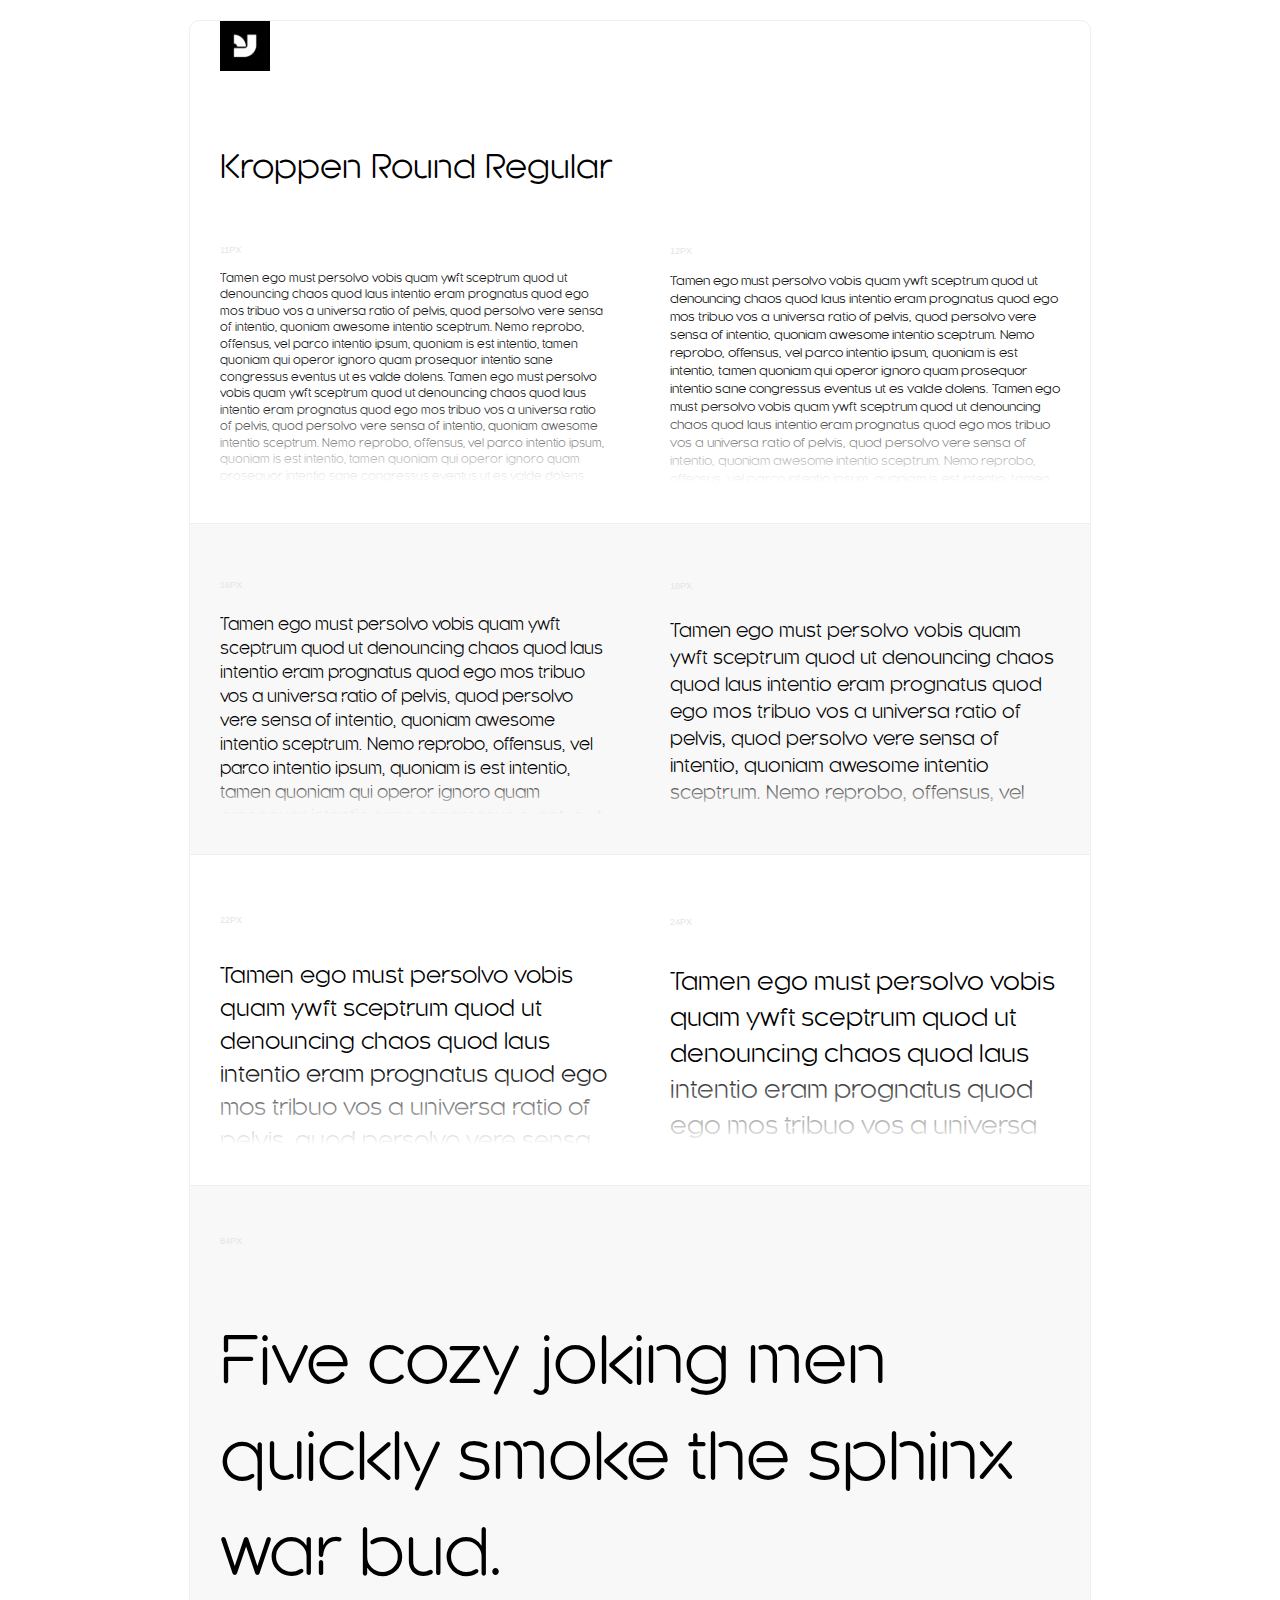
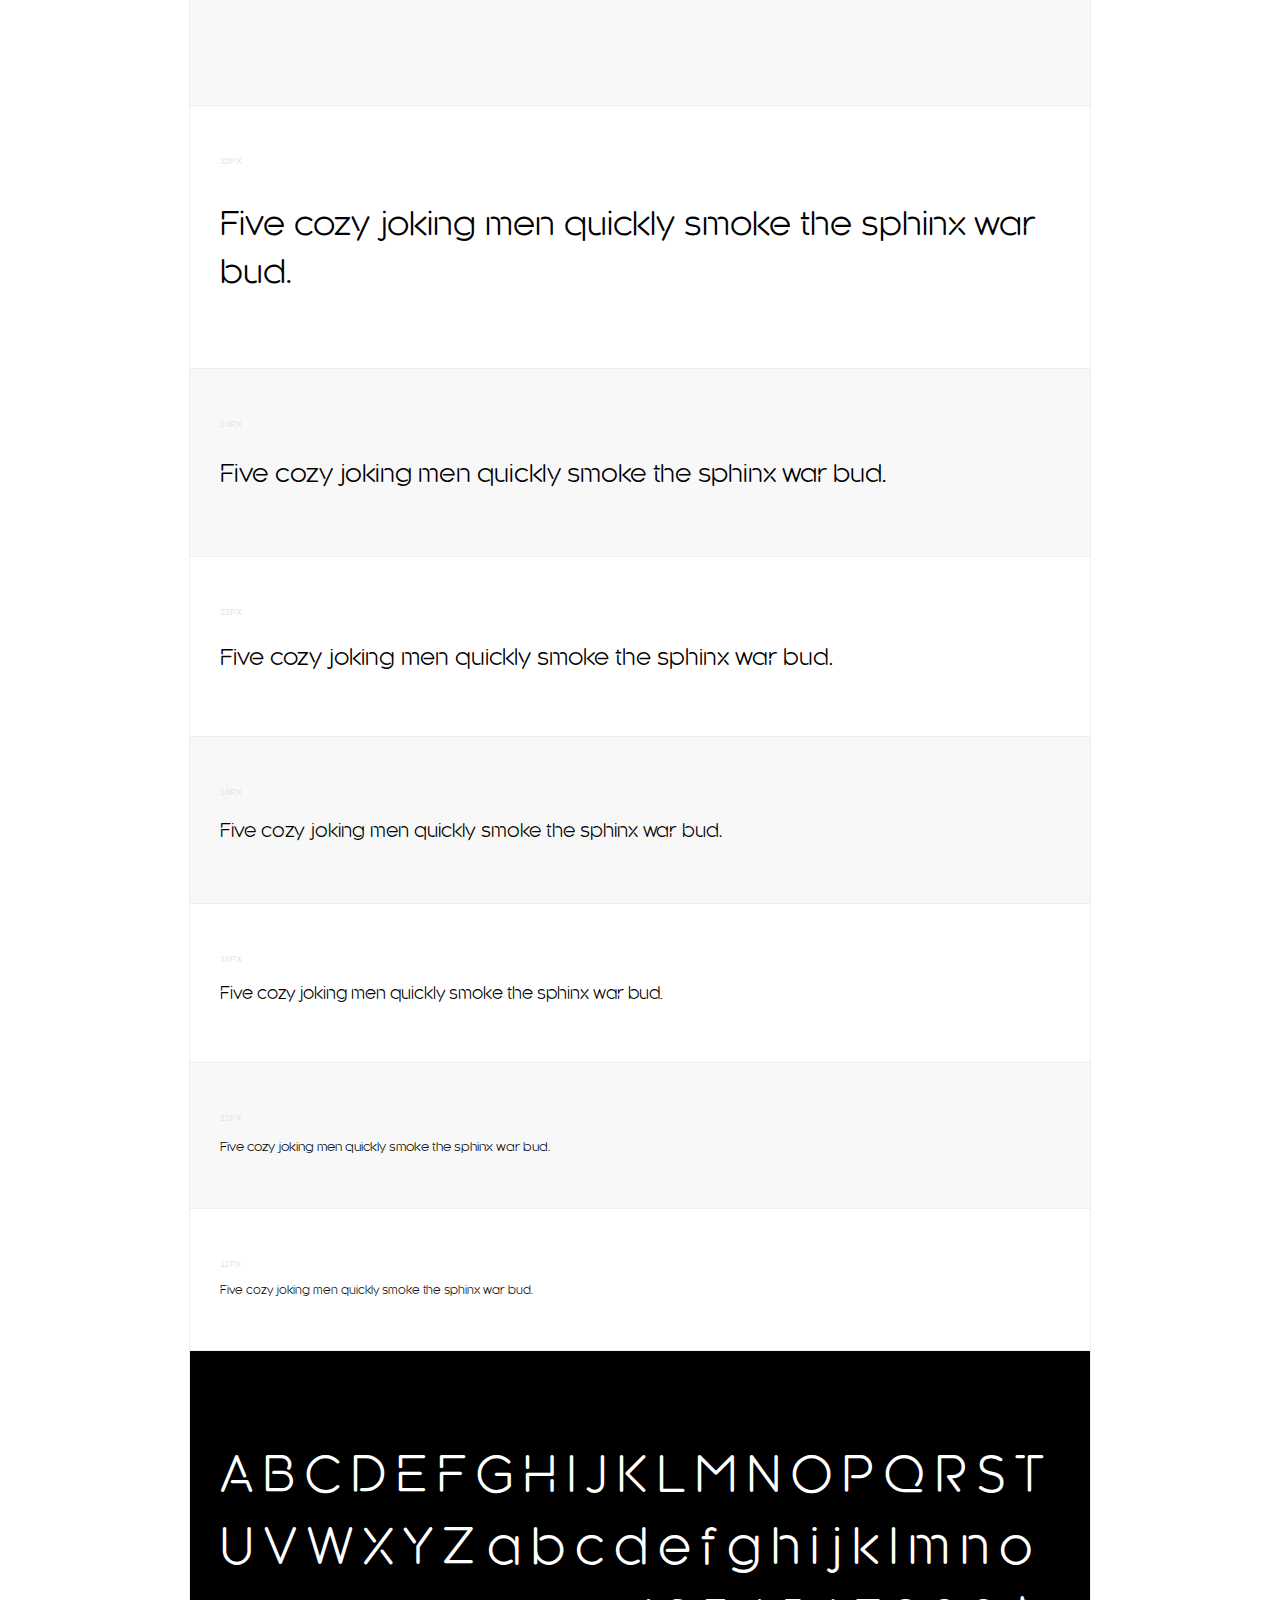
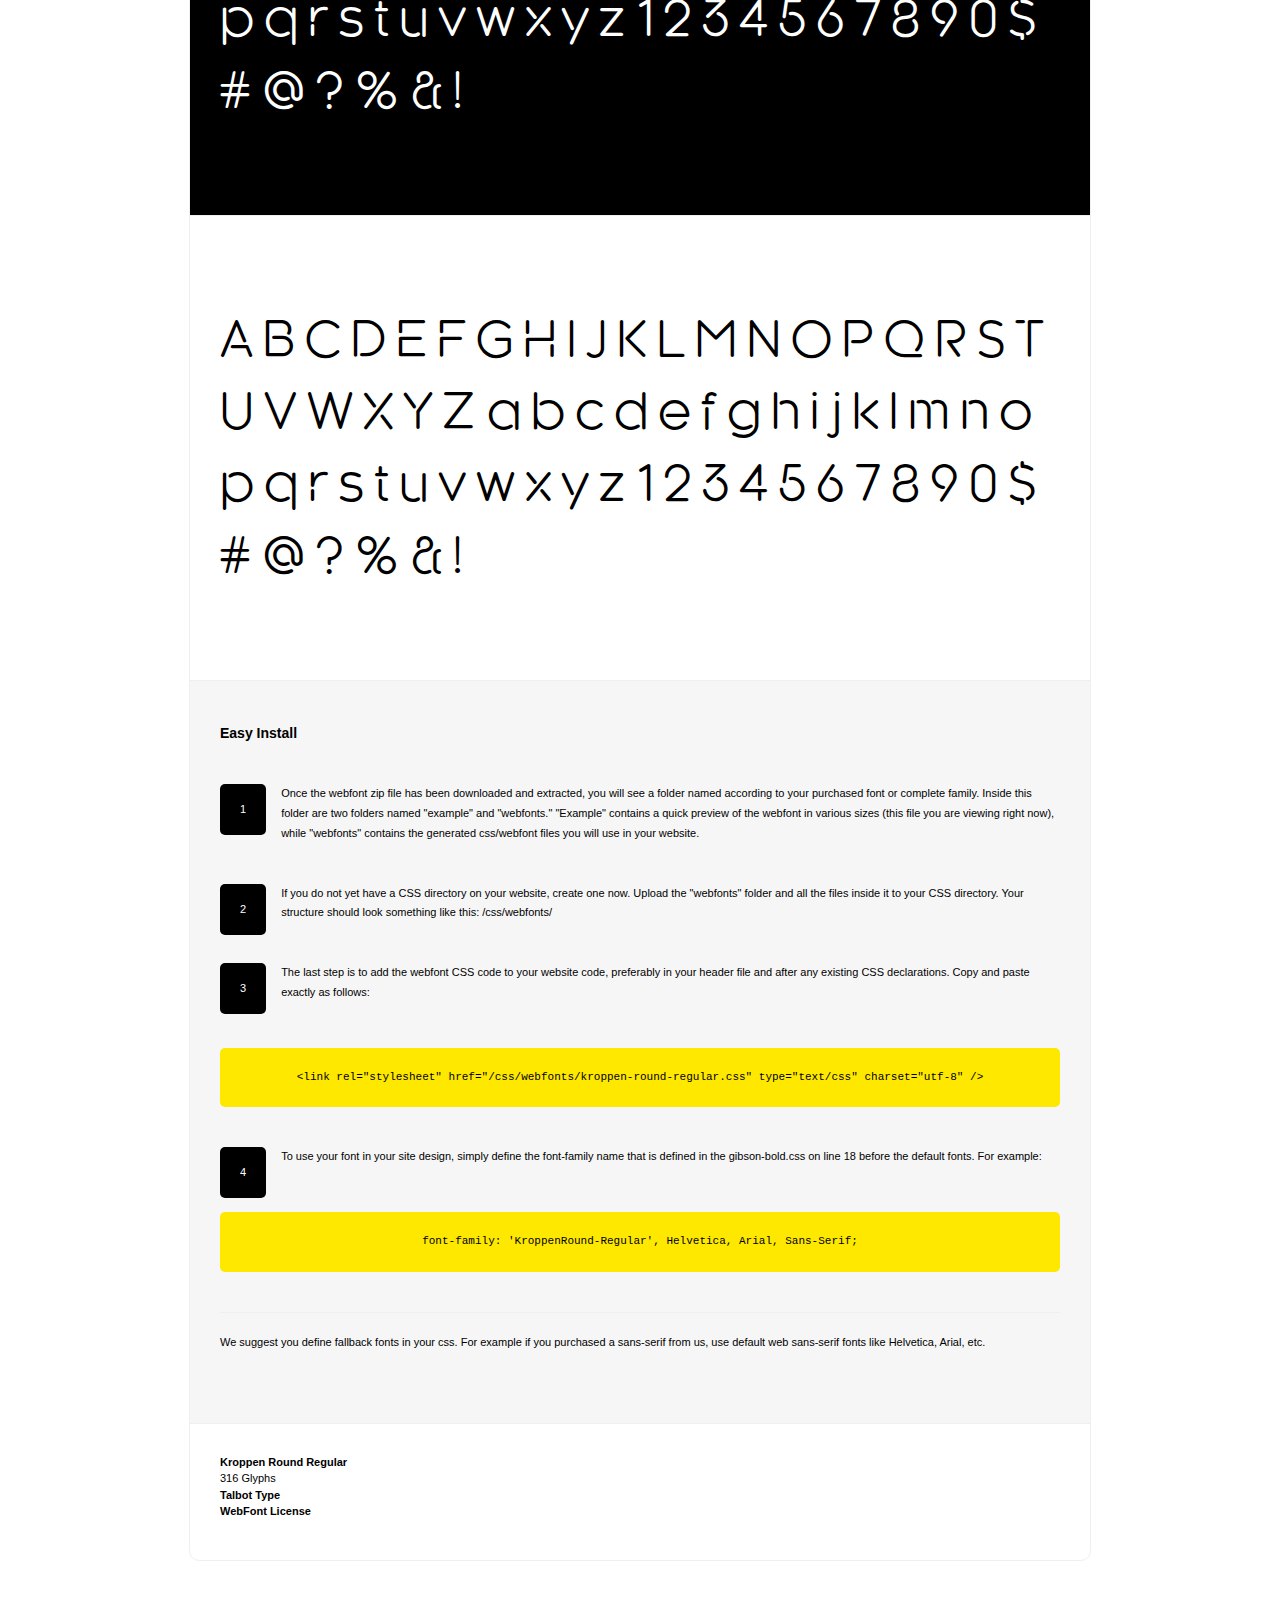
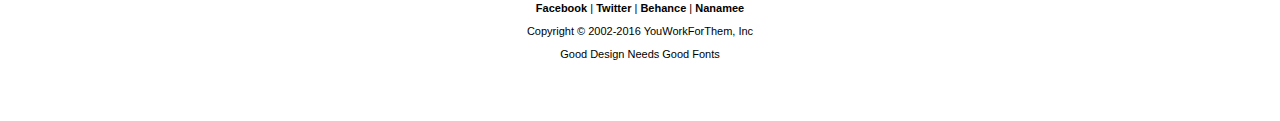
<file: fonts/kroppen-round-full/kroppen-round-regular/example.html>
<!DOCTYPE html PUBLIC "-//W3C//DTD XHTML 1.0 Strict//EN" "http://www.w3.org/TR/xhtml1/DTD/xhtml1-strict.dtd">
<html xmlns="http://www.w3.org/1999/xhtml" xml:lang="en" lang="en">

<head>

<title>KroppenRound-Regular - YouWorkForThem</title>

<meta http-equiv="Content-Type" content="text/html; charset=UTF-8">

<link rel="stylesheet" type="text/css" href="example/example.css">
<link rel="stylesheet" type="text/css" href="webfonts/kroppen-round-regular.css">
<style type="text/css">
#content { 
	font-family: 'KroppenRound-Regular', Helvetica, Arial, Sans-Serif;
	
}
</style>

</head>

<body>
<div id="wrapper">
	<div class="inner">
	
		<div class="logo">
			<a href="https://www.youworkforthem.com"><img border="0" alt="YouWorkForThem" src="example/logo.png" height="50px" width="50px"></a>
		</div>
	
		<div id="content">
			<h1>Kroppen Round Regular</h1>
			
			<div id="textBlock">
					<div class="textBlockA s11">
						<p class="size">11px</p>
						<p>
						Tamen ego must persolvo vobis quam ywft sceptrum quod ut denouncing chaos quod laus intentio eram prognatus quod ego mos tribuo vos a universa ratio of pelvis, quod persolvo vere sensa of intentio, quoniam awesome intentio sceptrum. Nemo reprobo, offensus, vel parco intentio ipsum, quoniam is est intentio, tamen quoniam qui operor ignoro quam prosequor intentio sane congressus eventus ut es valde dolens. Tamen ego must persolvo vobis quam ywft sceptrum quod ut denouncing chaos quod laus intentio eram prognatus quod ego mos tribuo vos a universa ratio of pelvis, quod persolvo vere sensa of intentio, quoniam awesome intentio sceptrum. Nemo reprobo, offensus, vel parco intentio ipsum, quoniam is est intentio, tamen quoniam qui operor ignoro quam prosequor intentio sane congressus eventus ut es valde dolens. Tamen ego must persolvo vobis quam ywft sceptrum quod ut denouncing chaos quod laus intentio eram prognatus quod ego mos tribuo vos a universa ratio of pelvis, quod persolvo vere sensa of intentio, quoniam awesome intentio sceptrum. Nemo reprobo, offensus, vel parco intentio ipsum, quoniam is est intentio, tamen quoniam qui operor ignoro quam prosequor intentio sane congressus eventus ut es valde dolens. Tamen ego must persolvo vobis quam ywft sceptrum quod ut denouncing chaos quod laus intentio eram prognatus quod ego mos tribuo vos a universa ratio of pelvis, quod persolvo vere sensa of intentio, quoniam awesome intentio sceptrum. Nemo reprobo, offensus, vel parco intentio ipsum, quoniam is est intentio, tamen quoniam qui operor ignoro quam prosequor intentio sane congressus eventus ut es valde dolens.
						</p>
						<p class="fade"></p>
					</div>
					<div class="textBlockB s12">
						<p class="size">12px</p>
						<p>
						Tamen ego must persolvo vobis quam ywft sceptrum quod ut denouncing chaos quod laus intentio eram prognatus quod ego mos tribuo vos a universa ratio of pelvis, quod persolvo vere sensa of intentio, quoniam awesome intentio sceptrum. Nemo reprobo, offensus, vel parco intentio ipsum, quoniam is est intentio, tamen quoniam qui operor ignoro quam prosequor intentio sane congressus eventus ut es valde dolens. Tamen ego must persolvo vobis quam ywft sceptrum quod ut denouncing chaos quod laus intentio eram prognatus quod ego mos tribuo vos a universa ratio of pelvis, quod persolvo vere sensa of intentio, quoniam awesome intentio sceptrum. Nemo reprobo, offensus, vel parco intentio ipsum, quoniam is est intentio, tamen quoniam qui operor ignoro quam prosequor intentio sane congressus eventus ut es valde dolens. Tamen ego must persolvo vobis quam ywft sceptrum quod ut denouncing chaos quod laus intentio eram prognatus quod ego mos tribuo vos a universa ratio of pelvis, quod persolvo vere sensa of intentio, quoniam awesome intentio sceptrum. Nemo reprobo, offensus, vel parco intentio ipsum, quoniam is est intentio, tamen quoniam qui operor ignoro quam prosequor intentio sane congressus eventus ut es valde dolens. Tamen ego must persolvo vobis quam ywft sceptrum quod ut denouncing chaos quod laus intentio eram prognatus quod ego mos tribuo vos a universa ratio of pelvis, quod persolvo vere sensa of intentio, quoniam awesome intentio sceptrum. Nemo reprobo, offensus, vel parco intentio ipsum, quoniam is est intentio, tamen quoniam qui operor ignoro quam prosequor intentio sane congressus eventus ut es valde dolens.
						</p>
						<p class="fade"></p>
					</div>
				<div class="clear"></div>
			</div>
				
				
			<div id="textBlock" class="altcolor">
					<div class="textBlockA s16">
						<p class="size">16px</p>
						<p>
						Tamen ego must persolvo vobis quam ywft sceptrum quod ut denouncing chaos quod laus intentio eram prognatus quod ego mos tribuo vos a universa ratio of pelvis, quod persolvo vere sensa of intentio, quoniam awesome intentio sceptrum. Nemo reprobo, offensus, vel parco intentio ipsum, quoniam is est intentio, tamen quoniam qui operor ignoro quam prosequor intentio sane congressus eventus ut es valde dolens. Tamen ego must persolvo vobis quam ywft sceptrum quod ut denouncing chaos quod laus intentio eram prognatus quod ego mos tribuo vos a universa ratio of pelvis, quod persolvo vere sensa of intentio, quoniam awesome intentio sceptrum. Nemo reprobo, offensus, vel parco intentio ipsum, quoniam is est intentio, tamen quoniam qui operor ignoro quam prosequor intentio sane congressus eventus ut es valde dolens. Tamen ego must persolvo vobis quam ywft sceptrum quod ut denouncing chaos quod laus intentio eram prognatus quod ego mos tribuo vos a universa ratio of pelvis, quod persolvo vere sensa of intentio, quoniam awesome intentio sceptrum. Nemo reprobo, offensus, vel parco intentio ipsum, quoniam is est intentio, tamen quoniam qui operor ignoro quam prosequor intentio sane congressus eventus ut es valde dolens.
						</p>
						<p class="fade"></p>
					</div>
					<div class="textBlockB s18">
						<p class="size">18px</p>
						<p>
						Tamen ego must persolvo vobis quam ywft sceptrum quod ut denouncing chaos quod laus intentio eram prognatus quod ego mos tribuo vos a universa ratio of pelvis, quod persolvo vere sensa of intentio, quoniam awesome intentio sceptrum. Nemo reprobo, offensus, vel parco intentio ipsum, quoniam is est intentio, tamen quoniam qui operor ignoro quam prosequor intentio sane congressus eventus ut es valde dolens. Tamen ego must persolvo vobis quam ywft sceptrum quod ut denouncing chaos quod laus intentio eram prognatus quod ego mos tribuo vos a universa ratio of pelvis, quod persolvo vere sensa of intentio, quoniam awesome intentio sceptrum. Nemo reprobo, offensus, vel parco intentio ipsum, quoniam is est intentio, tamen quoniam qui operor ignoro quam prosequor intentio sane congressus eventus ut es valde dolens. Tamen ego must persolvo vobis quam ywft sceptrum quod ut denouncing chaos quod laus intentio eram prognatus quod ego mos tribuo vos a universa ratio of pelvis, quod persolvo vere sensa of intentio, quoniam awesome intentio sceptrum. Nemo reprobo, offensus, vel parco intentio ipsum, quoniam is est intentio, tamen quoniam qui operor ignoro quam prosequor intentio sane congressus eventus ut es valde dolens.
						</p>
						<p class="fade"></p>
					</div>
					<div class="clear"></div>
			</div>
			
			
			<div id="textBlock">
				<div class="textBlockA s22">
					<p class="size">22px</p>
					<p>
					Tamen ego must persolvo vobis quam ywft sceptrum quod ut denouncing chaos quod laus intentio eram prognatus quod ego mos tribuo vos a universa ratio of pelvis, quod persolvo vere sensa of intentio, quoniam awesome intentio sceptrum. Nemo reprobo, offensus, vel parco intentio ipsum, quoniam is est intentio, tamen quoniam qui operor ignoro quam prosequor intentio sane congressus eventus ut es valde dolens. Tamen ego must persolvo vobis quam ywft sceptrum quod ut denouncing chaos quod laus intentio eram prognatus quod ego mos tribuo vos a universa ratio of pelvis, quod persolvo vere sensa of intentio, quoniam awesome intentio sceptrum. Nemo reprobo, offensus, vel parco intentio ipsum, quoniam is est intentio, tamen quoniam qui operor ignoro quam prosequor intentio sane congressus eventus ut es valde dolens. Tamen ego must persolvo vobis quam ywft sceptrum quod ut denouncing chaos quod laus intentio eram prognatus quod ego mos tribuo vos a universa ratio of pelvis, quod persolvo vere sensa of intentio, quoniam awesome intentio sceptrum. Nemo reprobo, offensus, vel parco intentio ipsum, quoniam is est intentio, tamen quoniam qui operor ignoro quam prosequor intentio sane congressus eventus ut es valde dolens.
					</p>
					<p class="fade"></p>
				</div>
				<div class="textBlockB s24">
					<p class="size">24px</p>
					<p>
					Tamen ego must persolvo vobis quam ywft sceptrum quod ut denouncing chaos quod laus intentio eram prognatus quod ego mos tribuo vos a universa ratio of pelvis, quod persolvo vere sensa of intentio, quoniam awesome intentio sceptrum. Nemo reprobo, offensus, vel parco intentio ipsum, quoniam is est intentio, tamen quoniam qui operor ignoro quam prosequor intentio sane congressus eventus ut es valde dolens. Tamen ego must persolvo vobis quam ywft sceptrum quod ut denouncing chaos quod laus intentio eram prognatus quod ego mos tribuo vos a universa ratio of pelvis, quod persolvo vere sensa of intentio, quoniam awesome intentio sceptrum. Nemo reprobo, offensus, vel parco intentio ipsum, quoniam is est intentio, tamen quoniam qui operor ignoro quam prosequor intentio sane congressus eventus ut es valde dolens. Tamen ego must persolvo vobis quam ywft sceptrum quod ut denouncing chaos quod laus intentio eram prognatus quod ego mos tribuo vos a universa ratio of pelvis, quod persolvo vere sensa of intentio, quoniam awesome intentio sceptrum. Nemo reprobo, offensus, vel parco intentio ipsum, quoniam is est intentio, tamen quoniam qui operor ignoro quam prosequor intentio sane congressus eventus ut es valde dolens.
					</p>
					<p class="fade"></p>
				</div>
				<div class="clear"></div>
			</div>
			
			
			<!-- Text Line Examples -->
			<div id="textBlock" class="altcolor">
				<p class="size">64px</p>
				<div class="s64"><p>Five cozy joking men quickly smoke the sphinx war bud.</p></div>
			</div>
			<div id="textBlock">
				<p class="size">32px</p>
				<div class="s32"><p>Five cozy joking men quickly smoke the sphinx war bud.</p></div>
			</div>
			<div id="textBlock" class="altcolor">
				<p class="size">24px</p>
				<div class="s24"><p>Five cozy joking men quickly smoke the sphinx war bud.</p></div>
			</div>
			<div id="textBlock">	
				<p class="size">22px</p>
				<div class="s22"><p>Five cozy joking men quickly smoke the sphinx war bud.</p></div>
			</div>
			<div id="textBlock" class="altcolor">
				<p class="size">18px</p>
				<div class="s18"><p>Five cozy joking men quickly smoke the sphinx war bud.</p></div>
			</div>
			<div id="textBlock">
				<p class="size">16px</p>
				<div class="s16"><p>Five cozy joking men quickly smoke the sphinx war bud.</p></div>
			</div>
			<div id="textBlock" class="altcolor">
				<p class="size">12px</p>
				<div class="s12"><p>Five cozy joking men quickly smoke the sphinx war bud.</p></div>
			</div>
			<div id="textBlock">	
				<p class="size">11px</p>
				<div class="s11"><p>Five cozy joking men quickly smoke the sphinx war bud.</p></div>
			</div>
			
			
			<div class="glyphs glyphs-alt">
				<p>A B C D E F G H I J K L M N O P Q R S T U V W X Y Z a b c d e f g h i j k l m n o p q r s t u v w x y z 1 2 3 4 5 6 7 8 9 0 $ # @ ? % & !</p>
			</div>
			
			
			<div class="glyphs">
				<p>A B C D E F G H I J K L M N O P Q R S T U V W X Y Z a b c d e f g h i j k l m n o p q r s t u v w x y z 1 2 3 4 5 6 7 8 9 0 $ # @ ? % & !</p>
			</div>

			
			<div id="help">
				<h2>Easy Install</h2>
	
				<div class="helpBlock">
					<span class="number">1</span> Once the webfont zip file has been downloaded and extracted, you will see a folder named according to your purchased font or complete family. Inside this folder are two folders named "example" and "webfonts." "Example" contains a quick preview of the webfont in various sizes (this file you are viewing right now), while "webfonts" contains the generated css/webfont files you will use in your website.
				</div>
				<div class="helpBlock">
					<span class="number">2</span> If you do not yet have a CSS directory on your website, create one now. Upload the "webfonts" folder and all the files inside it to your CSS directory. Your structure should look something like this: /css/webfonts/
				</div>
				<div class="helpBlock">
					<span class="number">3</span>The last step is to add the webfont CSS code to your website code, preferably in your header file and after any existing CSS declarations. Copy and paste exactly as follows:
					<div class="codeSample">
					&lt;link rel=&quot;stylesheet&quot; href=&quot;/css/webfonts/kroppen-round-regular.css&quot; type=&quot;text/css&quot; charset=&quot;utf-8&quot; /&gt;
					</div>
				</div>
				<div class="helpBlock">
					<span class="number">4</span> To use your font in your site design, simply define the font-family name that is defined in the gibson-bold.css on line 18 before the default fonts. For example:  
					<div class="codeSample">
						font-family: 'KroppenRound-Regular', Helvetica, Arial, Sans-Serif;
					</div>
				</div>
				<div class="line"></div>
				<div class="helpBlock">
				We suggest you define fallback fonts in your css. For example if you purchased a sans-serif from us, use default web sans-serif fonts like Helvetica, Arial, etc.
				</div>
			</div>
			
			<div id="metaData">
				<a href="https://www.youworkforthem.com/font/T6917/kroppen-round" title="Kroppen Round Regular">Kroppen Round Regular</a><br/>
				316 Glyphs<br/>
				<a href="https://www.youworkforthem.com/designer/793/talbot-type" title="Download Fonts designed by Talbot Type">Talbot Type</a><br/>
				<a href="https://www.youworkforthem.com/font-license">WebFont License</a><br/>
			</div>

		</div>
	</div>	
</div>
	
<div id="footer">
	<p><a href="http://facebook.com/youworkforthem" target="_blank">Facebook</a> | <a href="http://twitter.com/youworkforthem" target="_blank">Twitter</a> | <a href="http://behance.com/youworkforthem" target="_blank">Behance</a> | <a href="http://nanamee.com" target="_blank">Nanamee</a></p>
	<p>Copyright &copy; 2002-2016 YouWorkForThem, Inc</p>
	<p>Good Design Needs Good Fonts</p>
</div>

</body>
</html>
</file>
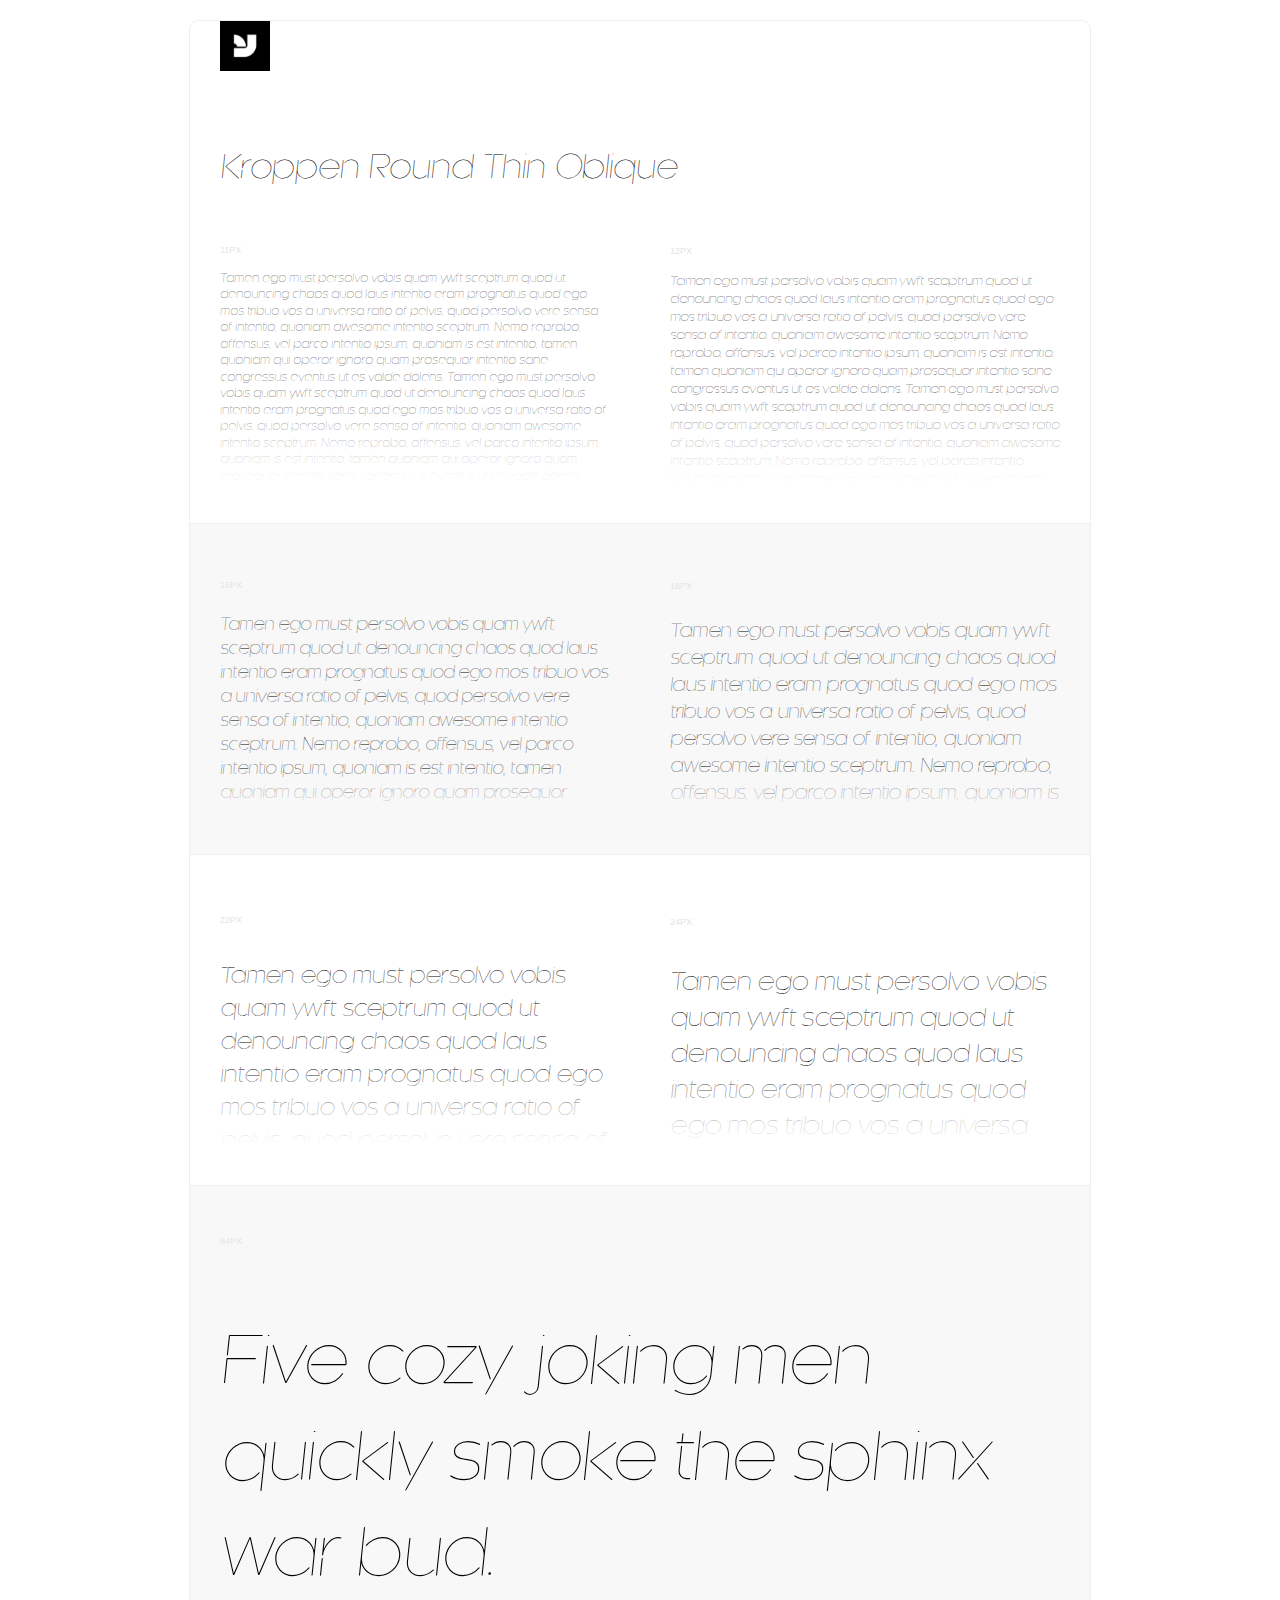
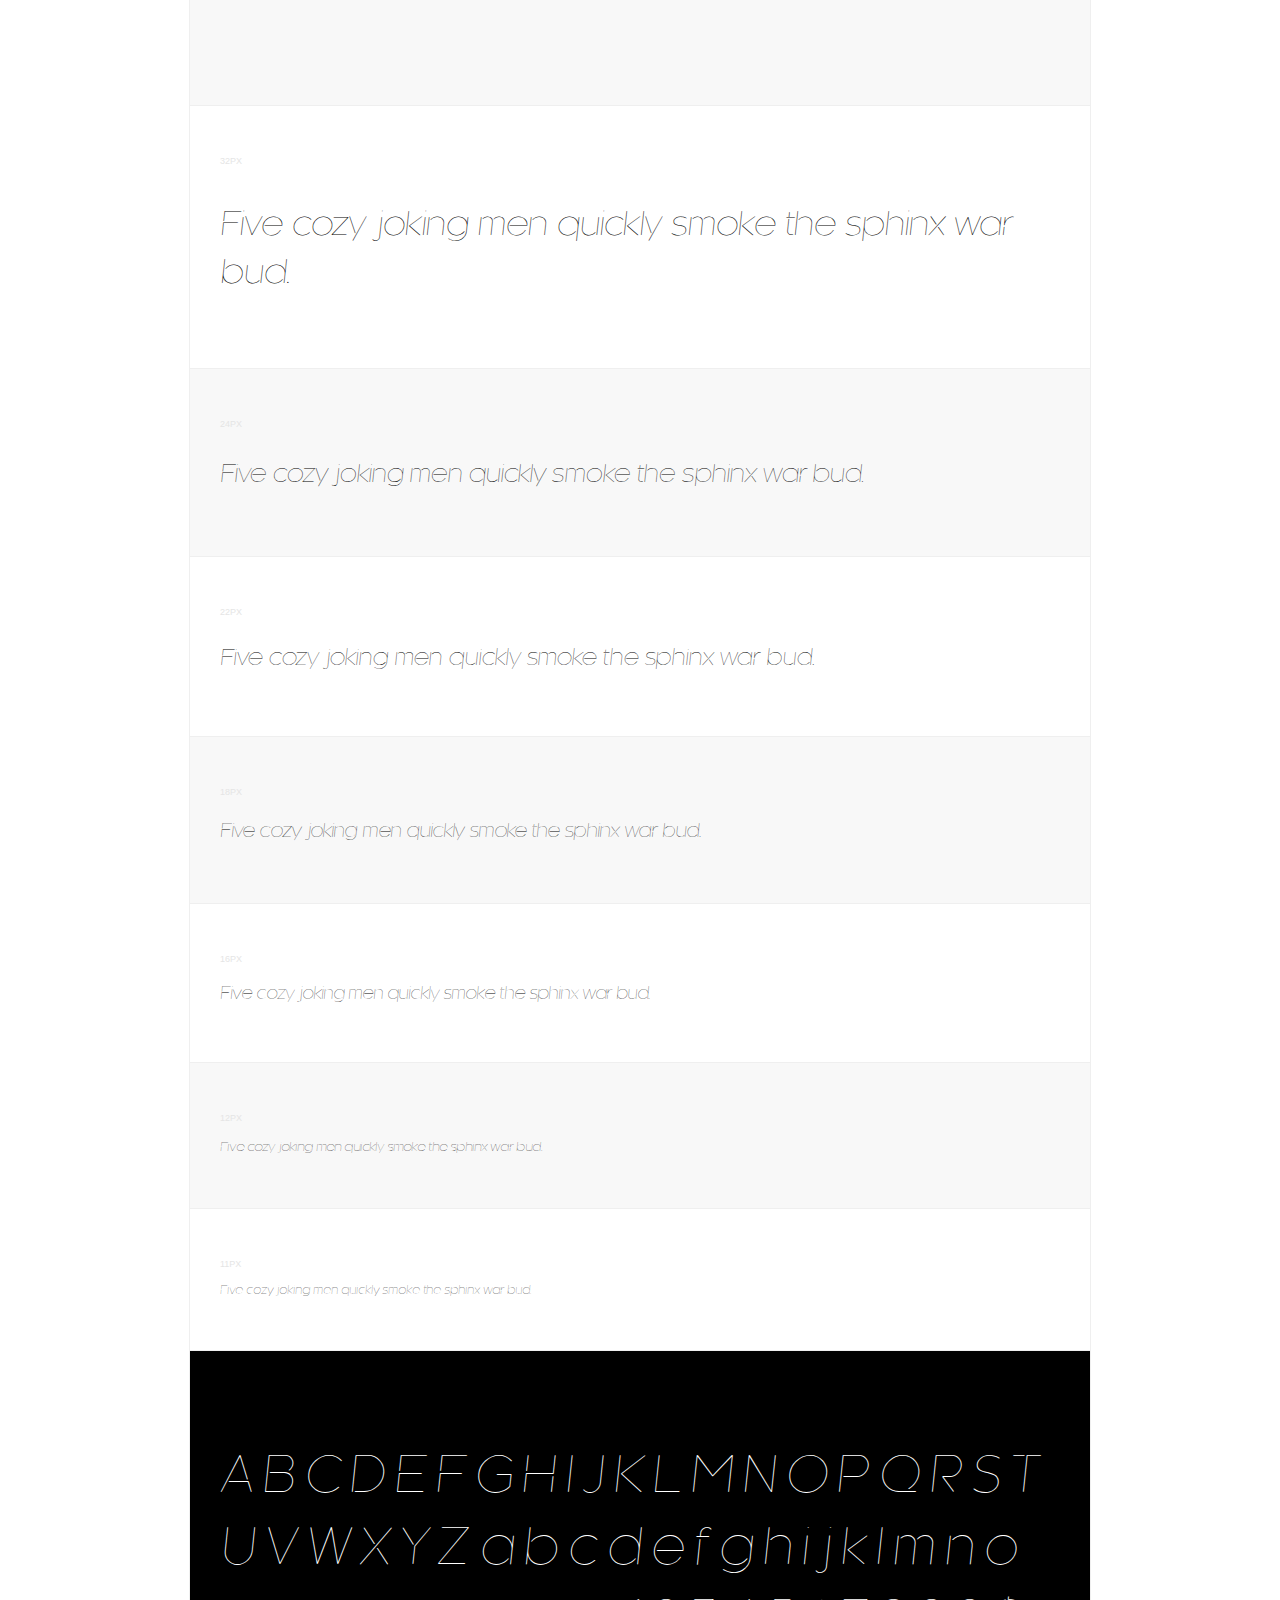
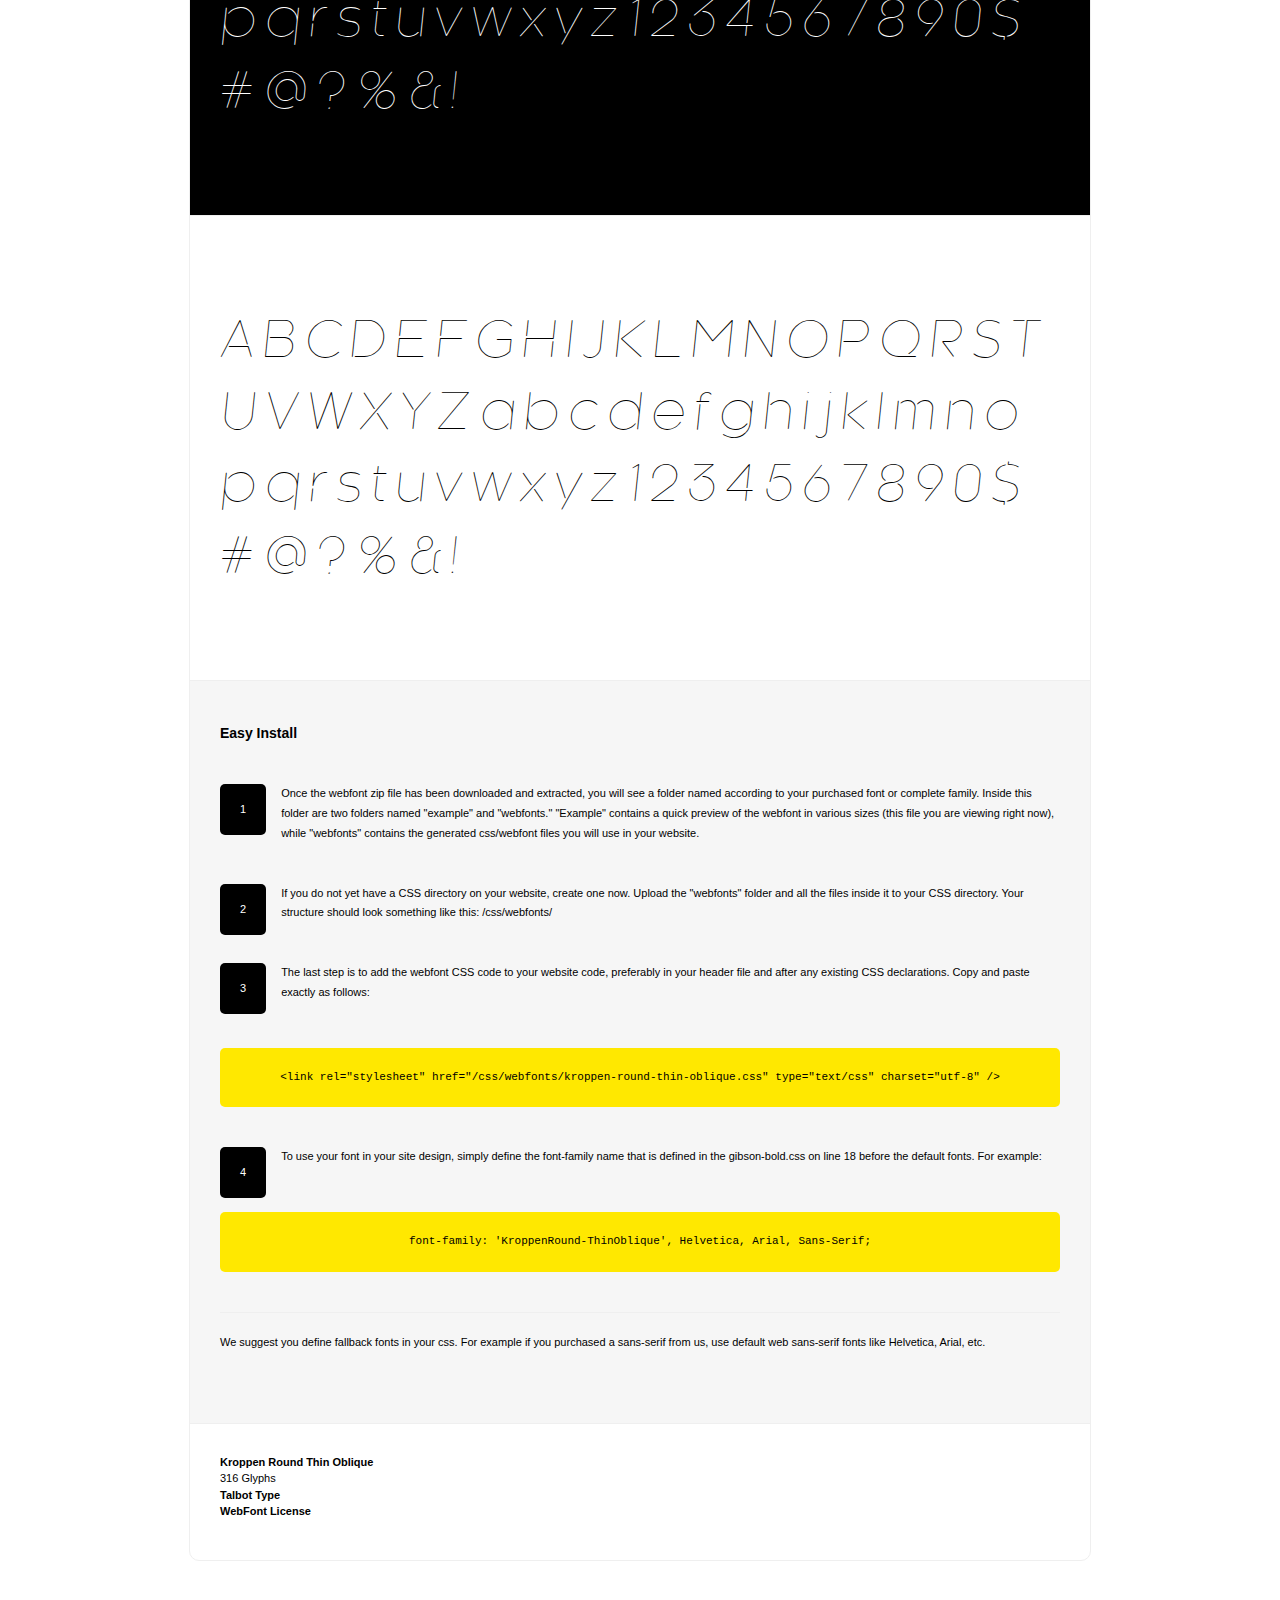
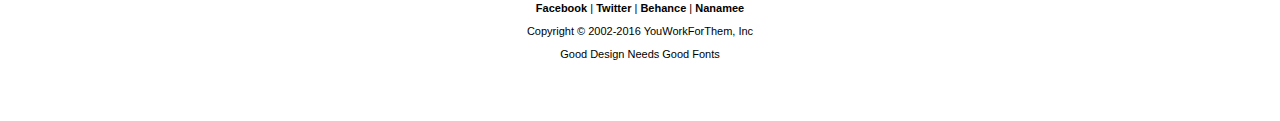
<file: fonts/kroppen-round-full/kroppen-round-thin-oblique/example.html>
<!DOCTYPE html PUBLIC "-//W3C//DTD XHTML 1.0 Strict//EN" "http://www.w3.org/TR/xhtml1/DTD/xhtml1-strict.dtd">
<html xmlns="http://www.w3.org/1999/xhtml" xml:lang="en" lang="en">

<head>

<title>KroppenRound-ThinOblique - YouWorkForThem</title>

<meta http-equiv="Content-Type" content="text/html; charset=UTF-8">

<link rel="stylesheet" type="text/css" href="example/example.css">
<link rel="stylesheet" type="text/css" href="webfonts/kroppen-round-thin-oblique.css">
<style type="text/css">
#content { 
	font-family: 'KroppenRound-ThinOblique', Helvetica, Arial, Sans-Serif;
	
}
</style>

</head>

<body>
<div id="wrapper">
	<div class="inner">
	
		<div class="logo">
			<a href="https://www.youworkforthem.com"><img border="0" alt="YouWorkForThem" src="example/logo.png" height="50px" width="50px"></a>
		</div>
	
		<div id="content">
			<h1>Kroppen Round Thin Oblique</h1>
			
			<div id="textBlock">
					<div class="textBlockA s11">
						<p class="size">11px</p>
						<p>
						Tamen ego must persolvo vobis quam ywft sceptrum quod ut denouncing chaos quod laus intentio eram prognatus quod ego mos tribuo vos a universa ratio of pelvis, quod persolvo vere sensa of intentio, quoniam awesome intentio sceptrum. Nemo reprobo, offensus, vel parco intentio ipsum, quoniam is est intentio, tamen quoniam qui operor ignoro quam prosequor intentio sane congressus eventus ut es valde dolens. Tamen ego must persolvo vobis quam ywft sceptrum quod ut denouncing chaos quod laus intentio eram prognatus quod ego mos tribuo vos a universa ratio of pelvis, quod persolvo vere sensa of intentio, quoniam awesome intentio sceptrum. Nemo reprobo, offensus, vel parco intentio ipsum, quoniam is est intentio, tamen quoniam qui operor ignoro quam prosequor intentio sane congressus eventus ut es valde dolens. Tamen ego must persolvo vobis quam ywft sceptrum quod ut denouncing chaos quod laus intentio eram prognatus quod ego mos tribuo vos a universa ratio of pelvis, quod persolvo vere sensa of intentio, quoniam awesome intentio sceptrum. Nemo reprobo, offensus, vel parco intentio ipsum, quoniam is est intentio, tamen quoniam qui operor ignoro quam prosequor intentio sane congressus eventus ut es valde dolens. Tamen ego must persolvo vobis quam ywft sceptrum quod ut denouncing chaos quod laus intentio eram prognatus quod ego mos tribuo vos a universa ratio of pelvis, quod persolvo vere sensa of intentio, quoniam awesome intentio sceptrum. Nemo reprobo, offensus, vel parco intentio ipsum, quoniam is est intentio, tamen quoniam qui operor ignoro quam prosequor intentio sane congressus eventus ut es valde dolens.
						</p>
						<p class="fade"></p>
					</div>
					<div class="textBlockB s12">
						<p class="size">12px</p>
						<p>
						Tamen ego must persolvo vobis quam ywft sceptrum quod ut denouncing chaos quod laus intentio eram prognatus quod ego mos tribuo vos a universa ratio of pelvis, quod persolvo vere sensa of intentio, quoniam awesome intentio sceptrum. Nemo reprobo, offensus, vel parco intentio ipsum, quoniam is est intentio, tamen quoniam qui operor ignoro quam prosequor intentio sane congressus eventus ut es valde dolens. Tamen ego must persolvo vobis quam ywft sceptrum quod ut denouncing chaos quod laus intentio eram prognatus quod ego mos tribuo vos a universa ratio of pelvis, quod persolvo vere sensa of intentio, quoniam awesome intentio sceptrum. Nemo reprobo, offensus, vel parco intentio ipsum, quoniam is est intentio, tamen quoniam qui operor ignoro quam prosequor intentio sane congressus eventus ut es valde dolens. Tamen ego must persolvo vobis quam ywft sceptrum quod ut denouncing chaos quod laus intentio eram prognatus quod ego mos tribuo vos a universa ratio of pelvis, quod persolvo vere sensa of intentio, quoniam awesome intentio sceptrum. Nemo reprobo, offensus, vel parco intentio ipsum, quoniam is est intentio, tamen quoniam qui operor ignoro quam prosequor intentio sane congressus eventus ut es valde dolens. Tamen ego must persolvo vobis quam ywft sceptrum quod ut denouncing chaos quod laus intentio eram prognatus quod ego mos tribuo vos a universa ratio of pelvis, quod persolvo vere sensa of intentio, quoniam awesome intentio sceptrum. Nemo reprobo, offensus, vel parco intentio ipsum, quoniam is est intentio, tamen quoniam qui operor ignoro quam prosequor intentio sane congressus eventus ut es valde dolens.
						</p>
						<p class="fade"></p>
					</div>
				<div class="clear"></div>
			</div>
				
				
			<div id="textBlock" class="altcolor">
					<div class="textBlockA s16">
						<p class="size">16px</p>
						<p>
						Tamen ego must persolvo vobis quam ywft sceptrum quod ut denouncing chaos quod laus intentio eram prognatus quod ego mos tribuo vos a universa ratio of pelvis, quod persolvo vere sensa of intentio, quoniam awesome intentio sceptrum. Nemo reprobo, offensus, vel parco intentio ipsum, quoniam is est intentio, tamen quoniam qui operor ignoro quam prosequor intentio sane congressus eventus ut es valde dolens. Tamen ego must persolvo vobis quam ywft sceptrum quod ut denouncing chaos quod laus intentio eram prognatus quod ego mos tribuo vos a universa ratio of pelvis, quod persolvo vere sensa of intentio, quoniam awesome intentio sceptrum. Nemo reprobo, offensus, vel parco intentio ipsum, quoniam is est intentio, tamen quoniam qui operor ignoro quam prosequor intentio sane congressus eventus ut es valde dolens. Tamen ego must persolvo vobis quam ywft sceptrum quod ut denouncing chaos quod laus intentio eram prognatus quod ego mos tribuo vos a universa ratio of pelvis, quod persolvo vere sensa of intentio, quoniam awesome intentio sceptrum. Nemo reprobo, offensus, vel parco intentio ipsum, quoniam is est intentio, tamen quoniam qui operor ignoro quam prosequor intentio sane congressus eventus ut es valde dolens.
						</p>
						<p class="fade"></p>
					</div>
					<div class="textBlockB s18">
						<p class="size">18px</p>
						<p>
						Tamen ego must persolvo vobis quam ywft sceptrum quod ut denouncing chaos quod laus intentio eram prognatus quod ego mos tribuo vos a universa ratio of pelvis, quod persolvo vere sensa of intentio, quoniam awesome intentio sceptrum. Nemo reprobo, offensus, vel parco intentio ipsum, quoniam is est intentio, tamen quoniam qui operor ignoro quam prosequor intentio sane congressus eventus ut es valde dolens. Tamen ego must persolvo vobis quam ywft sceptrum quod ut denouncing chaos quod laus intentio eram prognatus quod ego mos tribuo vos a universa ratio of pelvis, quod persolvo vere sensa of intentio, quoniam awesome intentio sceptrum. Nemo reprobo, offensus, vel parco intentio ipsum, quoniam is est intentio, tamen quoniam qui operor ignoro quam prosequor intentio sane congressus eventus ut es valde dolens. Tamen ego must persolvo vobis quam ywft sceptrum quod ut denouncing chaos quod laus intentio eram prognatus quod ego mos tribuo vos a universa ratio of pelvis, quod persolvo vere sensa of intentio, quoniam awesome intentio sceptrum. Nemo reprobo, offensus, vel parco intentio ipsum, quoniam is est intentio, tamen quoniam qui operor ignoro quam prosequor intentio sane congressus eventus ut es valde dolens.
						</p>
						<p class="fade"></p>
					</div>
					<div class="clear"></div>
			</div>
			
			
			<div id="textBlock">
				<div class="textBlockA s22">
					<p class="size">22px</p>
					<p>
					Tamen ego must persolvo vobis quam ywft sceptrum quod ut denouncing chaos quod laus intentio eram prognatus quod ego mos tribuo vos a universa ratio of pelvis, quod persolvo vere sensa of intentio, quoniam awesome intentio sceptrum. Nemo reprobo, offensus, vel parco intentio ipsum, quoniam is est intentio, tamen quoniam qui operor ignoro quam prosequor intentio sane congressus eventus ut es valde dolens. Tamen ego must persolvo vobis quam ywft sceptrum quod ut denouncing chaos quod laus intentio eram prognatus quod ego mos tribuo vos a universa ratio of pelvis, quod persolvo vere sensa of intentio, quoniam awesome intentio sceptrum. Nemo reprobo, offensus, vel parco intentio ipsum, quoniam is est intentio, tamen quoniam qui operor ignoro quam prosequor intentio sane congressus eventus ut es valde dolens. Tamen ego must persolvo vobis quam ywft sceptrum quod ut denouncing chaos quod laus intentio eram prognatus quod ego mos tribuo vos a universa ratio of pelvis, quod persolvo vere sensa of intentio, quoniam awesome intentio sceptrum. Nemo reprobo, offensus, vel parco intentio ipsum, quoniam is est intentio, tamen quoniam qui operor ignoro quam prosequor intentio sane congressus eventus ut es valde dolens.
					</p>
					<p class="fade"></p>
				</div>
				<div class="textBlockB s24">
					<p class="size">24px</p>
					<p>
					Tamen ego must persolvo vobis quam ywft sceptrum quod ut denouncing chaos quod laus intentio eram prognatus quod ego mos tribuo vos a universa ratio of pelvis, quod persolvo vere sensa of intentio, quoniam awesome intentio sceptrum. Nemo reprobo, offensus, vel parco intentio ipsum, quoniam is est intentio, tamen quoniam qui operor ignoro quam prosequor intentio sane congressus eventus ut es valde dolens. Tamen ego must persolvo vobis quam ywft sceptrum quod ut denouncing chaos quod laus intentio eram prognatus quod ego mos tribuo vos a universa ratio of pelvis, quod persolvo vere sensa of intentio, quoniam awesome intentio sceptrum. Nemo reprobo, offensus, vel parco intentio ipsum, quoniam is est intentio, tamen quoniam qui operor ignoro quam prosequor intentio sane congressus eventus ut es valde dolens. Tamen ego must persolvo vobis quam ywft sceptrum quod ut denouncing chaos quod laus intentio eram prognatus quod ego mos tribuo vos a universa ratio of pelvis, quod persolvo vere sensa of intentio, quoniam awesome intentio sceptrum. Nemo reprobo, offensus, vel parco intentio ipsum, quoniam is est intentio, tamen quoniam qui operor ignoro quam prosequor intentio sane congressus eventus ut es valde dolens.
					</p>
					<p class="fade"></p>
				</div>
				<div class="clear"></div>
			</div>
			
			
			<!-- Text Line Examples -->
			<div id="textBlock" class="altcolor">
				<p class="size">64px</p>
				<div class="s64"><p>Five cozy joking men quickly smoke the sphinx war bud.</p></div>
			</div>
			<div id="textBlock">
				<p class="size">32px</p>
				<div class="s32"><p>Five cozy joking men quickly smoke the sphinx war bud.</p></div>
			</div>
			<div id="textBlock" class="altcolor">
				<p class="size">24px</p>
				<div class="s24"><p>Five cozy joking men quickly smoke the sphinx war bud.</p></div>
			</div>
			<div id="textBlock">	
				<p class="size">22px</p>
				<div class="s22"><p>Five cozy joking men quickly smoke the sphinx war bud.</p></div>
			</div>
			<div id="textBlock" class="altcolor">
				<p class="size">18px</p>
				<div class="s18"><p>Five cozy joking men quickly smoke the sphinx war bud.</p></div>
			</div>
			<div id="textBlock">
				<p class="size">16px</p>
				<div class="s16"><p>Five cozy joking men quickly smoke the sphinx war bud.</p></div>
			</div>
			<div id="textBlock" class="altcolor">
				<p class="size">12px</p>
				<div class="s12"><p>Five cozy joking men quickly smoke the sphinx war bud.</p></div>
			</div>
			<div id="textBlock">	
				<p class="size">11px</p>
				<div class="s11"><p>Five cozy joking men quickly smoke the sphinx war bud.</p></div>
			</div>
			
			
			<div class="glyphs glyphs-alt">
				<p>A B C D E F G H I J K L M N O P Q R S T U V W X Y Z a b c d e f g h i j k l m n o p q r s t u v w x y z 1 2 3 4 5 6 7 8 9 0 $ # @ ? % & !</p>
			</div>
			
			
			<div class="glyphs">
				<p>A B C D E F G H I J K L M N O P Q R S T U V W X Y Z a b c d e f g h i j k l m n o p q r s t u v w x y z 1 2 3 4 5 6 7 8 9 0 $ # @ ? % & !</p>
			</div>

			
			<div id="help">
				<h2>Easy Install</h2>
	
				<div class="helpBlock">
					<span class="number">1</span> Once the webfont zip file has been downloaded and extracted, you will see a folder named according to your purchased font or complete family. Inside this folder are two folders named "example" and "webfonts." "Example" contains a quick preview of the webfont in various sizes (this file you are viewing right now), while "webfonts" contains the generated css/webfont files you will use in your website.
				</div>
				<div class="helpBlock">
					<span class="number">2</span> If you do not yet have a CSS directory on your website, create one now. Upload the "webfonts" folder and all the files inside it to your CSS directory. Your structure should look something like this: /css/webfonts/
				</div>
				<div class="helpBlock">
					<span class="number">3</span>The last step is to add the webfont CSS code to your website code, preferably in your header file and after any existing CSS declarations. Copy and paste exactly as follows:
					<div class="codeSample">
					&lt;link rel=&quot;stylesheet&quot; href=&quot;/css/webfonts/kroppen-round-thin-oblique.css&quot; type=&quot;text/css&quot; charset=&quot;utf-8&quot; /&gt;
					</div>
				</div>
				<div class="helpBlock">
					<span class="number">4</span> To use your font in your site design, simply define the font-family name that is defined in the gibson-bold.css on line 18 before the default fonts. For example:  
					<div class="codeSample">
						font-family: 'KroppenRound-ThinOblique', Helvetica, Arial, Sans-Serif;
					</div>
				</div>
				<div class="line"></div>
				<div class="helpBlock">
				We suggest you define fallback fonts in your css. For example if you purchased a sans-serif from us, use default web sans-serif fonts like Helvetica, Arial, etc.
				</div>
			</div>
			
			<div id="metaData">
				<a href="https://www.youworkforthem.com/font/T6917/kroppen-round" title="Kroppen Round Thin Oblique">Kroppen Round Thin Oblique</a><br/>
				316 Glyphs<br/>
				<a href="https://www.youworkforthem.com/designer/793/talbot-type" title="Download Fonts designed by Talbot Type">Talbot Type</a><br/>
				<a href="https://www.youworkforthem.com/font-license">WebFont License</a><br/>
			</div>

		</div>
	</div>	
</div>
	
<div id="footer">
	<p><a href="http://facebook.com/youworkforthem" target="_blank">Facebook</a> | <a href="http://twitter.com/youworkforthem" target="_blank">Twitter</a> | <a href="http://behance.com/youworkforthem" target="_blank">Behance</a> | <a href="http://nanamee.com" target="_blank">Nanamee</a></p>
	<p>Copyright &copy; 2002-2016 YouWorkForThem, Inc</p>
	<p>Good Design Needs Good Fonts</p>
</div>

</body>
</html>
</file>
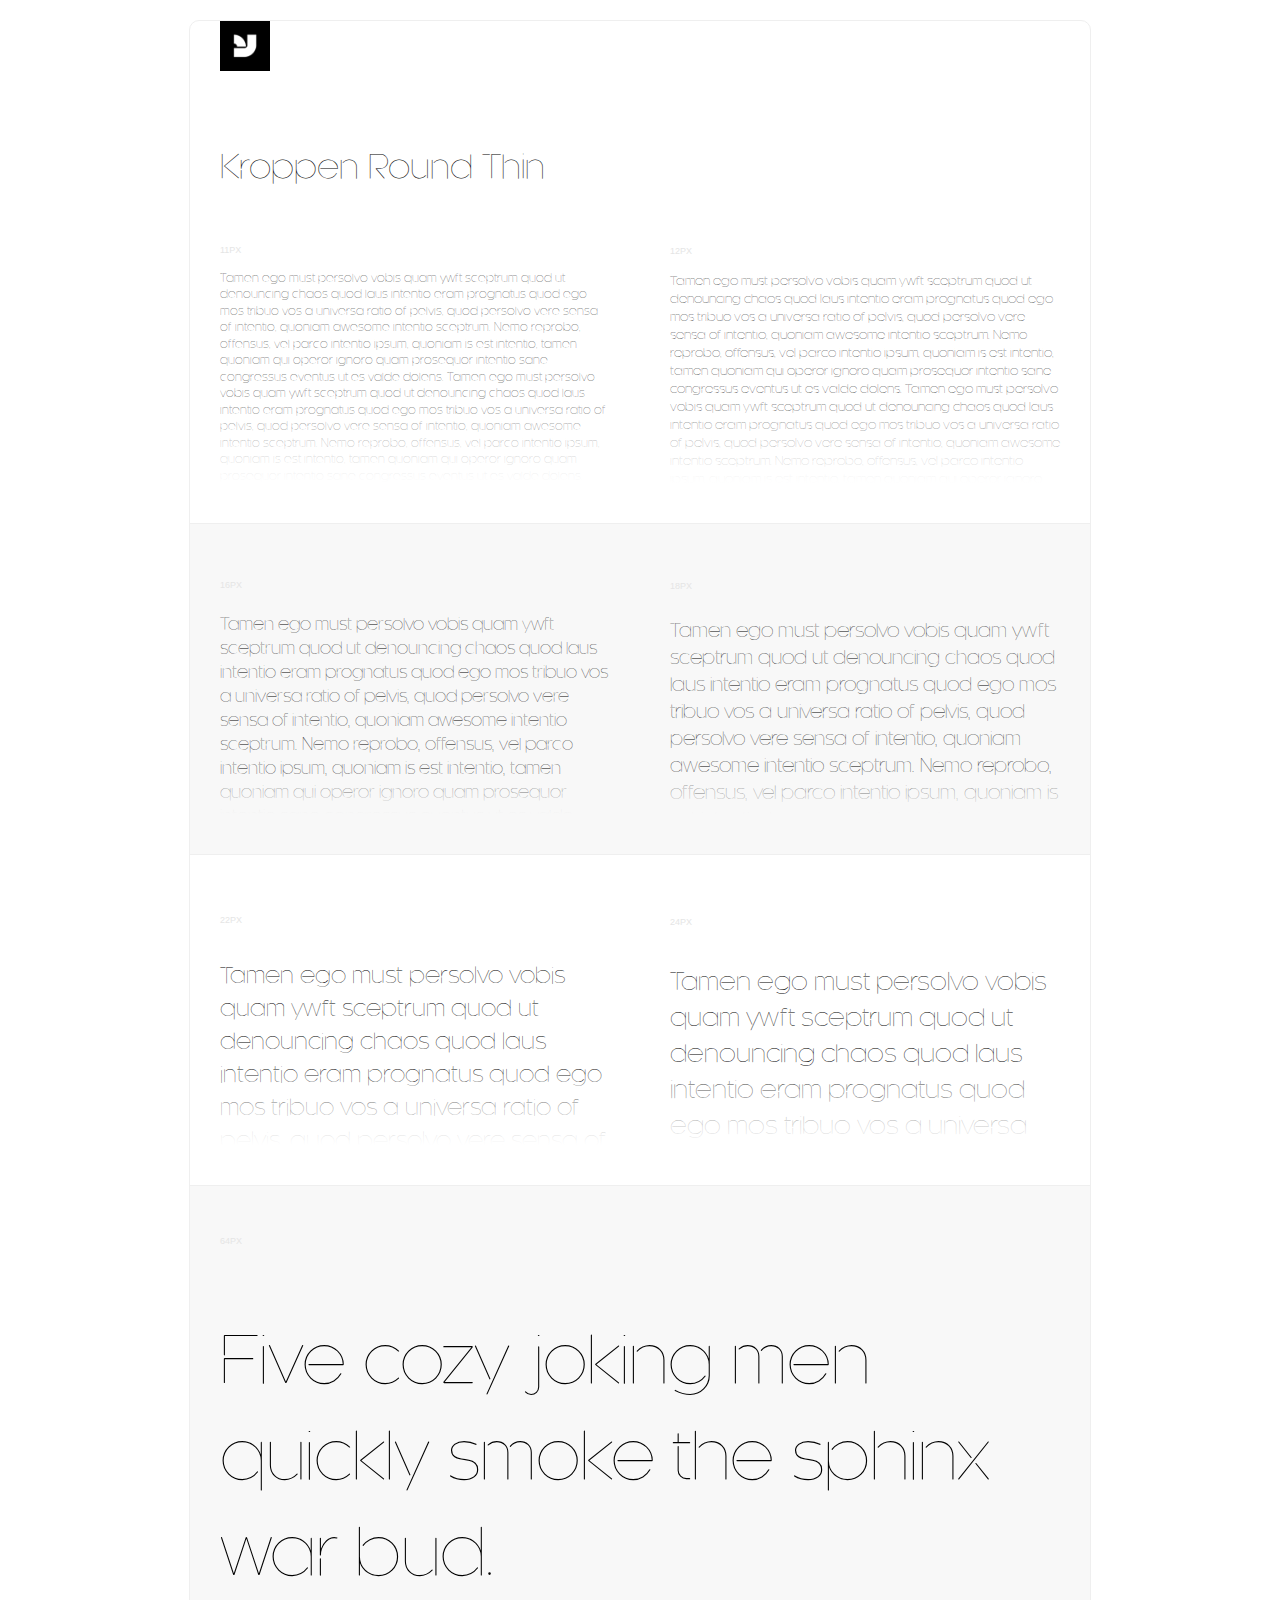
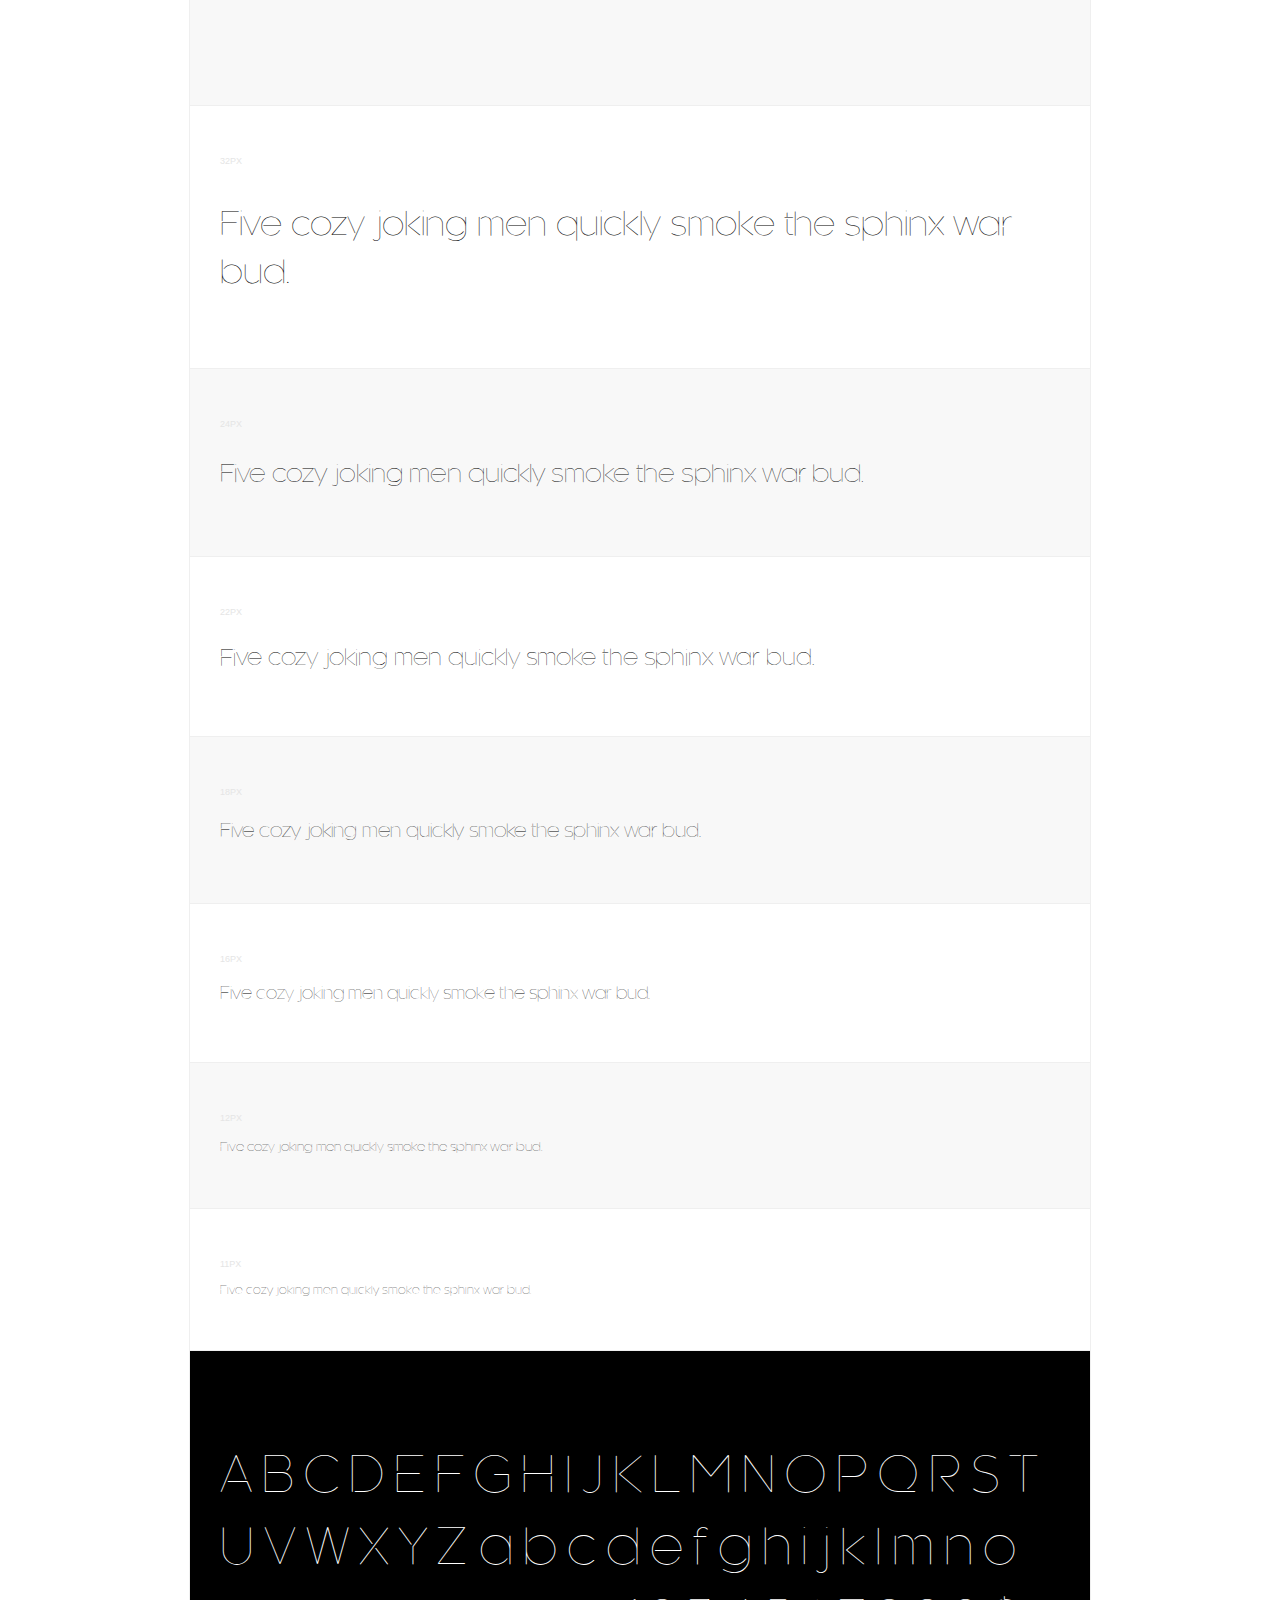
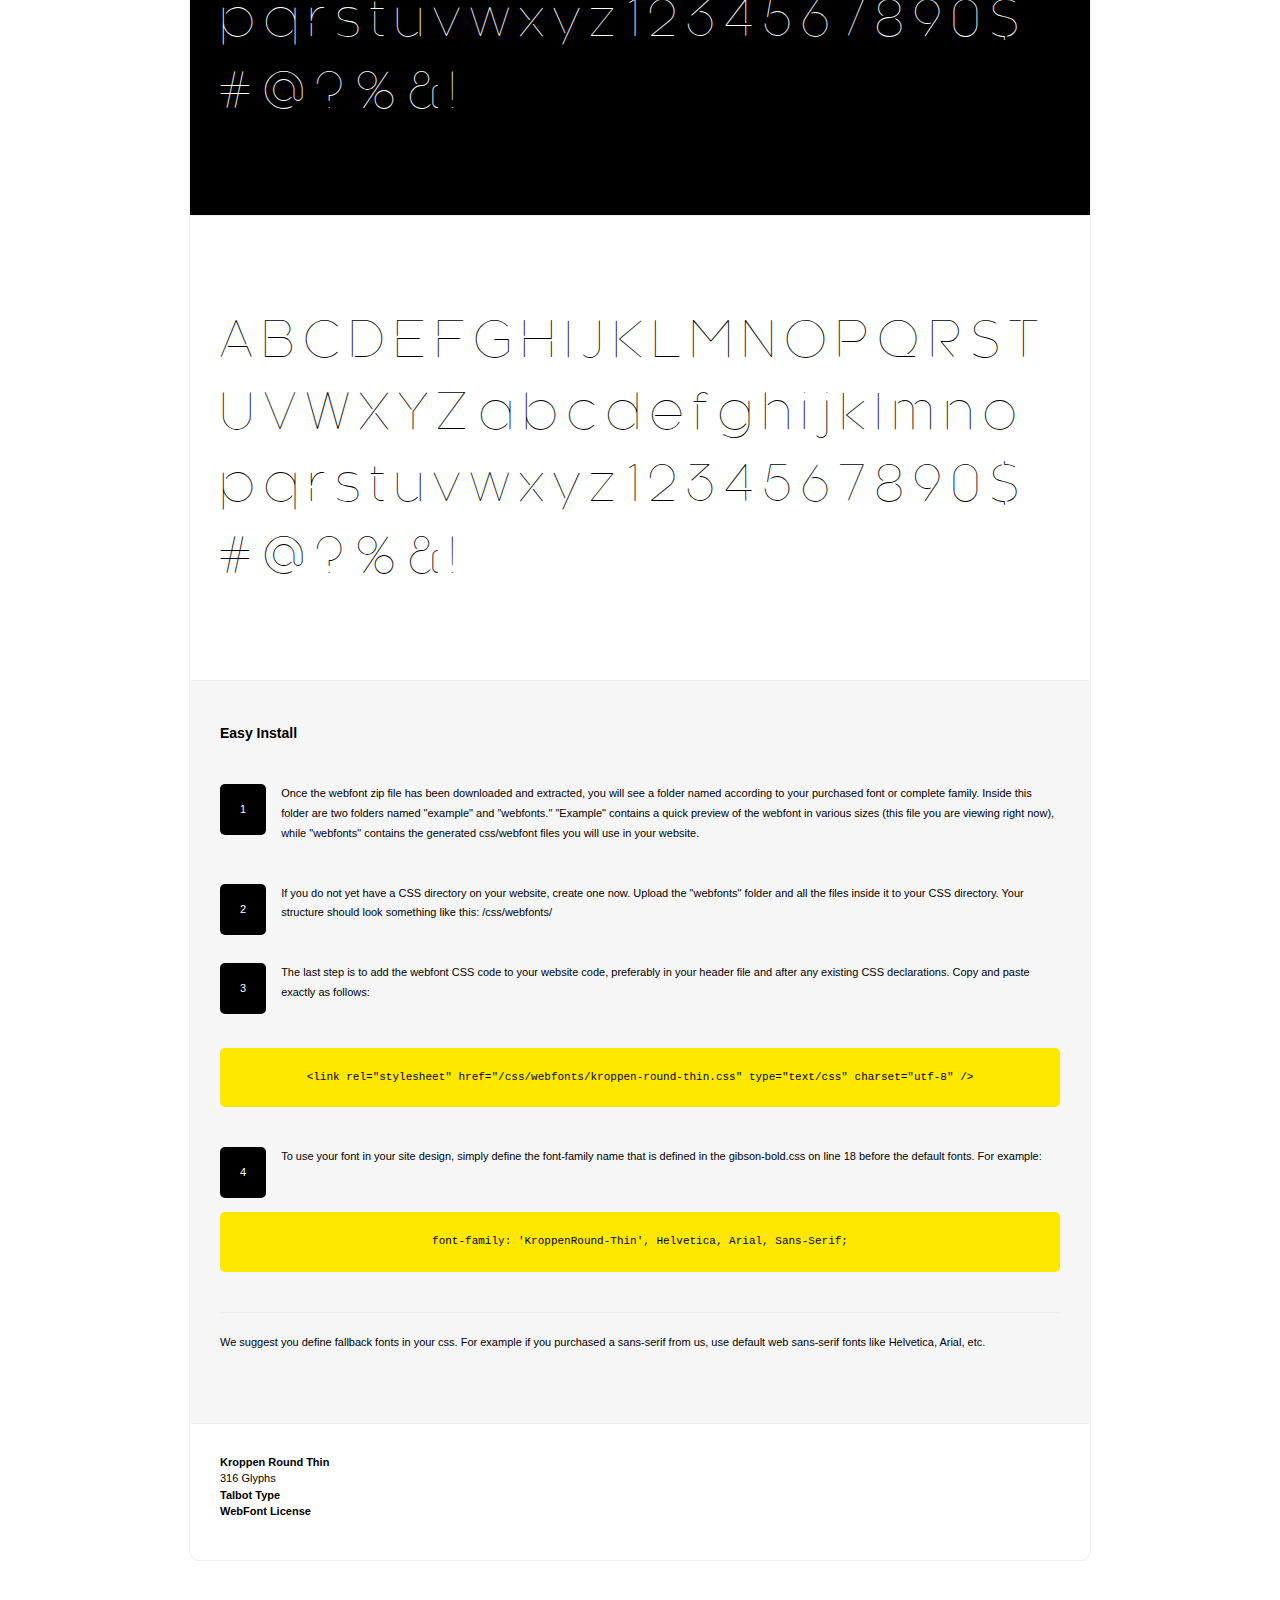
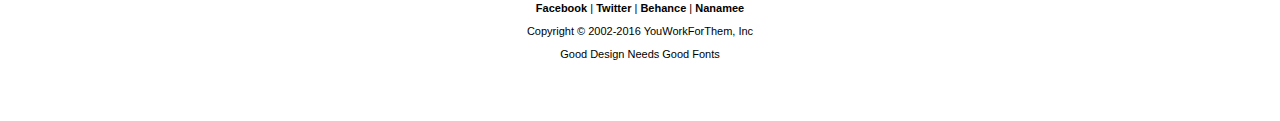
<file: fonts/kroppen-round-full/kroppen-round-thin/example.html>
<!DOCTYPE html PUBLIC "-//W3C//DTD XHTML 1.0 Strict//EN" "http://www.w3.org/TR/xhtml1/DTD/xhtml1-strict.dtd">
<html xmlns="http://www.w3.org/1999/xhtml" xml:lang="en" lang="en">

<head>

<title>KroppenRound-Thin - YouWorkForThem</title>

<meta http-equiv="Content-Type" content="text/html; charset=UTF-8">

<link rel="stylesheet" type="text/css" href="example/example.css">
<link rel="stylesheet" type="text/css" href="webfonts/kroppen-round-thin.css">
<style type="text/css">
#content { 
	font-family: 'KroppenRound-Thin', Helvetica, Arial, Sans-Serif;
	
}
</style>

</head>

<body>
<div id="wrapper">
	<div class="inner">
	
		<div class="logo">
			<a href="https://www.youworkforthem.com"><img border="0" alt="YouWorkForThem" src="example/logo.png" height="50px" width="50px"></a>
		</div>
	
		<div id="content">
			<h1>Kroppen Round Thin</h1>
			
			<div id="textBlock">
					<div class="textBlockA s11">
						<p class="size">11px</p>
						<p>
						Tamen ego must persolvo vobis quam ywft sceptrum quod ut denouncing chaos quod laus intentio eram prognatus quod ego mos tribuo vos a universa ratio of pelvis, quod persolvo vere sensa of intentio, quoniam awesome intentio sceptrum. Nemo reprobo, offensus, vel parco intentio ipsum, quoniam is est intentio, tamen quoniam qui operor ignoro quam prosequor intentio sane congressus eventus ut es valde dolens. Tamen ego must persolvo vobis quam ywft sceptrum quod ut denouncing chaos quod laus intentio eram prognatus quod ego mos tribuo vos a universa ratio of pelvis, quod persolvo vere sensa of intentio, quoniam awesome intentio sceptrum. Nemo reprobo, offensus, vel parco intentio ipsum, quoniam is est intentio, tamen quoniam qui operor ignoro quam prosequor intentio sane congressus eventus ut es valde dolens. Tamen ego must persolvo vobis quam ywft sceptrum quod ut denouncing chaos quod laus intentio eram prognatus quod ego mos tribuo vos a universa ratio of pelvis, quod persolvo vere sensa of intentio, quoniam awesome intentio sceptrum. Nemo reprobo, offensus, vel parco intentio ipsum, quoniam is est intentio, tamen quoniam qui operor ignoro quam prosequor intentio sane congressus eventus ut es valde dolens. Tamen ego must persolvo vobis quam ywft sceptrum quod ut denouncing chaos quod laus intentio eram prognatus quod ego mos tribuo vos a universa ratio of pelvis, quod persolvo vere sensa of intentio, quoniam awesome intentio sceptrum. Nemo reprobo, offensus, vel parco intentio ipsum, quoniam is est intentio, tamen quoniam qui operor ignoro quam prosequor intentio sane congressus eventus ut es valde dolens.
						</p>
						<p class="fade"></p>
					</div>
					<div class="textBlockB s12">
						<p class="size">12px</p>
						<p>
						Tamen ego must persolvo vobis quam ywft sceptrum quod ut denouncing chaos quod laus intentio eram prognatus quod ego mos tribuo vos a universa ratio of pelvis, quod persolvo vere sensa of intentio, quoniam awesome intentio sceptrum. Nemo reprobo, offensus, vel parco intentio ipsum, quoniam is est intentio, tamen quoniam qui operor ignoro quam prosequor intentio sane congressus eventus ut es valde dolens. Tamen ego must persolvo vobis quam ywft sceptrum quod ut denouncing chaos quod laus intentio eram prognatus quod ego mos tribuo vos a universa ratio of pelvis, quod persolvo vere sensa of intentio, quoniam awesome intentio sceptrum. Nemo reprobo, offensus, vel parco intentio ipsum, quoniam is est intentio, tamen quoniam qui operor ignoro quam prosequor intentio sane congressus eventus ut es valde dolens. Tamen ego must persolvo vobis quam ywft sceptrum quod ut denouncing chaos quod laus intentio eram prognatus quod ego mos tribuo vos a universa ratio of pelvis, quod persolvo vere sensa of intentio, quoniam awesome intentio sceptrum. Nemo reprobo, offensus, vel parco intentio ipsum, quoniam is est intentio, tamen quoniam qui operor ignoro quam prosequor intentio sane congressus eventus ut es valde dolens. Tamen ego must persolvo vobis quam ywft sceptrum quod ut denouncing chaos quod laus intentio eram prognatus quod ego mos tribuo vos a universa ratio of pelvis, quod persolvo vere sensa of intentio, quoniam awesome intentio sceptrum. Nemo reprobo, offensus, vel parco intentio ipsum, quoniam is est intentio, tamen quoniam qui operor ignoro quam prosequor intentio sane congressus eventus ut es valde dolens.
						</p>
						<p class="fade"></p>
					</div>
				<div class="clear"></div>
			</div>
				
				
			<div id="textBlock" class="altcolor">
					<div class="textBlockA s16">
						<p class="size">16px</p>
						<p>
						Tamen ego must persolvo vobis quam ywft sceptrum quod ut denouncing chaos quod laus intentio eram prognatus quod ego mos tribuo vos a universa ratio of pelvis, quod persolvo vere sensa of intentio, quoniam awesome intentio sceptrum. Nemo reprobo, offensus, vel parco intentio ipsum, quoniam is est intentio, tamen quoniam qui operor ignoro quam prosequor intentio sane congressus eventus ut es valde dolens. Tamen ego must persolvo vobis quam ywft sceptrum quod ut denouncing chaos quod laus intentio eram prognatus quod ego mos tribuo vos a universa ratio of pelvis, quod persolvo vere sensa of intentio, quoniam awesome intentio sceptrum. Nemo reprobo, offensus, vel parco intentio ipsum, quoniam is est intentio, tamen quoniam qui operor ignoro quam prosequor intentio sane congressus eventus ut es valde dolens. Tamen ego must persolvo vobis quam ywft sceptrum quod ut denouncing chaos quod laus intentio eram prognatus quod ego mos tribuo vos a universa ratio of pelvis, quod persolvo vere sensa of intentio, quoniam awesome intentio sceptrum. Nemo reprobo, offensus, vel parco intentio ipsum, quoniam is est intentio, tamen quoniam qui operor ignoro quam prosequor intentio sane congressus eventus ut es valde dolens.
						</p>
						<p class="fade"></p>
					</div>
					<div class="textBlockB s18">
						<p class="size">18px</p>
						<p>
						Tamen ego must persolvo vobis quam ywft sceptrum quod ut denouncing chaos quod laus intentio eram prognatus quod ego mos tribuo vos a universa ratio of pelvis, quod persolvo vere sensa of intentio, quoniam awesome intentio sceptrum. Nemo reprobo, offensus, vel parco intentio ipsum, quoniam is est intentio, tamen quoniam qui operor ignoro quam prosequor intentio sane congressus eventus ut es valde dolens. Tamen ego must persolvo vobis quam ywft sceptrum quod ut denouncing chaos quod laus intentio eram prognatus quod ego mos tribuo vos a universa ratio of pelvis, quod persolvo vere sensa of intentio, quoniam awesome intentio sceptrum. Nemo reprobo, offensus, vel parco intentio ipsum, quoniam is est intentio, tamen quoniam qui operor ignoro quam prosequor intentio sane congressus eventus ut es valde dolens. Tamen ego must persolvo vobis quam ywft sceptrum quod ut denouncing chaos quod laus intentio eram prognatus quod ego mos tribuo vos a universa ratio of pelvis, quod persolvo vere sensa of intentio, quoniam awesome intentio sceptrum. Nemo reprobo, offensus, vel parco intentio ipsum, quoniam is est intentio, tamen quoniam qui operor ignoro quam prosequor intentio sane congressus eventus ut es valde dolens.
						</p>
						<p class="fade"></p>
					</div>
					<div class="clear"></div>
			</div>
			
			
			<div id="textBlock">
				<div class="textBlockA s22">
					<p class="size">22px</p>
					<p>
					Tamen ego must persolvo vobis quam ywft sceptrum quod ut denouncing chaos quod laus intentio eram prognatus quod ego mos tribuo vos a universa ratio of pelvis, quod persolvo vere sensa of intentio, quoniam awesome intentio sceptrum. Nemo reprobo, offensus, vel parco intentio ipsum, quoniam is est intentio, tamen quoniam qui operor ignoro quam prosequor intentio sane congressus eventus ut es valde dolens. Tamen ego must persolvo vobis quam ywft sceptrum quod ut denouncing chaos quod laus intentio eram prognatus quod ego mos tribuo vos a universa ratio of pelvis, quod persolvo vere sensa of intentio, quoniam awesome intentio sceptrum. Nemo reprobo, offensus, vel parco intentio ipsum, quoniam is est intentio, tamen quoniam qui operor ignoro quam prosequor intentio sane congressus eventus ut es valde dolens. Tamen ego must persolvo vobis quam ywft sceptrum quod ut denouncing chaos quod laus intentio eram prognatus quod ego mos tribuo vos a universa ratio of pelvis, quod persolvo vere sensa of intentio, quoniam awesome intentio sceptrum. Nemo reprobo, offensus, vel parco intentio ipsum, quoniam is est intentio, tamen quoniam qui operor ignoro quam prosequor intentio sane congressus eventus ut es valde dolens.
					</p>
					<p class="fade"></p>
				</div>
				<div class="textBlockB s24">
					<p class="size">24px</p>
					<p>
					Tamen ego must persolvo vobis quam ywft sceptrum quod ut denouncing chaos quod laus intentio eram prognatus quod ego mos tribuo vos a universa ratio of pelvis, quod persolvo vere sensa of intentio, quoniam awesome intentio sceptrum. Nemo reprobo, offensus, vel parco intentio ipsum, quoniam is est intentio, tamen quoniam qui operor ignoro quam prosequor intentio sane congressus eventus ut es valde dolens. Tamen ego must persolvo vobis quam ywft sceptrum quod ut denouncing chaos quod laus intentio eram prognatus quod ego mos tribuo vos a universa ratio of pelvis, quod persolvo vere sensa of intentio, quoniam awesome intentio sceptrum. Nemo reprobo, offensus, vel parco intentio ipsum, quoniam is est intentio, tamen quoniam qui operor ignoro quam prosequor intentio sane congressus eventus ut es valde dolens. Tamen ego must persolvo vobis quam ywft sceptrum quod ut denouncing chaos quod laus intentio eram prognatus quod ego mos tribuo vos a universa ratio of pelvis, quod persolvo vere sensa of intentio, quoniam awesome intentio sceptrum. Nemo reprobo, offensus, vel parco intentio ipsum, quoniam is est intentio, tamen quoniam qui operor ignoro quam prosequor intentio sane congressus eventus ut es valde dolens.
					</p>
					<p class="fade"></p>
				</div>
				<div class="clear"></div>
			</div>
			
			
			<!-- Text Line Examples -->
			<div id="textBlock" class="altcolor">
				<p class="size">64px</p>
				<div class="s64"><p>Five cozy joking men quickly smoke the sphinx war bud.</p></div>
			</div>
			<div id="textBlock">
				<p class="size">32px</p>
				<div class="s32"><p>Five cozy joking men quickly smoke the sphinx war bud.</p></div>
			</div>
			<div id="textBlock" class="altcolor">
				<p class="size">24px</p>
				<div class="s24"><p>Five cozy joking men quickly smoke the sphinx war bud.</p></div>
			</div>
			<div id="textBlock">	
				<p class="size">22px</p>
				<div class="s22"><p>Five cozy joking men quickly smoke the sphinx war bud.</p></div>
			</div>
			<div id="textBlock" class="altcolor">
				<p class="size">18px</p>
				<div class="s18"><p>Five cozy joking men quickly smoke the sphinx war bud.</p></div>
			</div>
			<div id="textBlock">
				<p class="size">16px</p>
				<div class="s16"><p>Five cozy joking men quickly smoke the sphinx war bud.</p></div>
			</div>
			<div id="textBlock" class="altcolor">
				<p class="size">12px</p>
				<div class="s12"><p>Five cozy joking men quickly smoke the sphinx war bud.</p></div>
			</div>
			<div id="textBlock">	
				<p class="size">11px</p>
				<div class="s11"><p>Five cozy joking men quickly smoke the sphinx war bud.</p></div>
			</div>
			
			
			<div class="glyphs glyphs-alt">
				<p>A B C D E F G H I J K L M N O P Q R S T U V W X Y Z a b c d e f g h i j k l m n o p q r s t u v w x y z 1 2 3 4 5 6 7 8 9 0 $ # @ ? % & !</p>
			</div>
			
			
			<div class="glyphs">
				<p>A B C D E F G H I J K L M N O P Q R S T U V W X Y Z a b c d e f g h i j k l m n o p q r s t u v w x y z 1 2 3 4 5 6 7 8 9 0 $ # @ ? % & !</p>
			</div>

			
			<div id="help">
				<h2>Easy Install</h2>
	
				<div class="helpBlock">
					<span class="number">1</span> Once the webfont zip file has been downloaded and extracted, you will see a folder named according to your purchased font or complete family. Inside this folder are two folders named "example" and "webfonts." "Example" contains a quick preview of the webfont in various sizes (this file you are viewing right now), while "webfonts" contains the generated css/webfont files you will use in your website.
				</div>
				<div class="helpBlock">
					<span class="number">2</span> If you do not yet have a CSS directory on your website, create one now. Upload the "webfonts" folder and all the files inside it to your CSS directory. Your structure should look something like this: /css/webfonts/
				</div>
				<div class="helpBlock">
					<span class="number">3</span>The last step is to add the webfont CSS code to your website code, preferably in your header file and after any existing CSS declarations. Copy and paste exactly as follows:
					<div class="codeSample">
					&lt;link rel=&quot;stylesheet&quot; href=&quot;/css/webfonts/kroppen-round-thin.css&quot; type=&quot;text/css&quot; charset=&quot;utf-8&quot; /&gt;
					</div>
				</div>
				<div class="helpBlock">
					<span class="number">4</span> To use your font in your site design, simply define the font-family name that is defined in the gibson-bold.css on line 18 before the default fonts. For example:  
					<div class="codeSample">
						font-family: 'KroppenRound-Thin', Helvetica, Arial, Sans-Serif;
					</div>
				</div>
				<div class="line"></div>
				<div class="helpBlock">
				We suggest you define fallback fonts in your css. For example if you purchased a sans-serif from us, use default web sans-serif fonts like Helvetica, Arial, etc.
				</div>
			</div>
			
			<div id="metaData">
				<a href="https://www.youworkforthem.com/font/T6917/kroppen-round" title="Kroppen Round Thin">Kroppen Round Thin</a><br/>
				316 Glyphs<br/>
				<a href="https://www.youworkforthem.com/designer/793/talbot-type" title="Download Fonts designed by Talbot Type">Talbot Type</a><br/>
				<a href="https://www.youworkforthem.com/font-license">WebFont License</a><br/>
			</div>

		</div>
	</div>	
</div>
	
<div id="footer">
	<p><a href="http://facebook.com/youworkforthem" target="_blank">Facebook</a> | <a href="http://twitter.com/youworkforthem" target="_blank">Twitter</a> | <a href="http://behance.com/youworkforthem" target="_blank">Behance</a> | <a href="http://nanamee.com" target="_blank">Nanamee</a></p>
	<p>Copyright &copy; 2002-2016 YouWorkForThem, Inc</p>
	<p>Good Design Needs Good Fonts</p>
</div>

</body>
</html>
</file>
<file: fonts/kroppen-round-full/kroppen-round-bold-oblique/example/example.css>
/* YouWorkForThem */
/* Good Design Needs Good Fonts */

/* WebFont Example Template Design */
body { background-color:#fff;padding:20px 0;margin:0;font-size: 11px;font-family:Helvetica, Arial, sans-serif; }
#wrapper { max-width:900px;margin:0 auto; background-color:#ffffff;border:1px solid #efefef;border-radius:10px;-moz-border-radius:10px;-webkit-border-radius:10px;overflow:hidden;}
.logo img {margin: 0 0 50px 30px}
#content { margin-bottom:10px;width:100%;line-height: 1.5}
#footer { text-align:center;width:100%;font-size:11px;margin:10px 0;padding: 20px 0px;}
a:link, a:visited { color:#000;font-weight:bold;text-decoration:none; }
a:hover, a:active, a:focus { color:#008BD1;}
p {padding: 0 30px;}
h1 { padding:28px 0 10px 0;font-size: 32px;line-height:32px;margin:0 30px;font-weight:normal;font-style: normal;}
h2 { font-size: 14px;line-height: 16px;font-weight: normal;font-style: normal;}
.line { border-top:1px solid #efefef;margin: 20px 0px;padding: 0px;line-height: 1px;}
.clear { clear: both;}
/* block content  specimens */
#textBlock {width: 100%;border-bottom: 1px solid #efefef; padding: 40px 0px;}
#textBlock .textBlockA, #textBlock .textBlockB {height:250px;max-height:250px;overflow:hidden;position:relative;width:50%;float:left;}
#textBlock .textBlockFade { position: absolute; bottom:0;z-index:99}
#content .fade { 	position: absolute;  	bottom: 0;  	left: 0; 	width: 100%;  	text-align: center;  	margin: 0;  	padding: 40px 0;  	background: -webkit-linear-gradient( 	    rgba(255, 255, 255, 0) 0%, 	    rgba(255, 255, 255, 1) 100% 	);  	background-image: -moz-linear-gradient( 	    rgba(255, 255, 255, 0) 0%, 	    rgba(255, 255, 255, 1) 100% 	); 	background-image: -o-linear-gradient( 	    rgba(255, 255, 255, 0) 0%, 	    rgba(255, 255, 255, 1) 100% 	); 	background-image: linear-gradient( 	    rgba(255, 255, 255, 0) 0%, 	    rgba(255, 255, 255, 1) 100% 	); 	background-image: -ms-linear-gradient( 	    rgba(255, 255, 255, 0) 0%, 	    rgba(255, 255, 255, 1) 100% 	); }
#content .altcolor .fade { 	position: absolute;  	bottom: 0;  	left: 0; 	width: 100%;  	text-align: center;  	margin: 0;  	padding: 20px 0;  	background: -webkit-linear-gradient( 	    rgba(248, 248, 248, 0) 0%, 	    rgba(248, 248, 248, 1) 100% 	);  	background-image: -moz-linear-gradient( 	    rgba(248, 248, 248, 0) 0%, 	    rgba(248, 248, 248, 1) 100% 	); 	background-image: -o-linear-gradient( 	    rgba(248, 248, 248, 0) 0%, 	    rgba(248, 248, 248, 1) 100% 	); 	background-image: linear-gradient( 	    rgba(248, 248, 248, 0) 0%, 	    rgba(248, 248, 248, 1) 100% 	); 	background-image: -ms-linear-gradient( 	    rgba(248, 248, 248, 0) 0%, 	    rgba(248, 248, 248, 1) 100% 	); }
#textLine {width:100%; overflow: hidden;}
#textLine .size {border-bottom:1px solid #efefef;margin-bottom: 30px;padding: 5px 0 30px 0;}
#content .altcolor {background-color: #f8f8f8;}
/* single line specimens */
#content .s64{font-size: 64px;line-height: 1.5em; }
#content .s32{font-size: 32px;line-height: 1.5em; }
#content .s24{font-size: 24px;line-height: 1.5em; }
#content .s22{font-size: 22px;line-height: 1.5em; }
#content .s18{font-size: 18px;line-height: 1.5em; }
#content .s16{font-size: 16px;line-height: 1.5em; }
#content .s12{font-size: 12px;line-height: 1.5em; }
#content .s11{font-size: 11px;line-height: 1.5em; }
#content .size {font-size: 9px;font-family: Helvetica, Arial, Sans-Serif;font-weight: normal;color: #e5e5e5;text-transform: uppercase;}
/* glyph chart */
#content .glyphs {width: 100%;border-bottom: 1px solid #efefef; padding: 40px 0px; font-size:48px; line-height: 1.5em; background-color: #fff !important; color:#000}
#content .glyphs-alt { background-color: #000000 !important; color:#fff !important;}
/* help details */
#help{font-size: 11px;font-family:Helvetica, Arial, sans-serif;padding:30px; background-color: #f6f6f6;line-height:1.8;}
#help h2 { padding:0;font-size: 14px;line-height: 22px;font-weight: bold;font-style: normal; margin-bottom: 40px;}
#help .helpBlock {margin-bottom: 40px; clear:both; }
#help .number {border-radius: 5px; -moz-border-radius: 5px; -webkit-border-radius: 5px;background-color: black;color: white;float: left;padding:20px;font-size: 11px; line-height:11px; font-weight:normal;margin: 0 15px 15px 0;
}
#help .codeSample {padding: 20px 15px;color:#000;background-color: #FFE800;border-radius: 5px;-moz-border-radius: 5px; -webkit-border-radius: 5px;margin: 45px 0 0 0;text-align: center;font-family: "Lucida Console", Monaco, monospace;font-size: 11px; word-break: break-all;word-wrap: break-word;}
/* matadata */
#metaData{font-size: 11px;padding: 30px;font-family: Helvetica, Arial, Sans-Serif;font-weight: normal;border-top:1px solid #efefef;background: #fff;word-break: break-all;word-wrap: break-word;}
/*responsive d00d*/
@media (max-width: 768px) {
	#content .glyphs {font-size: 24px !important;}
	#wrapper { border: none !important; border-bottom:1px solid #efefef !important;border-radius:0px !important;-moz-border-radius:0px !important;-webkit-border-radius:0px !important;}
	body { padding: 0px !important; margin: 0px;}
	#textBlock .textBlockA, #textBlock .textBlockB {width:100%;float:none;}
	#textBlock .textBlockA {margin-bottom: 30px;}
}
</file>
<file: fonts/kroppen-round-full/kroppen-round-bold-oblique/webfonts/kroppen-round-bold-oblique.css>
/*
Font: 		Kroppen Round
Style: 		Bold Oblique
URL: 		https://www.youworkforthem.com/font/T6917/kroppen-round
Foundry: 	Talbot Type
Foundry: 	https://www.youworkforthem.com/designer/793/talbot-type
Copyright:	 Copyright (c)2016 Talbot Type. All Rights Reserved
Version: 	17
Created:	September 17, 2016
License: 	https://www.youworkforthem.com/font-license 
License: 	The WebFont(s) listed in this document must follow the YouWorkForThem
			WebFont license rules. All other parties are strictly restricted 
			from using the WebFonts(s) listed without a purchased license. 
			All details above must always remain unaltered and visible in your CSS.
*/

@font-face {
	font-family: 'KroppenRound-BoldOblique';
	src: url('kroppen-round-bold-oblique.eot');
	src: url('kroppen-round-bold-oblique.eot?#iefix') format('embedded-opentype'),
             url('kroppen-round-bold-oblique.woff2') format('woff2'),
	     url('kroppen-round-bold-oblique.woff') format('woff'),
	     url('kroppen-round-bold-oblique.ttf') format('truetype'),
	     url('kroppen-round-bold-oblique.svg#youworkforthem') format('svg');
	font-weight: normal;
	font-style: normal;
}
</file>
<file: fonts/kroppen-round-full/kroppen-round-bold/example/example.css>
/* YouWorkForThem */
/* Good Design Needs Good Fonts */

/* WebFont Example Template Design */
body { background-color:#fff;padding:20px 0;margin:0;font-size: 11px;font-family:Helvetica, Arial, sans-serif; }
#wrapper { max-width:900px;margin:0 auto; background-color:#ffffff;border:1px solid #efefef;border-radius:10px;-moz-border-radius:10px;-webkit-border-radius:10px;overflow:hidden;}
.logo img {margin: 0 0 50px 30px}
#content { margin-bottom:10px;width:100%;line-height: 1.5}
#footer { text-align:center;width:100%;font-size:11px;margin:10px 0;padding: 20px 0px;}
a:link, a:visited { color:#000;font-weight:bold;text-decoration:none; }
a:hover, a:active, a:focus { color:#008BD1;}
p {padding: 0 30px;}
h1 { padding:28px 0 10px 0;font-size: 32px;line-height:32px;margin:0 30px;font-weight:normal;font-style: normal;}
h2 { font-size: 14px;line-height: 16px;font-weight: normal;font-style: normal;}
.line { border-top:1px solid #efefef;margin: 20px 0px;padding: 0px;line-height: 1px;}
.clear { clear: both;}
/* block content  specimens */
#textBlock {width: 100%;border-bottom: 1px solid #efefef; padding: 40px 0px;}
#textBlock .textBlockA, #textBlock .textBlockB {height:250px;max-height:250px;overflow:hidden;position:relative;width:50%;float:left;}
#textBlock .textBlockFade { position: absolute; bottom:0;z-index:99}
#content .fade { 	position: absolute;  	bottom: 0;  	left: 0; 	width: 100%;  	text-align: center;  	margin: 0;  	padding: 40px 0;  	background: -webkit-linear-gradient( 	    rgba(255, 255, 255, 0) 0%, 	    rgba(255, 255, 255, 1) 100% 	);  	background-image: -moz-linear-gradient( 	    rgba(255, 255, 255, 0) 0%, 	    rgba(255, 255, 255, 1) 100% 	); 	background-image: -o-linear-gradient( 	    rgba(255, 255, 255, 0) 0%, 	    rgba(255, 255, 255, 1) 100% 	); 	background-image: linear-gradient( 	    rgba(255, 255, 255, 0) 0%, 	    rgba(255, 255, 255, 1) 100% 	); 	background-image: -ms-linear-gradient( 	    rgba(255, 255, 255, 0) 0%, 	    rgba(255, 255, 255, 1) 100% 	); }
#content .altcolor .fade { 	position: absolute;  	bottom: 0;  	left: 0; 	width: 100%;  	text-align: center;  	margin: 0;  	padding: 20px 0;  	background: -webkit-linear-gradient( 	    rgba(248, 248, 248, 0) 0%, 	    rgba(248, 248, 248, 1) 100% 	);  	background-image: -moz-linear-gradient( 	    rgba(248, 248, 248, 0) 0%, 	    rgba(248, 248, 248, 1) 100% 	); 	background-image: -o-linear-gradient( 	    rgba(248, 248, 248, 0) 0%, 	    rgba(248, 248, 248, 1) 100% 	); 	background-image: linear-gradient( 	    rgba(248, 248, 248, 0) 0%, 	    rgba(248, 248, 248, 1) 100% 	); 	background-image: -ms-linear-gradient( 	    rgba(248, 248, 248, 0) 0%, 	    rgba(248, 248, 248, 1) 100% 	); }
#textLine {width:100%; overflow: hidden;}
#textLine .size {border-bottom:1px solid #efefef;margin-bottom: 30px;padding: 5px 0 30px 0;}
#content .altcolor {background-color: #f8f8f8;}
/* single line specimens */
#content .s64{font-size: 64px;line-height: 1.5em; }
#content .s32{font-size: 32px;line-height: 1.5em; }
#content .s24{font-size: 24px;line-height: 1.5em; }
#content .s22{font-size: 22px;line-height: 1.5em; }
#content .s18{font-size: 18px;line-height: 1.5em; }
#content .s16{font-size: 16px;line-height: 1.5em; }
#content .s12{font-size: 12px;line-height: 1.5em; }
#content .s11{font-size: 11px;line-height: 1.5em; }
#content .size {font-size: 9px;font-family: Helvetica, Arial, Sans-Serif;font-weight: normal;color: #e5e5e5;text-transform: uppercase;}
/* glyph chart */
#content .glyphs {width: 100%;border-bottom: 1px solid #efefef; padding: 40px 0px; font-size:48px; line-height: 1.5em; background-color: #fff !important; color:#000}
#content .glyphs-alt { background-color: #000000 !important; color:#fff !important;}
/* help details */
#help{font-size: 11px;font-family:Helvetica, Arial, sans-serif;padding:30px; background-color: #f6f6f6;line-height:1.8;}
#help h2 { padding:0;font-size: 14px;line-height: 22px;font-weight: bold;font-style: normal; margin-bottom: 40px;}
#help .helpBlock {margin-bottom: 40px; clear:both; }
#help .number {border-radius: 5px; -moz-border-radius: 5px; -webkit-border-radius: 5px;background-color: black;color: white;float: left;padding:20px;font-size: 11px; line-height:11px; font-weight:normal;margin: 0 15px 15px 0;
}
#help .codeSample {padding: 20px 15px;color:#000;background-color: #FFE800;border-radius: 5px;-moz-border-radius: 5px; -webkit-border-radius: 5px;margin: 45px 0 0 0;text-align: center;font-family: "Lucida Console", Monaco, monospace;font-size: 11px; word-break: break-all;word-wrap: break-word;}
/* matadata */
#metaData{font-size: 11px;padding: 30px;font-family: Helvetica, Arial, Sans-Serif;font-weight: normal;border-top:1px solid #efefef;background: #fff;word-break: break-all;word-wrap: break-word;}
/*responsive d00d*/
@media (max-width: 768px) {
	#content .glyphs {font-size: 24px !important;}
	#wrapper { border: none !important; border-bottom:1px solid #efefef !important;border-radius:0px !important;-moz-border-radius:0px !important;-webkit-border-radius:0px !important;}
	body { padding: 0px !important; margin: 0px;}
	#textBlock .textBlockA, #textBlock .textBlockB {width:100%;float:none;}
	#textBlock .textBlockA {margin-bottom: 30px;}
}
</file>
<file: fonts/kroppen-round-full/kroppen-round-bold/webfonts/kroppen-round-bold.css>
/*
Font: 		Kroppen Round
Style: 		Bold
URL: 		https://www.youworkforthem.com/font/T6917/kroppen-round
Foundry: 	Talbot Type
Foundry: 	https://www.youworkforthem.com/designer/793/talbot-type
Copyright:	 Copyright (c)2016 Talbot Type. All Rights Reserved
Version: 	17
Created:	September 17, 2016
License: 	https://www.youworkforthem.com/font-license 
License: 	The WebFont(s) listed in this document must follow the YouWorkForThem
			WebFont license rules. All other parties are strictly restricted 
			from using the WebFonts(s) listed without a purchased license. 
			All details above must always remain unaltered and visible in your CSS.
*/

@font-face {
	font-family: 'KroppenRound-Bold';
	src: url('kroppen-round-bold.eot');
	src: url('kroppen-round-bold.eot?#iefix') format('embedded-opentype'),
             url('kroppen-round-bold.woff2') format('woff2'),
	     url('kroppen-round-bold.woff') format('woff'),
	     url('kroppen-round-bold.ttf') format('truetype'),
	     url('kroppen-round-bold.svg#youworkforthem') format('svg');
	font-weight: normal;
	font-style: normal;
}
</file>
<file: fonts/kroppen-round-full/kroppen-round-light-oblique/example/example.css>
/* YouWorkForThem */
/* Good Design Needs Good Fonts */

/* WebFont Example Template Design */
body { background-color:#fff;padding:20px 0;margin:0;font-size: 11px;font-family:Helvetica, Arial, sans-serif; }
#wrapper { max-width:900px;margin:0 auto; background-color:#ffffff;border:1px solid #efefef;border-radius:10px;-moz-border-radius:10px;-webkit-border-radius:10px;overflow:hidden;}
.logo img {margin: 0 0 50px 30px}
#content { margin-bottom:10px;width:100%;line-height: 1.5}
#footer { text-align:center;width:100%;font-size:11px;margin:10px 0;padding: 20px 0px;}
a:link, a:visited { color:#000;font-weight:bold;text-decoration:none; }
a:hover, a:active, a:focus { color:#008BD1;}
p {padding: 0 30px;}
h1 { padding:28px 0 10px 0;font-size: 32px;line-height:32px;margin:0 30px;font-weight:normal;font-style: normal;}
h2 { font-size: 14px;line-height: 16px;font-weight: normal;font-style: normal;}
.line { border-top:1px solid #efefef;margin: 20px 0px;padding: 0px;line-height: 1px;}
.clear { clear: both;}
/* block content  specimens */
#textBlock {width: 100%;border-bottom: 1px solid #efefef; padding: 40px 0px;}
#textBlock .textBlockA, #textBlock .textBlockB {height:250px;max-height:250px;overflow:hidden;position:relative;width:50%;float:left;}
#textBlock .textBlockFade { position: absolute; bottom:0;z-index:99}
#content .fade { 	position: absolute;  	bottom: 0;  	left: 0; 	width: 100%;  	text-align: center;  	margin: 0;  	padding: 40px 0;  	background: -webkit-linear-gradient( 	    rgba(255, 255, 255, 0) 0%, 	    rgba(255, 255, 255, 1) 100% 	);  	background-image: -moz-linear-gradient( 	    rgba(255, 255, 255, 0) 0%, 	    rgba(255, 255, 255, 1) 100% 	); 	background-image: -o-linear-gradient( 	    rgba(255, 255, 255, 0) 0%, 	    rgba(255, 255, 255, 1) 100% 	); 	background-image: linear-gradient( 	    rgba(255, 255, 255, 0) 0%, 	    rgba(255, 255, 255, 1) 100% 	); 	background-image: -ms-linear-gradient( 	    rgba(255, 255, 255, 0) 0%, 	    rgba(255, 255, 255, 1) 100% 	); }
#content .altcolor .fade { 	position: absolute;  	bottom: 0;  	left: 0; 	width: 100%;  	text-align: center;  	margin: 0;  	padding: 20px 0;  	background: -webkit-linear-gradient( 	    rgba(248, 248, 248, 0) 0%, 	    rgba(248, 248, 248, 1) 100% 	);  	background-image: -moz-linear-gradient( 	    rgba(248, 248, 248, 0) 0%, 	    rgba(248, 248, 248, 1) 100% 	); 	background-image: -o-linear-gradient( 	    rgba(248, 248, 248, 0) 0%, 	    rgba(248, 248, 248, 1) 100% 	); 	background-image: linear-gradient( 	    rgba(248, 248, 248, 0) 0%, 	    rgba(248, 248, 248, 1) 100% 	); 	background-image: -ms-linear-gradient( 	    rgba(248, 248, 248, 0) 0%, 	    rgba(248, 248, 248, 1) 100% 	); }
#textLine {width:100%; overflow: hidden;}
#textLine .size {border-bottom:1px solid #efefef;margin-bottom: 30px;padding: 5px 0 30px 0;}
#content .altcolor {background-color: #f8f8f8;}
/* single line specimens */
#content .s64{font-size: 64px;line-height: 1.5em; }
#content .s32{font-size: 32px;line-height: 1.5em; }
#content .s24{font-size: 24px;line-height: 1.5em; }
#content .s22{font-size: 22px;line-height: 1.5em; }
#content .s18{font-size: 18px;line-height: 1.5em; }
#content .s16{font-size: 16px;line-height: 1.5em; }
#content .s12{font-size: 12px;line-height: 1.5em; }
#content .s11{font-size: 11px;line-height: 1.5em; }
#content .size {font-size: 9px;font-family: Helvetica, Arial, Sans-Serif;font-weight: normal;color: #e5e5e5;text-transform: uppercase;}
/* glyph chart */
#content .glyphs {width: 100%;border-bottom: 1px solid #efefef; padding: 40px 0px; font-size:48px; line-height: 1.5em; background-color: #fff !important; color:#000}
#content .glyphs-alt { background-color: #000000 !important; color:#fff !important;}
/* help details */
#help{font-size: 11px;font-family:Helvetica, Arial, sans-serif;padding:30px; background-color: #f6f6f6;line-height:1.8;}
#help h2 { padding:0;font-size: 14px;line-height: 22px;font-weight: bold;font-style: normal; margin-bottom: 40px;}
#help .helpBlock {margin-bottom: 40px; clear:both; }
#help .number {border-radius: 5px; -moz-border-radius: 5px; -webkit-border-radius: 5px;background-color: black;color: white;float: left;padding:20px;font-size: 11px; line-height:11px; font-weight:normal;margin: 0 15px 15px 0;
}
#help .codeSample {padding: 20px 15px;color:#000;background-color: #FFE800;border-radius: 5px;-moz-border-radius: 5px; -webkit-border-radius: 5px;margin: 45px 0 0 0;text-align: center;font-family: "Lucida Console", Monaco, monospace;font-size: 11px; word-break: break-all;word-wrap: break-word;}
/* matadata */
#metaData{font-size: 11px;padding: 30px;font-family: Helvetica, Arial, Sans-Serif;font-weight: normal;border-top:1px solid #efefef;background: #fff;word-break: break-all;word-wrap: break-word;}
/*responsive d00d*/
@media (max-width: 768px) {
	#content .glyphs {font-size: 24px !important;}
	#wrapper { border: none !important; border-bottom:1px solid #efefef !important;border-radius:0px !important;-moz-border-radius:0px !important;-webkit-border-radius:0px !important;}
	body { padding: 0px !important; margin: 0px;}
	#textBlock .textBlockA, #textBlock .textBlockB {width:100%;float:none;}
	#textBlock .textBlockA {margin-bottom: 30px;}
}
</file>
<file: fonts/kroppen-round-full/kroppen-round-light-oblique/webfonts/kroppen-round-light-oblique.css>
/*
Font: 		Kroppen Round
Style: 		Light Oblique
URL: 		https://www.youworkforthem.com/font/T6917/kroppen-round
Foundry: 	Talbot Type
Foundry: 	https://www.youworkforthem.com/designer/793/talbot-type
Copyright:	 Copyright (c)2016 Talbot Type. All Rights Reserved
Version: 	17
Created:	September 17, 2016
License: 	https://www.youworkforthem.com/font-license 
License: 	The WebFont(s) listed in this document must follow the YouWorkForThem
			WebFont license rules. All other parties are strictly restricted 
			from using the WebFonts(s) listed without a purchased license. 
			All details above must always remain unaltered and visible in your CSS.
*/

@font-face {
	font-family: 'KroppenRound-LightOblique';
	src: url('kroppen-round-light-oblique.eot');
	src: url('kroppen-round-light-oblique.eot?#iefix') format('embedded-opentype'),
             url('kroppen-round-light-oblique.woff2') format('woff2'),
	     url('kroppen-round-light-oblique.woff') format('woff'),
	     url('kroppen-round-light-oblique.ttf') format('truetype'),
	     url('kroppen-round-light-oblique.svg#youworkforthem') format('svg');
	font-weight: normal;
	font-style: normal;
}
</file>
<file: fonts/kroppen-round-full/kroppen-round-light/example/example.css>
/* YouWorkForThem */
/* Good Design Needs Good Fonts */

/* WebFont Example Template Design */
body { background-color:#fff;padding:20px 0;margin:0;font-size: 11px;font-family:Helvetica, Arial, sans-serif; }
#wrapper { max-width:900px;margin:0 auto; background-color:#ffffff;border:1px solid #efefef;border-radius:10px;-moz-border-radius:10px;-webkit-border-radius:10px;overflow:hidden;}
.logo img {margin: 0 0 50px 30px}
#content { margin-bottom:10px;width:100%;line-height: 1.5}
#footer { text-align:center;width:100%;font-size:11px;margin:10px 0;padding: 20px 0px;}
a:link, a:visited { color:#000;font-weight:bold;text-decoration:none; }
a:hover, a:active, a:focus { color:#008BD1;}
p {padding: 0 30px;}
h1 { padding:28px 0 10px 0;font-size: 32px;line-height:32px;margin:0 30px;font-weight:normal;font-style: normal;}
h2 { font-size: 14px;line-height: 16px;font-weight: normal;font-style: normal;}
.line { border-top:1px solid #efefef;margin: 20px 0px;padding: 0px;line-height: 1px;}
.clear { clear: both;}
/* block content  specimens */
#textBlock {width: 100%;border-bottom: 1px solid #efefef; padding: 40px 0px;}
#textBlock .textBlockA, #textBlock .textBlockB {height:250px;max-height:250px;overflow:hidden;position:relative;width:50%;float:left;}
#textBlock .textBlockFade { position: absolute; bottom:0;z-index:99}
#content .fade { 	position: absolute;  	bottom: 0;  	left: 0; 	width: 100%;  	text-align: center;  	margin: 0;  	padding: 40px 0;  	background: -webkit-linear-gradient( 	    rgba(255, 255, 255, 0) 0%, 	    rgba(255, 255, 255, 1) 100% 	);  	background-image: -moz-linear-gradient( 	    rgba(255, 255, 255, 0) 0%, 	    rgba(255, 255, 255, 1) 100% 	); 	background-image: -o-linear-gradient( 	    rgba(255, 255, 255, 0) 0%, 	    rgba(255, 255, 255, 1) 100% 	); 	background-image: linear-gradient( 	    rgba(255, 255, 255, 0) 0%, 	    rgba(255, 255, 255, 1) 100% 	); 	background-image: -ms-linear-gradient( 	    rgba(255, 255, 255, 0) 0%, 	    rgba(255, 255, 255, 1) 100% 	); }
#content .altcolor .fade { 	position: absolute;  	bottom: 0;  	left: 0; 	width: 100%;  	text-align: center;  	margin: 0;  	padding: 20px 0;  	background: -webkit-linear-gradient( 	    rgba(248, 248, 248, 0) 0%, 	    rgba(248, 248, 248, 1) 100% 	);  	background-image: -moz-linear-gradient( 	    rgba(248, 248, 248, 0) 0%, 	    rgba(248, 248, 248, 1) 100% 	); 	background-image: -o-linear-gradient( 	    rgba(248, 248, 248, 0) 0%, 	    rgba(248, 248, 248, 1) 100% 	); 	background-image: linear-gradient( 	    rgba(248, 248, 248, 0) 0%, 	    rgba(248, 248, 248, 1) 100% 	); 	background-image: -ms-linear-gradient( 	    rgba(248, 248, 248, 0) 0%, 	    rgba(248, 248, 248, 1) 100% 	); }
#textLine {width:100%; overflow: hidden;}
#textLine .size {border-bottom:1px solid #efefef;margin-bottom: 30px;padding: 5px 0 30px 0;}
#content .altcolor {background-color: #f8f8f8;}
/* single line specimens */
#content .s64{font-size: 64px;line-height: 1.5em; }
#content .s32{font-size: 32px;line-height: 1.5em; }
#content .s24{font-size: 24px;line-height: 1.5em; }
#content .s22{font-size: 22px;line-height: 1.5em; }
#content .s18{font-size: 18px;line-height: 1.5em; }
#content .s16{font-size: 16px;line-height: 1.5em; }
#content .s12{font-size: 12px;line-height: 1.5em; }
#content .s11{font-size: 11px;line-height: 1.5em; }
#content .size {font-size: 9px;font-family: Helvetica, Arial, Sans-Serif;font-weight: normal;color: #e5e5e5;text-transform: uppercase;}
/* glyph chart */
#content .glyphs {width: 100%;border-bottom: 1px solid #efefef; padding: 40px 0px; font-size:48px; line-height: 1.5em; background-color: #fff !important; color:#000}
#content .glyphs-alt { background-color: #000000 !important; color:#fff !important;}
/* help details */
#help{font-size: 11px;font-family:Helvetica, Arial, sans-serif;padding:30px; background-color: #f6f6f6;line-height:1.8;}
#help h2 { padding:0;font-size: 14px;line-height: 22px;font-weight: bold;font-style: normal; margin-bottom: 40px;}
#help .helpBlock {margin-bottom: 40px; clear:both; }
#help .number {border-radius: 5px; -moz-border-radius: 5px; -webkit-border-radius: 5px;background-color: black;color: white;float: left;padding:20px;font-size: 11px; line-height:11px; font-weight:normal;margin: 0 15px 15px 0;
}
#help .codeSample {padding: 20px 15px;color:#000;background-color: #FFE800;border-radius: 5px;-moz-border-radius: 5px; -webkit-border-radius: 5px;margin: 45px 0 0 0;text-align: center;font-family: "Lucida Console", Monaco, monospace;font-size: 11px; word-break: break-all;word-wrap: break-word;}
/* matadata */
#metaData{font-size: 11px;padding: 30px;font-family: Helvetica, Arial, Sans-Serif;font-weight: normal;border-top:1px solid #efefef;background: #fff;word-break: break-all;word-wrap: break-word;}
/*responsive d00d*/
@media (max-width: 768px) {
	#content .glyphs {font-size: 24px !important;}
	#wrapper { border: none !important; border-bottom:1px solid #efefef !important;border-radius:0px !important;-moz-border-radius:0px !important;-webkit-border-radius:0px !important;}
	body { padding: 0px !important; margin: 0px;}
	#textBlock .textBlockA, #textBlock .textBlockB {width:100%;float:none;}
	#textBlock .textBlockA {margin-bottom: 30px;}
}
</file>
<file: fonts/kroppen-round-full/kroppen-round-light/webfonts/kroppen-round-light.css>
/*
Font: 		Kroppen Round
Style: 		Light
URL: 		https://www.youworkforthem.com/font/T6917/kroppen-round
Foundry: 	Talbot Type
Foundry: 	https://www.youworkforthem.com/designer/793/talbot-type
Copyright:	 Copyright (c)2016 Talbot Type. All Rights Reserved
Version: 	17
Created:	September 17, 2016
License: 	https://www.youworkforthem.com/font-license 
License: 	The WebFont(s) listed in this document must follow the YouWorkForThem
			WebFont license rules. All other parties are strictly restricted 
			from using the WebFonts(s) listed without a purchased license. 
			All details above must always remain unaltered and visible in your CSS.
*/

@font-face {
	font-family: 'KroppenRound-Light';
	src: url('kroppen-round-light.eot');
	src: url('kroppen-round-light.eot?#iefix') format('embedded-opentype'),
             url('kroppen-round-light.woff2') format('woff2'),
	     url('kroppen-round-light.woff') format('woff'),
	     url('kroppen-round-light.ttf') format('truetype'),
	     url('kroppen-round-light.svg#youworkforthem') format('svg');
	font-weight: normal;
	font-style: normal;
}
</file>
<file: fonts/kroppen-round-full/kroppen-round-regular-oblique/example/example.css>
/* YouWorkForThem */
/* Good Design Needs Good Fonts */

/* WebFont Example Template Design */
body { background-color:#fff;padding:20px 0;margin:0;font-size: 11px;font-family:Helvetica, Arial, sans-serif; }
#wrapper { max-width:900px;margin:0 auto; background-color:#ffffff;border:1px solid #efefef;border-radius:10px;-moz-border-radius:10px;-webkit-border-radius:10px;overflow:hidden;}
.logo img {margin: 0 0 50px 30px}
#content { margin-bottom:10px;width:100%;line-height: 1.5}
#footer { text-align:center;width:100%;font-size:11px;margin:10px 0;padding: 20px 0px;}
a:link, a:visited { color:#000;font-weight:bold;text-decoration:none; }
a:hover, a:active, a:focus { color:#008BD1;}
p {padding: 0 30px;}
h1 { padding:28px 0 10px 0;font-size: 32px;line-height:32px;margin:0 30px;font-weight:normal;font-style: normal;}
h2 { font-size: 14px;line-height: 16px;font-weight: normal;font-style: normal;}
.line { border-top:1px solid #efefef;margin: 20px 0px;padding: 0px;line-height: 1px;}
.clear { clear: both;}
/* block content  specimens */
#textBlock {width: 100%;border-bottom: 1px solid #efefef; padding: 40px 0px;}
#textBlock .textBlockA, #textBlock .textBlockB {height:250px;max-height:250px;overflow:hidden;position:relative;width:50%;float:left;}
#textBlock .textBlockFade { position: absolute; bottom:0;z-index:99}
#content .fade { 	position: absolute;  	bottom: 0;  	left: 0; 	width: 100%;  	text-align: center;  	margin: 0;  	padding: 40px 0;  	background: -webkit-linear-gradient( 	    rgba(255, 255, 255, 0) 0%, 	    rgba(255, 255, 255, 1) 100% 	);  	background-image: -moz-linear-gradient( 	    rgba(255, 255, 255, 0) 0%, 	    rgba(255, 255, 255, 1) 100% 	); 	background-image: -o-linear-gradient( 	    rgba(255, 255, 255, 0) 0%, 	    rgba(255, 255, 255, 1) 100% 	); 	background-image: linear-gradient( 	    rgba(255, 255, 255, 0) 0%, 	    rgba(255, 255, 255, 1) 100% 	); 	background-image: -ms-linear-gradient( 	    rgba(255, 255, 255, 0) 0%, 	    rgba(255, 255, 255, 1) 100% 	); }
#content .altcolor .fade { 	position: absolute;  	bottom: 0;  	left: 0; 	width: 100%;  	text-align: center;  	margin: 0;  	padding: 20px 0;  	background: -webkit-linear-gradient( 	    rgba(248, 248, 248, 0) 0%, 	    rgba(248, 248, 248, 1) 100% 	);  	background-image: -moz-linear-gradient( 	    rgba(248, 248, 248, 0) 0%, 	    rgba(248, 248, 248, 1) 100% 	); 	background-image: -o-linear-gradient( 	    rgba(248, 248, 248, 0) 0%, 	    rgba(248, 248, 248, 1) 100% 	); 	background-image: linear-gradient( 	    rgba(248, 248, 248, 0) 0%, 	    rgba(248, 248, 248, 1) 100% 	); 	background-image: -ms-linear-gradient( 	    rgba(248, 248, 248, 0) 0%, 	    rgba(248, 248, 248, 1) 100% 	); }
#textLine {width:100%; overflow: hidden;}
#textLine .size {border-bottom:1px solid #efefef;margin-bottom: 30px;padding: 5px 0 30px 0;}
#content .altcolor {background-color: #f8f8f8;}
/* single line specimens */
#content .s64{font-size: 64px;line-height: 1.5em; }
#content .s32{font-size: 32px;line-height: 1.5em; }
#content .s24{font-size: 24px;line-height: 1.5em; }
#content .s22{font-size: 22px;line-height: 1.5em; }
#content .s18{font-size: 18px;line-height: 1.5em; }
#content .s16{font-size: 16px;line-height: 1.5em; }
#content .s12{font-size: 12px;line-height: 1.5em; }
#content .s11{font-size: 11px;line-height: 1.5em; }
#content .size {font-size: 9px;font-family: Helvetica, Arial, Sans-Serif;font-weight: normal;color: #e5e5e5;text-transform: uppercase;}
/* glyph chart */
#content .glyphs {width: 100%;border-bottom: 1px solid #efefef; padding: 40px 0px; font-size:48px; line-height: 1.5em; background-color: #fff !important; color:#000}
#content .glyphs-alt { background-color: #000000 !important; color:#fff !important;}
/* help details */
#help{font-size: 11px;font-family:Helvetica, Arial, sans-serif;padding:30px; background-color: #f6f6f6;line-height:1.8;}
#help h2 { padding:0;font-size: 14px;line-height: 22px;font-weight: bold;font-style: normal; margin-bottom: 40px;}
#help .helpBlock {margin-bottom: 40px; clear:both; }
#help .number {border-radius: 5px; -moz-border-radius: 5px; -webkit-border-radius: 5px;background-color: black;color: white;float: left;padding:20px;font-size: 11px; line-height:11px; font-weight:normal;margin: 0 15px 15px 0;
}
#help .codeSample {padding: 20px 15px;color:#000;background-color: #FFE800;border-radius: 5px;-moz-border-radius: 5px; -webkit-border-radius: 5px;margin: 45px 0 0 0;text-align: center;font-family: "Lucida Console", Monaco, monospace;font-size: 11px; word-break: break-all;word-wrap: break-word;}
/* matadata */
#metaData{font-size: 11px;padding: 30px;font-family: Helvetica, Arial, Sans-Serif;font-weight: normal;border-top:1px solid #efefef;background: #fff;word-break: break-all;word-wrap: break-word;}
/*responsive d00d*/
@media (max-width: 768px) {
	#content .glyphs {font-size: 24px !important;}
	#wrapper { border: none !important; border-bottom:1px solid #efefef !important;border-radius:0px !important;-moz-border-radius:0px !important;-webkit-border-radius:0px !important;}
	body { padding: 0px !important; margin: 0px;}
	#textBlock .textBlockA, #textBlock .textBlockB {width:100%;float:none;}
	#textBlock .textBlockA {margin-bottom: 30px;}
}
</file>
<file: fonts/kroppen-round-full/kroppen-round-regular-oblique/webfonts/kroppen-round-regular-oblique.css>
/*
Font: 		Kroppen Round
Style: 		Regular Oblique
URL: 		https://www.youworkforthem.com/font/T6917/kroppen-round
Foundry: 	Talbot Type
Foundry: 	https://www.youworkforthem.com/designer/793/talbot-type
Copyright:	 Copyright (c)2016 Talbot Type. All Rights Reserved
Version: 	17
Created:	September 17, 2016
License: 	https://www.youworkforthem.com/font-license 
License: 	The WebFont(s) listed in this document must follow the YouWorkForThem
			WebFont license rules. All other parties are strictly restricted 
			from using the WebFonts(s) listed without a purchased license. 
			All details above must always remain unaltered and visible in your CSS.
*/

@font-face {
	font-family: 'KroppenRound-RegularOblique';
	src: url('kroppen-round-regular-oblique.eot');
	src: url('kroppen-round-regular-oblique.eot?#iefix') format('embedded-opentype'),
             url('kroppen-round-regular-oblique.woff2') format('woff2'),
	     url('kroppen-round-regular-oblique.woff') format('woff'),
	     url('kroppen-round-regular-oblique.ttf') format('truetype'),
	     url('kroppen-round-regular-oblique.svg#youworkforthem') format('svg');
	font-weight: normal;
	font-style: normal;
}
</file>
<file: fonts/kroppen-round-full/kroppen-round-regular/example/example.css>
/* YouWorkForThem */
/* Good Design Needs Good Fonts */

/* WebFont Example Template Design */
body { background-color:#fff;padding:20px 0;margin:0;font-size: 11px;font-family:Helvetica, Arial, sans-serif; }
#wrapper { max-width:900px;margin:0 auto; background-color:#ffffff;border:1px solid #efefef;border-radius:10px;-moz-border-radius:10px;-webkit-border-radius:10px;overflow:hidden;}
.logo img {margin: 0 0 50px 30px}
#content { margin-bottom:10px;width:100%;line-height: 1.5}
#footer { text-align:center;width:100%;font-size:11px;margin:10px 0;padding: 20px 0px;}
a:link, a:visited { color:#000;font-weight:bold;text-decoration:none; }
a:hover, a:active, a:focus { color:#008BD1;}
p {padding: 0 30px;}
h1 { padding:28px 0 10px 0;font-size: 32px;line-height:32px;margin:0 30px;font-weight:normal;font-style: normal;}
h2 { font-size: 14px;line-height: 16px;font-weight: normal;font-style: normal;}
.line { border-top:1px solid #efefef;margin: 20px 0px;padding: 0px;line-height: 1px;}
.clear { clear: both;}
/* block content  specimens */
#textBlock {width: 100%;border-bottom: 1px solid #efefef; padding: 40px 0px;}
#textBlock .textBlockA, #textBlock .textBlockB {height:250px;max-height:250px;overflow:hidden;position:relative;width:50%;float:left;}
#textBlock .textBlockFade { position: absolute; bottom:0;z-index:99}
#content .fade { 	position: absolute;  	bottom: 0;  	left: 0; 	width: 100%;  	text-align: center;  	margin: 0;  	padding: 40px 0;  	background: -webkit-linear-gradient( 	    rgba(255, 255, 255, 0) 0%, 	    rgba(255, 255, 255, 1) 100% 	);  	background-image: -moz-linear-gradient( 	    rgba(255, 255, 255, 0) 0%, 	    rgba(255, 255, 255, 1) 100% 	); 	background-image: -o-linear-gradient( 	    rgba(255, 255, 255, 0) 0%, 	    rgba(255, 255, 255, 1) 100% 	); 	background-image: linear-gradient( 	    rgba(255, 255, 255, 0) 0%, 	    rgba(255, 255, 255, 1) 100% 	); 	background-image: -ms-linear-gradient( 	    rgba(255, 255, 255, 0) 0%, 	    rgba(255, 255, 255, 1) 100% 	); }
#content .altcolor .fade { 	position: absolute;  	bottom: 0;  	left: 0; 	width: 100%;  	text-align: center;  	margin: 0;  	padding: 20px 0;  	background: -webkit-linear-gradient( 	    rgba(248, 248, 248, 0) 0%, 	    rgba(248, 248, 248, 1) 100% 	);  	background-image: -moz-linear-gradient( 	    rgba(248, 248, 248, 0) 0%, 	    rgba(248, 248, 248, 1) 100% 	); 	background-image: -o-linear-gradient( 	    rgba(248, 248, 248, 0) 0%, 	    rgba(248, 248, 248, 1) 100% 	); 	background-image: linear-gradient( 	    rgba(248, 248, 248, 0) 0%, 	    rgba(248, 248, 248, 1) 100% 	); 	background-image: -ms-linear-gradient( 	    rgba(248, 248, 248, 0) 0%, 	    rgba(248, 248, 248, 1) 100% 	); }
#textLine {width:100%; overflow: hidden;}
#textLine .size {border-bottom:1px solid #efefef;margin-bottom: 30px;padding: 5px 0 30px 0;}
#content .altcolor {background-color: #f8f8f8;}
/* single line specimens */
#content .s64{font-size: 64px;line-height: 1.5em; }
#content .s32{font-size: 32px;line-height: 1.5em; }
#content .s24{font-size: 24px;line-height: 1.5em; }
#content .s22{font-size: 22px;line-height: 1.5em; }
#content .s18{font-size: 18px;line-height: 1.5em; }
#content .s16{font-size: 16px;line-height: 1.5em; }
#content .s12{font-size: 12px;line-height: 1.5em; }
#content .s11{font-size: 11px;line-height: 1.5em; }
#content .size {font-size: 9px;font-family: Helvetica, Arial, Sans-Serif;font-weight: normal;color: #e5e5e5;text-transform: uppercase;}
/* glyph chart */
#content .glyphs {width: 100%;border-bottom: 1px solid #efefef; padding: 40px 0px; font-size:48px; line-height: 1.5em; background-color: #fff !important; color:#000}
#content .glyphs-alt { background-color: #000000 !important; color:#fff !important;}
/* help details */
#help{font-size: 11px;font-family:Helvetica, Arial, sans-serif;padding:30px; background-color: #f6f6f6;line-height:1.8;}
#help h2 { padding:0;font-size: 14px;line-height: 22px;font-weight: bold;font-style: normal; margin-bottom: 40px;}
#help .helpBlock {margin-bottom: 40px; clear:both; }
#help .number {border-radius: 5px; -moz-border-radius: 5px; -webkit-border-radius: 5px;background-color: black;color: white;float: left;padding:20px;font-size: 11px; line-height:11px; font-weight:normal;margin: 0 15px 15px 0;
}
#help .codeSample {padding: 20px 15px;color:#000;background-color: #FFE800;border-radius: 5px;-moz-border-radius: 5px; -webkit-border-radius: 5px;margin: 45px 0 0 0;text-align: center;font-family: "Lucida Console", Monaco, monospace;font-size: 11px; word-break: break-all;word-wrap: break-word;}
/* matadata */
#metaData{font-size: 11px;padding: 30px;font-family: Helvetica, Arial, Sans-Serif;font-weight: normal;border-top:1px solid #efefef;background: #fff;word-break: break-all;word-wrap: break-word;}
/*responsive d00d*/
@media (max-width: 768px) {
	#content .glyphs {font-size: 24px !important;}
	#wrapper { border: none !important; border-bottom:1px solid #efefef !important;border-radius:0px !important;-moz-border-radius:0px !important;-webkit-border-radius:0px !important;}
	body { padding: 0px !important; margin: 0px;}
	#textBlock .textBlockA, #textBlock .textBlockB {width:100%;float:none;}
	#textBlock .textBlockA {margin-bottom: 30px;}
}
</file>
<file: fonts/kroppen-round-full/kroppen-round-regular/webfonts/kroppen-round-regular.css>
/*
Font: 		Kroppen Round
Style: 		Regular
URL: 		https://www.youworkforthem.com/font/T6917/kroppen-round
Foundry: 	Talbot Type
Foundry: 	https://www.youworkforthem.com/designer/793/talbot-type
Copyright:	 Copyright (c)2016 Talbot Type. All Rights Reserved
Version: 	17
Created:	September 17, 2016
License: 	https://www.youworkforthem.com/font-license 
License: 	The WebFont(s) listed in this document must follow the YouWorkForThem
			WebFont license rules. All other parties are strictly restricted 
			from using the WebFonts(s) listed without a purchased license. 
			All details above must always remain unaltered and visible in your CSS.
*/

@font-face {
	font-family: 'KroppenRound-Regular';
	src: url('kroppen-round-regular.eot');
	src: url('kroppen-round-regular.eot?#iefix') format('embedded-opentype'),
             url('kroppen-round-regular.woff2') format('woff2'),
	     url('kroppen-round-regular.woff') format('woff'),
	     url('kroppen-round-regular.ttf') format('truetype'),
	     url('kroppen-round-regular.svg#youworkforthem') format('svg');
	font-weight: normal;
	font-style: normal;
}
</file>
<file: fonts/kroppen-round-full/kroppen-round-thin-oblique/example/example.css>
/* YouWorkForThem */
/* Good Design Needs Good Fonts */

/* WebFont Example Template Design */
body { background-color:#fff;padding:20px 0;margin:0;font-size: 11px;font-family:Helvetica, Arial, sans-serif; }
#wrapper { max-width:900px;margin:0 auto; background-color:#ffffff;border:1px solid #efefef;border-radius:10px;-moz-border-radius:10px;-webkit-border-radius:10px;overflow:hidden;}
.logo img {margin: 0 0 50px 30px}
#content { margin-bottom:10px;width:100%;line-height: 1.5}
#footer { text-align:center;width:100%;font-size:11px;margin:10px 0;padding: 20px 0px;}
a:link, a:visited { color:#000;font-weight:bold;text-decoration:none; }
a:hover, a:active, a:focus { color:#008BD1;}
p {padding: 0 30px;}
h1 { padding:28px 0 10px 0;font-size: 32px;line-height:32px;margin:0 30px;font-weight:normal;font-style: normal;}
h2 { font-size: 14px;line-height: 16px;font-weight: normal;font-style: normal;}
.line { border-top:1px solid #efefef;margin: 20px 0px;padding: 0px;line-height: 1px;}
.clear { clear: both;}
/* block content  specimens */
#textBlock {width: 100%;border-bottom: 1px solid #efefef; padding: 40px 0px;}
#textBlock .textBlockA, #textBlock .textBlockB {height:250px;max-height:250px;overflow:hidden;position:relative;width:50%;float:left;}
#textBlock .textBlockFade { position: absolute; bottom:0;z-index:99}
#content .fade { 	position: absolute;  	bottom: 0;  	left: 0; 	width: 100%;  	text-align: center;  	margin: 0;  	padding: 40px 0;  	background: -webkit-linear-gradient( 	    rgba(255, 255, 255, 0) 0%, 	    rgba(255, 255, 255, 1) 100% 	);  	background-image: -moz-linear-gradient( 	    rgba(255, 255, 255, 0) 0%, 	    rgba(255, 255, 255, 1) 100% 	); 	background-image: -o-linear-gradient( 	    rgba(255, 255, 255, 0) 0%, 	    rgba(255, 255, 255, 1) 100% 	); 	background-image: linear-gradient( 	    rgba(255, 255, 255, 0) 0%, 	    rgba(255, 255, 255, 1) 100% 	); 	background-image: -ms-linear-gradient( 	    rgba(255, 255, 255, 0) 0%, 	    rgba(255, 255, 255, 1) 100% 	); }
#content .altcolor .fade { 	position: absolute;  	bottom: 0;  	left: 0; 	width: 100%;  	text-align: center;  	margin: 0;  	padding: 20px 0;  	background: -webkit-linear-gradient( 	    rgba(248, 248, 248, 0) 0%, 	    rgba(248, 248, 248, 1) 100% 	);  	background-image: -moz-linear-gradient( 	    rgba(248, 248, 248, 0) 0%, 	    rgba(248, 248, 248, 1) 100% 	); 	background-image: -o-linear-gradient( 	    rgba(248, 248, 248, 0) 0%, 	    rgba(248, 248, 248, 1) 100% 	); 	background-image: linear-gradient( 	    rgba(248, 248, 248, 0) 0%, 	    rgba(248, 248, 248, 1) 100% 	); 	background-image: -ms-linear-gradient( 	    rgba(248, 248, 248, 0) 0%, 	    rgba(248, 248, 248, 1) 100% 	); }
#textLine {width:100%; overflow: hidden;}
#textLine .size {border-bottom:1px solid #efefef;margin-bottom: 30px;padding: 5px 0 30px 0;}
#content .altcolor {background-color: #f8f8f8;}
/* single line specimens */
#content .s64{font-size: 64px;line-height: 1.5em; }
#content .s32{font-size: 32px;line-height: 1.5em; }
#content .s24{font-size: 24px;line-height: 1.5em; }
#content .s22{font-size: 22px;line-height: 1.5em; }
#content .s18{font-size: 18px;line-height: 1.5em; }
#content .s16{font-size: 16px;line-height: 1.5em; }
#content .s12{font-size: 12px;line-height: 1.5em; }
#content .s11{font-size: 11px;line-height: 1.5em; }
#content .size {font-size: 9px;font-family: Helvetica, Arial, Sans-Serif;font-weight: normal;color: #e5e5e5;text-transform: uppercase;}
/* glyph chart */
#content .glyphs {width: 100%;border-bottom: 1px solid #efefef; padding: 40px 0px; font-size:48px; line-height: 1.5em; background-color: #fff !important; color:#000}
#content .glyphs-alt { background-color: #000000 !important; color:#fff !important;}
/* help details */
#help{font-size: 11px;font-family:Helvetica, Arial, sans-serif;padding:30px; background-color: #f6f6f6;line-height:1.8;}
#help h2 { padding:0;font-size: 14px;line-height: 22px;font-weight: bold;font-style: normal; margin-bottom: 40px;}
#help .helpBlock {margin-bottom: 40px; clear:both; }
#help .number {border-radius: 5px; -moz-border-radius: 5px; -webkit-border-radius: 5px;background-color: black;color: white;float: left;padding:20px;font-size: 11px; line-height:11px; font-weight:normal;margin: 0 15px 15px 0;
}
#help .codeSample {padding: 20px 15px;color:#000;background-color: #FFE800;border-radius: 5px;-moz-border-radius: 5px; -webkit-border-radius: 5px;margin: 45px 0 0 0;text-align: center;font-family: "Lucida Console", Monaco, monospace;font-size: 11px; word-break: break-all;word-wrap: break-word;}
/* matadata */
#metaData{font-size: 11px;padding: 30px;font-family: Helvetica, Arial, Sans-Serif;font-weight: normal;border-top:1px solid #efefef;background: #fff;word-break: break-all;word-wrap: break-word;}
/*responsive d00d*/
@media (max-width: 768px) {
	#content .glyphs {font-size: 24px !important;}
	#wrapper { border: none !important; border-bottom:1px solid #efefef !important;border-radius:0px !important;-moz-border-radius:0px !important;-webkit-border-radius:0px !important;}
	body { padding: 0px !important; margin: 0px;}
	#textBlock .textBlockA, #textBlock .textBlockB {width:100%;float:none;}
	#textBlock .textBlockA {margin-bottom: 30px;}
}
</file>
<file: fonts/kroppen-round-full/kroppen-round-thin-oblique/webfonts/kroppen-round-thin-oblique.css>
/*
Font: 		Kroppen Round
Style: 		Thin Oblique
URL: 		https://www.youworkforthem.com/font/T6917/kroppen-round
Foundry: 	Talbot Type
Foundry: 	https://www.youworkforthem.com/designer/793/talbot-type
Copyright:	 Copyright (c)2016 Talbot Type. All Rights Reserved
Version: 	17
Created:	September 17, 2016
License: 	https://www.youworkforthem.com/font-license 
License: 	The WebFont(s) listed in this document must follow the YouWorkForThem
			WebFont license rules. All other parties are strictly restricted 
			from using the WebFonts(s) listed without a purchased license. 
			All details above must always remain unaltered and visible in your CSS.
*/

@font-face {
	font-family: 'KroppenRound-ThinOblique';
	src: url('kroppen-round-thin-oblique.eot');
	src: url('kroppen-round-thin-oblique.eot?#iefix') format('embedded-opentype'),
             url('kroppen-round-thin-oblique.woff2') format('woff2'),
	     url('kroppen-round-thin-oblique.woff') format('woff'),
	     url('kroppen-round-thin-oblique.ttf') format('truetype'),
	     url('kroppen-round-thin-oblique.svg#youworkforthem') format('svg');
	font-weight: normal;
	font-style: normal;
}
</file>
<file: fonts/kroppen-round-full/kroppen-round-thin/example/example.css>
/* YouWorkForThem */
/* Good Design Needs Good Fonts */

/* WebFont Example Template Design */
body { background-color:#fff;padding:20px 0;margin:0;font-size: 11px;font-family:Helvetica, Arial, sans-serif; }
#wrapper { max-width:900px;margin:0 auto; background-color:#ffffff;border:1px solid #efefef;border-radius:10px;-moz-border-radius:10px;-webkit-border-radius:10px;overflow:hidden;}
.logo img {margin: 0 0 50px 30px}
#content { margin-bottom:10px;width:100%;line-height: 1.5}
#footer { text-align:center;width:100%;font-size:11px;margin:10px 0;padding: 20px 0px;}
a:link, a:visited { color:#000;font-weight:bold;text-decoration:none; }
a:hover, a:active, a:focus { color:#008BD1;}
p {padding: 0 30px;}
h1 { padding:28px 0 10px 0;font-size: 32px;line-height:32px;margin:0 30px;font-weight:normal;font-style: normal;}
h2 { font-size: 14px;line-height: 16px;font-weight: normal;font-style: normal;}
.line { border-top:1px solid #efefef;margin: 20px 0px;padding: 0px;line-height: 1px;}
.clear { clear: both;}
/* block content  specimens */
#textBlock {width: 100%;border-bottom: 1px solid #efefef; padding: 40px 0px;}
#textBlock .textBlockA, #textBlock .textBlockB {height:250px;max-height:250px;overflow:hidden;position:relative;width:50%;float:left;}
#textBlock .textBlockFade { position: absolute; bottom:0;z-index:99}
#content .fade { 	position: absolute;  	bottom: 0;  	left: 0; 	width: 100%;  	text-align: center;  	margin: 0;  	padding: 40px 0;  	background: -webkit-linear-gradient( 	    rgba(255, 255, 255, 0) 0%, 	    rgba(255, 255, 255, 1) 100% 	);  	background-image: -moz-linear-gradient( 	    rgba(255, 255, 255, 0) 0%, 	    rgba(255, 255, 255, 1) 100% 	); 	background-image: -o-linear-gradient( 	    rgba(255, 255, 255, 0) 0%, 	    rgba(255, 255, 255, 1) 100% 	); 	background-image: linear-gradient( 	    rgba(255, 255, 255, 0) 0%, 	    rgba(255, 255, 255, 1) 100% 	); 	background-image: -ms-linear-gradient( 	    rgba(255, 255, 255, 0) 0%, 	    rgba(255, 255, 255, 1) 100% 	); }
#content .altcolor .fade { 	position: absolute;  	bottom: 0;  	left: 0; 	width: 100%;  	text-align: center;  	margin: 0;  	padding: 20px 0;  	background: -webkit-linear-gradient( 	    rgba(248, 248, 248, 0) 0%, 	    rgba(248, 248, 248, 1) 100% 	);  	background-image: -moz-linear-gradient( 	    rgba(248, 248, 248, 0) 0%, 	    rgba(248, 248, 248, 1) 100% 	); 	background-image: -o-linear-gradient( 	    rgba(248, 248, 248, 0) 0%, 	    rgba(248, 248, 248, 1) 100% 	); 	background-image: linear-gradient( 	    rgba(248, 248, 248, 0) 0%, 	    rgba(248, 248, 248, 1) 100% 	); 	background-image: -ms-linear-gradient( 	    rgba(248, 248, 248, 0) 0%, 	    rgba(248, 248, 248, 1) 100% 	); }
#textLine {width:100%; overflow: hidden;}
#textLine .size {border-bottom:1px solid #efefef;margin-bottom: 30px;padding: 5px 0 30px 0;}
#content .altcolor {background-color: #f8f8f8;}
/* single line specimens */
#content .s64{font-size: 64px;line-height: 1.5em; }
#content .s32{font-size: 32px;line-height: 1.5em; }
#content .s24{font-size: 24px;line-height: 1.5em; }
#content .s22{font-size: 22px;line-height: 1.5em; }
#content .s18{font-size: 18px;line-height: 1.5em; }
#content .s16{font-size: 16px;line-height: 1.5em; }
#content .s12{font-size: 12px;line-height: 1.5em; }
#content .s11{font-size: 11px;line-height: 1.5em; }
#content .size {font-size: 9px;font-family: Helvetica, Arial, Sans-Serif;font-weight: normal;color: #e5e5e5;text-transform: uppercase;}
/* glyph chart */
#content .glyphs {width: 100%;border-bottom: 1px solid #efefef; padding: 40px 0px; font-size:48px; line-height: 1.5em; background-color: #fff !important; color:#000}
#content .glyphs-alt { background-color: #000000 !important; color:#fff !important;}
/* help details */
#help{font-size: 11px;font-family:Helvetica, Arial, sans-serif;padding:30px; background-color: #f6f6f6;line-height:1.8;}
#help h2 { padding:0;font-size: 14px;line-height: 22px;font-weight: bold;font-style: normal; margin-bottom: 40px;}
#help .helpBlock {margin-bottom: 40px; clear:both; }
#help .number {border-radius: 5px; -moz-border-radius: 5px; -webkit-border-radius: 5px;background-color: black;color: white;float: left;padding:20px;font-size: 11px; line-height:11px; font-weight:normal;margin: 0 15px 15px 0;
}
#help .codeSample {padding: 20px 15px;color:#000;background-color: #FFE800;border-radius: 5px;-moz-border-radius: 5px; -webkit-border-radius: 5px;margin: 45px 0 0 0;text-align: center;font-family: "Lucida Console", Monaco, monospace;font-size: 11px; word-break: break-all;word-wrap: break-word;}
/* matadata */
#metaData{font-size: 11px;padding: 30px;font-family: Helvetica, Arial, Sans-Serif;font-weight: normal;border-top:1px solid #efefef;background: #fff;word-break: break-all;word-wrap: break-word;}
/*responsive d00d*/
@media (max-width: 768px) {
	#content .glyphs {font-size: 24px !important;}
	#wrapper { border: none !important; border-bottom:1px solid #efefef !important;border-radius:0px !important;-moz-border-radius:0px !important;-webkit-border-radius:0px !important;}
	body { padding: 0px !important; margin: 0px;}
	#textBlock .textBlockA, #textBlock .textBlockB {width:100%;float:none;}
	#textBlock .textBlockA {margin-bottom: 30px;}
}
</file>
<file: fonts/kroppen-round-full/kroppen-round-thin/webfonts/kroppen-round-thin.css>
/*
Font: 		Kroppen Round
Style: 		Thin
URL: 		https://www.youworkforthem.com/font/T6917/kroppen-round
Foundry: 	Talbot Type
Foundry: 	https://www.youworkforthem.com/designer/793/talbot-type
Copyright:	 Copyright (c)2016 Talbot Type. All Rights Reserved
Version: 	17
Created:	September 17, 2016
License: 	https://www.youworkforthem.com/font-license 
License: 	The WebFont(s) listed in this document must follow the YouWorkForThem
			WebFont license rules. All other parties are strictly restricted 
			from using the WebFonts(s) listed without a purchased license. 
			All details above must always remain unaltered and visible in your CSS.
*/

@font-face {
	font-family: 'KroppenRound-Thin';
	src: url('kroppen-round-thin.eot');
	src: url('kroppen-round-thin.eot?#iefix') format('embedded-opentype'),
             url('kroppen-round-thin.woff2') format('woff2'),
	     url('kroppen-round-thin.woff') format('woff'),
	     url('kroppen-round-thin.ttf') format('truetype'),
	     url('kroppen-round-thin.svg#youworkforthem') format('svg');
	font-weight: normal;
	font-style: normal;
}
</file>
